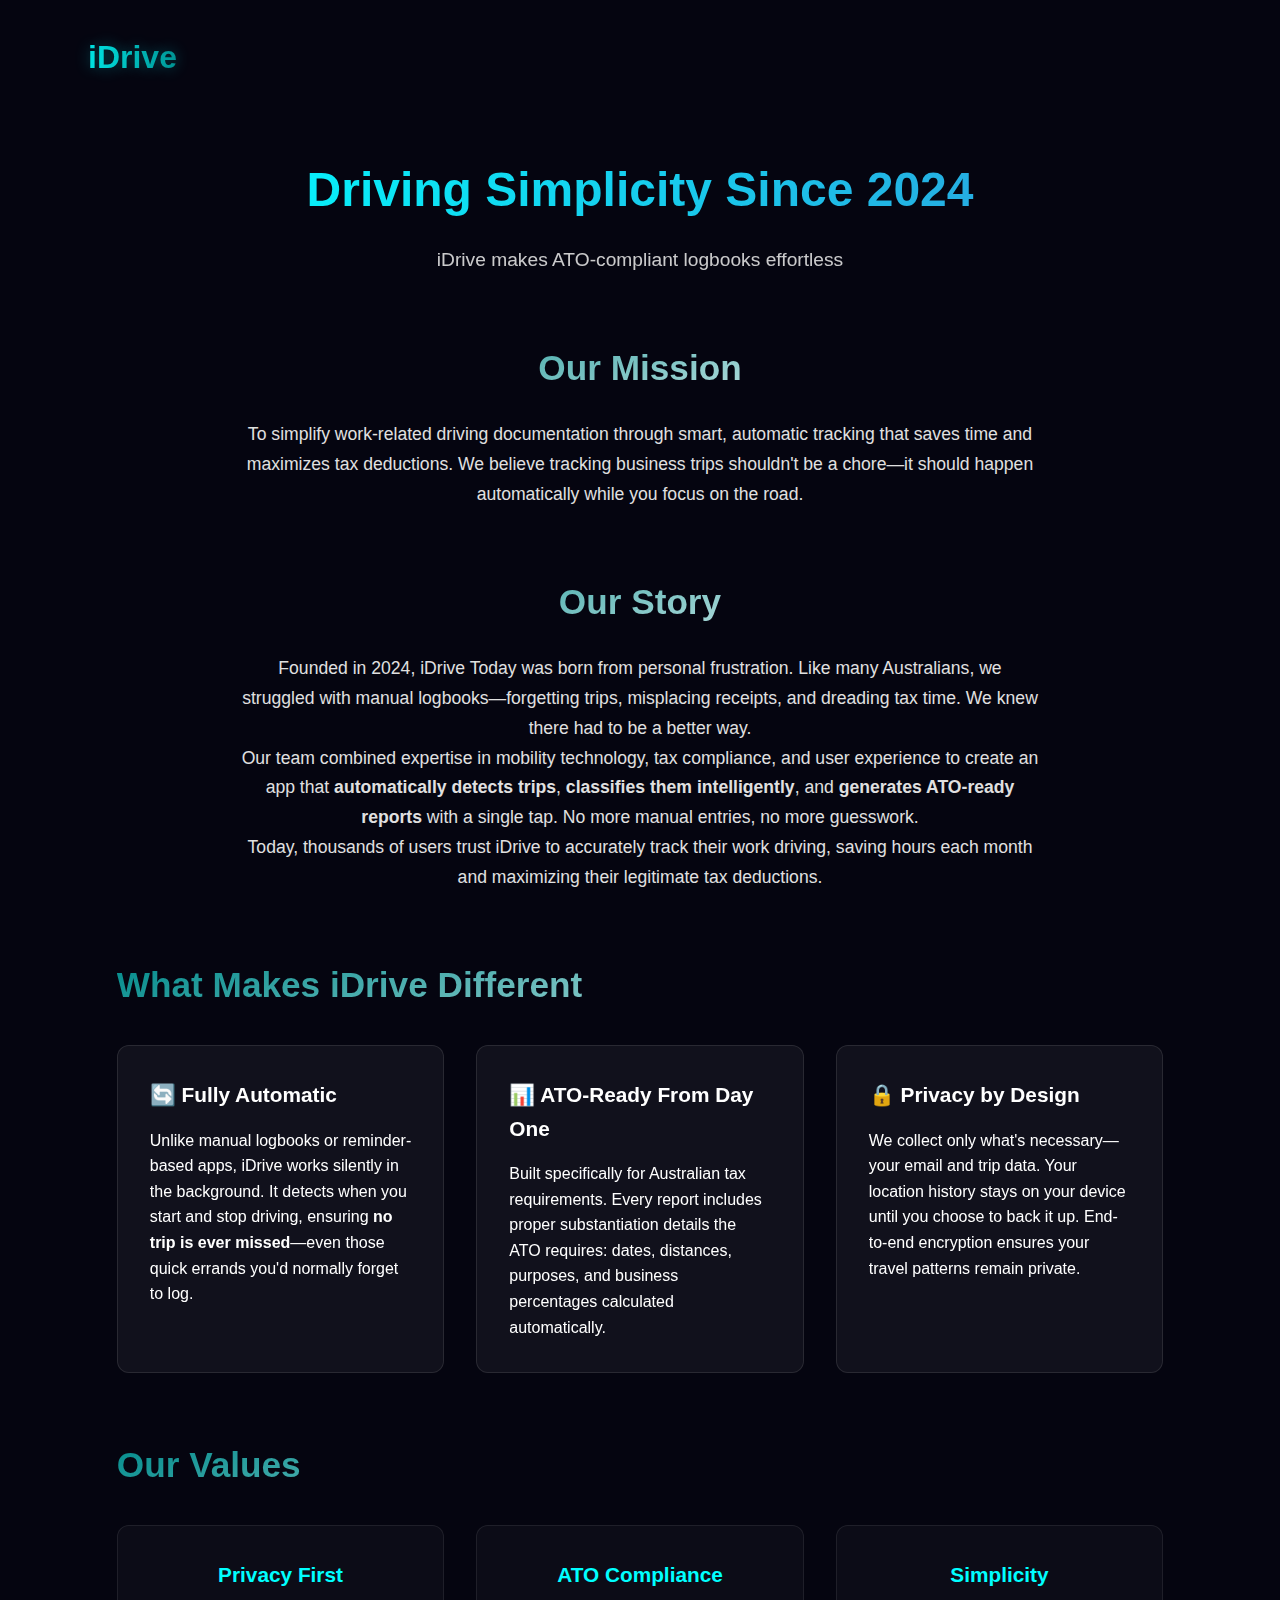
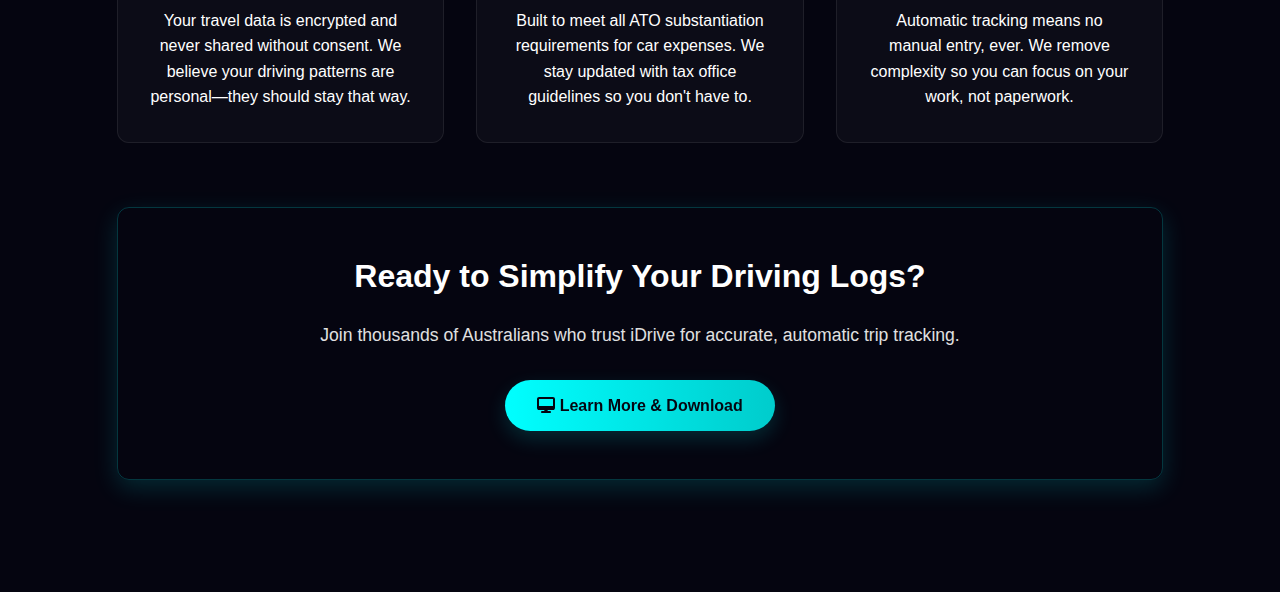
<file: about.html>
<!DOCTYPE html>
<html lang="en">
<head>
    <meta charset="UTF-8" />
    <meta name="viewport" content="width=device-width, initial-scale=1.0" />
    <title>iDrive— Your Automatic ATO Logbook</title>
    <meta name="description" content="Automatic trip tracking for work. Create ATO-compliant logbooks effortlessly. Just drive.">
    
    <!-- Icons -->
    <link rel="stylesheet" href="https://cdnjs.cloudflare.com/ajax/libs/font-awesome/6.4.0/css/all.min.css">
    
    <!-- CSS -->
    <link rel="stylesheet" href="css/style.css">
    
    <!-- Performance optimization -->
    <style>
        /* Critical CSS for initial render */
        .site-header {
            position: fixed;
            top: 0;
            left: 0;
            width: 100%;
            z-index: 1000;
            padding: 2rem 0;
            background: transparent;
        }
        .brand-title {
            font-size: 2rem;
            font-weight: 800;
            color: #FFFFFF;
            text-shadow: 0 0 15px rgba(0, 255, 255, 0.3);
            padding-left: 2rem;
        }
        .hero-section {
            padding-top: 8rem;
        }
    </style>
</head>
<body>
    <!-- ================================================= -->
    <!-- BACK BUTTON - MUST BE AT ROOT LEVEL -->
    <!-- ================================================= -->
    <a href="/" class="nav-back" id="backHome">
        <span class="back-icon"><i class="fas fa-arrow-left"></i></span>
        <span class="back-text">Back to Home</span>
    </a>
    
    <!-- ================================================= -->
    <!-- HEADER -->
    <!-- ================================================= -->
    <header class="site-header" id="main-header">
        <div class="container">
            <h1 class="brand-title" id="idrive-logo">iDrive</h1>
        </div>
    </header>   
    
    <!-- ================================================= -->
    <!-- MAIN CONTENT -->
    <!-- ================================================= -->
    <main class="about-page">
        <div class="container">
            <!-- Hero Section -->
            <section class="about-hero">
                <h1>Driving Simplicity Since 2024</h1>
                    <p class="subtitle">iDrive makes ATO-compliant logbooks effortless</p>
                </section>

                <!-- Mission Section -->
                <section class="about-mission">
                    <h2>Our Mission</h2>
                    <p>To simplify work-related driving documentation through smart, automatic tracking that saves time and maximizes tax deductions. We believe tracking business trips shouldn't be a chore—it should happen automatically while you focus on the road.</p>
                </section>

                <!-- Story Section -->
                <section class="about-story">
                    <h2>Our Story</h2>
                    <p>Founded in 2024, iDrive Today was born from personal frustration. Like many Australians, we struggled with manual logbooks—forgetting trips, misplacing receipts, and dreading tax time. We knew there had to be a better way.</p>
                    <p>Our team combined expertise in mobility technology, tax compliance, and user experience to create an app that <strong>automatically detects trips</strong>, <strong>classifies them intelligently</strong>, and <strong>generates ATO-ready reports</strong> with a single tap. No more manual entries, no more guesswork.</p>
                    <p>Today, thousands of users trust iDrive to accurately track their work driving, saving hours each month and maximizing their legitimate tax deductions.</p>
                </section>

                <!-- What Makes iDrive Different -->
                <section class="about-different">
                    <h2>What Makes iDrive Different</h2>
                    <div class="different-grid">
                        <div class="different-card">
                            <h3>🔄 Fully Automatic</h3>
                            <p>Unlike manual logbooks or reminder-based apps, iDrive works silently in the background. It detects when you start and stop driving, ensuring <strong>no trip is ever missed</strong>—even those quick errands you'd normally forget to log.</p>
                        </div>
                        <div class="different-card">
                            <h3>📊 ATO-Ready From Day One</h3>
                            <p>Built specifically for Australian tax requirements. Every report includes proper substantiation details the ATO requires: dates, distances, purposes, and business percentages calculated automatically.</p>
                        </div>
                        <div class="different-card">
                            <h3>🔒 Privacy by Design</h3>
                            <p>We collect only what's necessary—your email and trip data. Your location history stays on your device until you choose to back it up. End-to-end encryption ensures your travel patterns remain private.</p>
                        </div>
                    </div>
                </section>

                <!-- Team/Values Section -->
                <section class="about-values">
                    <h2>Our Values</h2>
                    <div class="values-grid">
                        <div class="value-card">
                            <h3>Privacy First</h3>
                            <p>Your travel data is encrypted and never shared without consent. We believe your driving patterns are personal—they should stay that way.</p>
                        </div>
                        <div class="value-card">
                            <h3>ATO Compliance</h3>
                            <p>Built to meet all ATO substantiation requirements for car expenses. We stay updated with tax office guidelines so you don't have to.</p>
                        </div>
                        <div class="value-card">
                            <h3>Simplicity</h3>
                            <p>Automatic tracking means no manual entry, ever. We remove complexity so you can focus on your work, not paperwork.</p>
                        </div>
                    </div>
                </section>

                <!-- Global Download CTA -->
                <section class="download-cta">
                    <h2>Ready to Simplify Your Driving Logs?</h2>
                    <p>Join thousands of Australians who trust iDrive for accurate, automatic trip tracking.</p>
                    <a href="../index.html#download" class="btn btn-primary" id="downloadBtn">
                        <i class="fas fa-car"></i> Download iDrive Today
                    </a>
                </section>
            </div>
        </main>

            <!-- JavaScript -->
    <script src="js/script.js"></script>
</body>
</html>
</file>
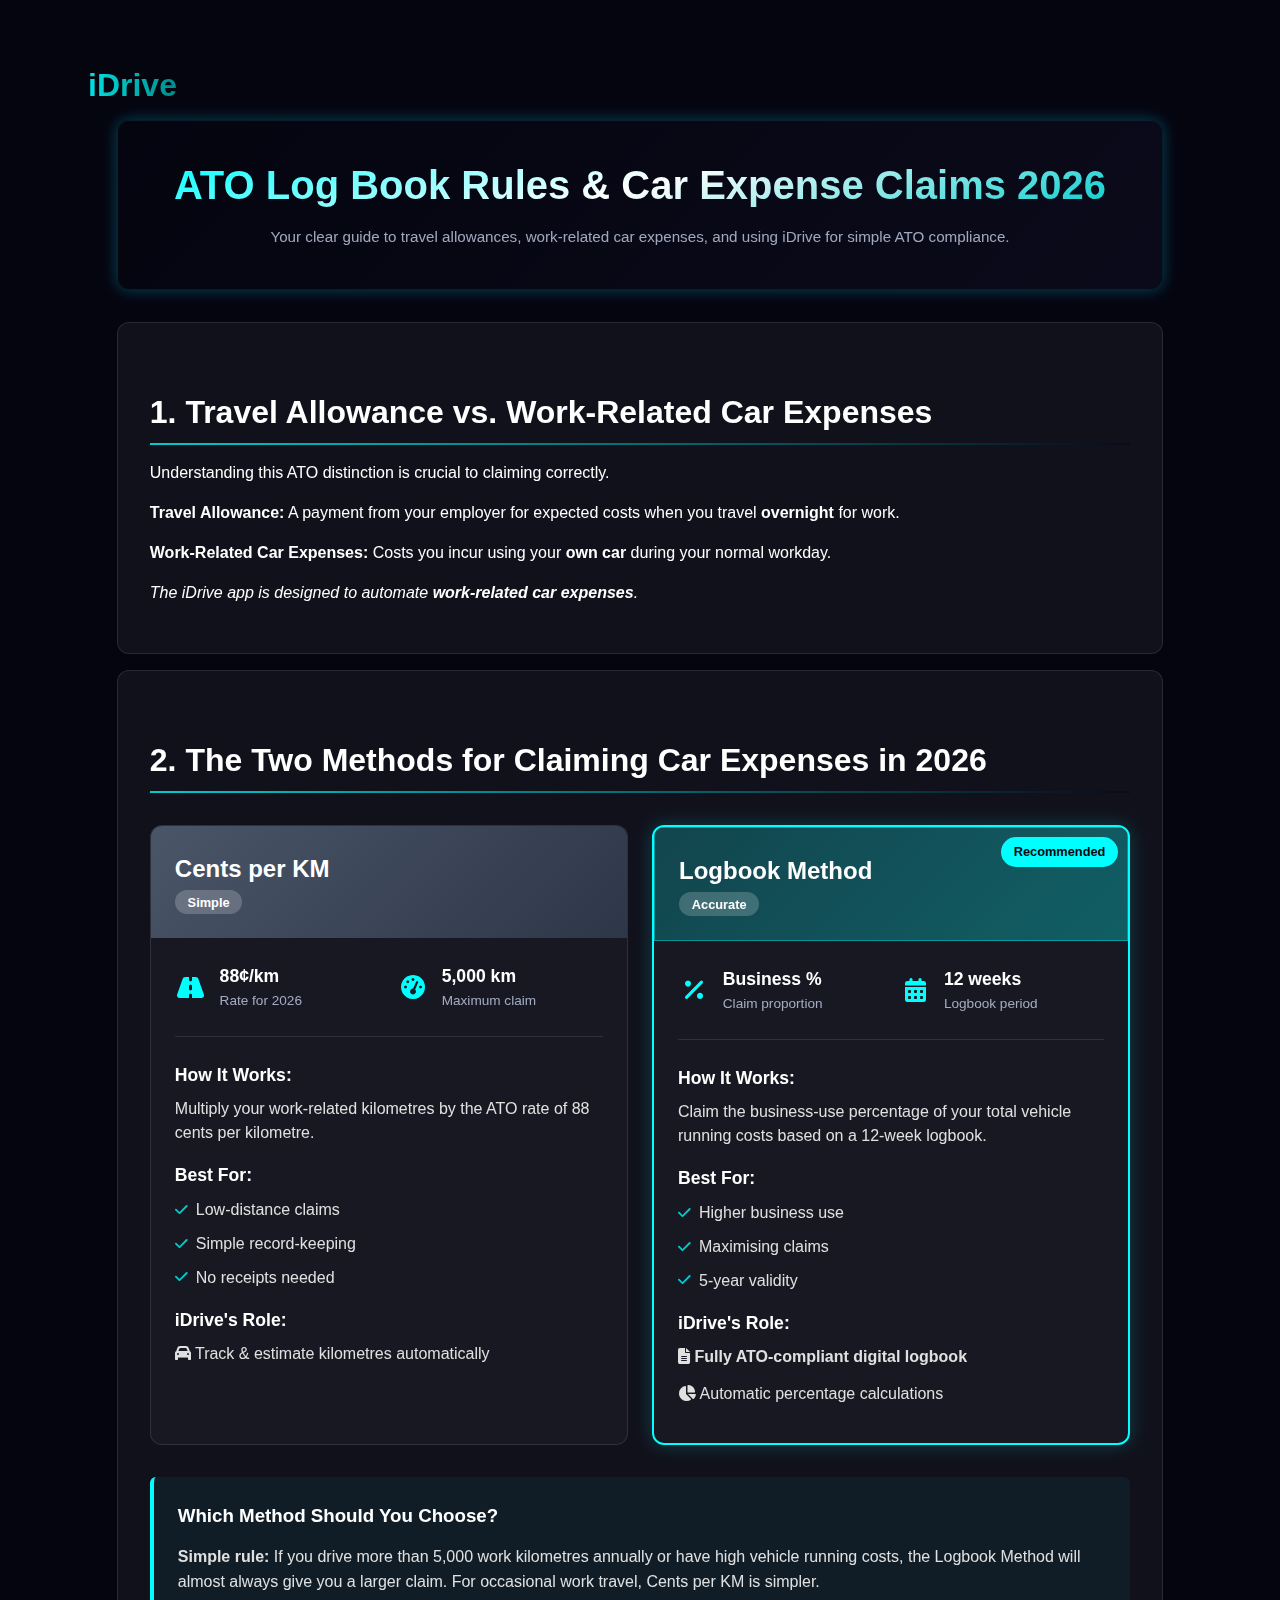
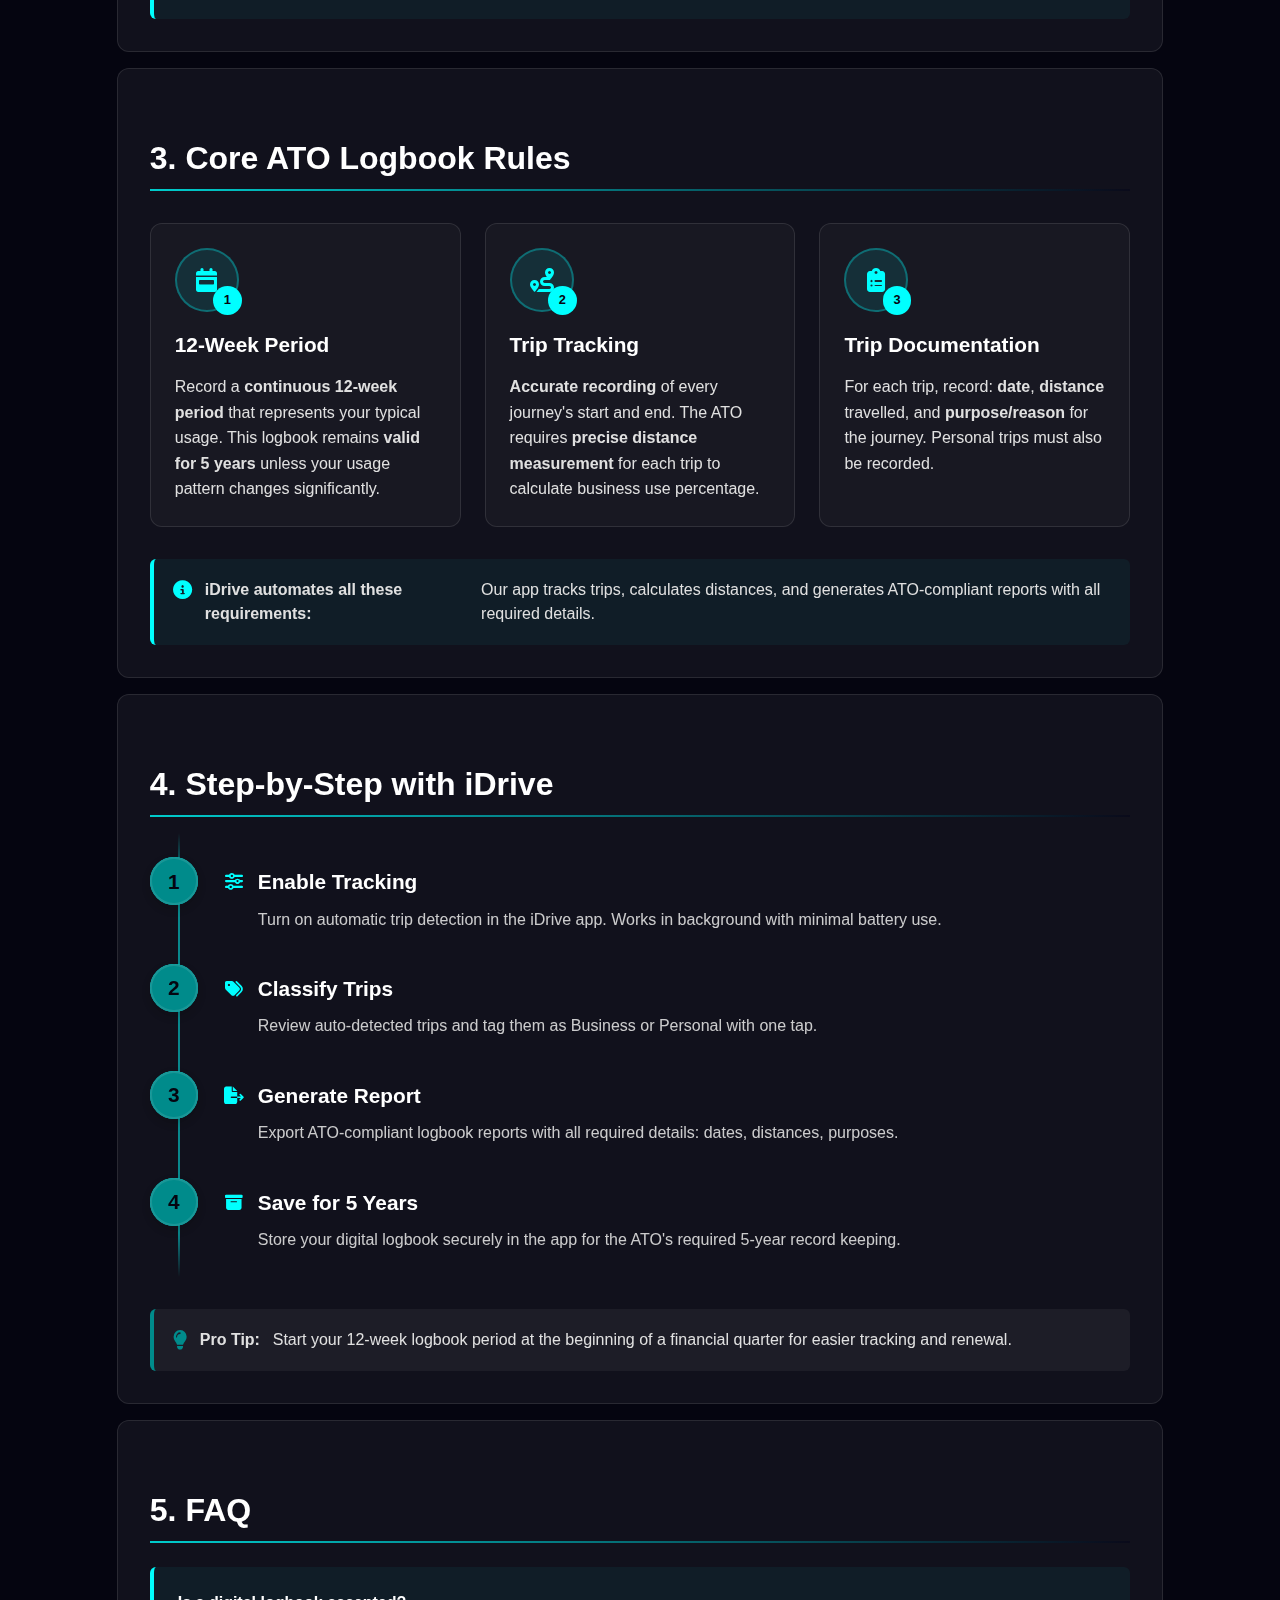
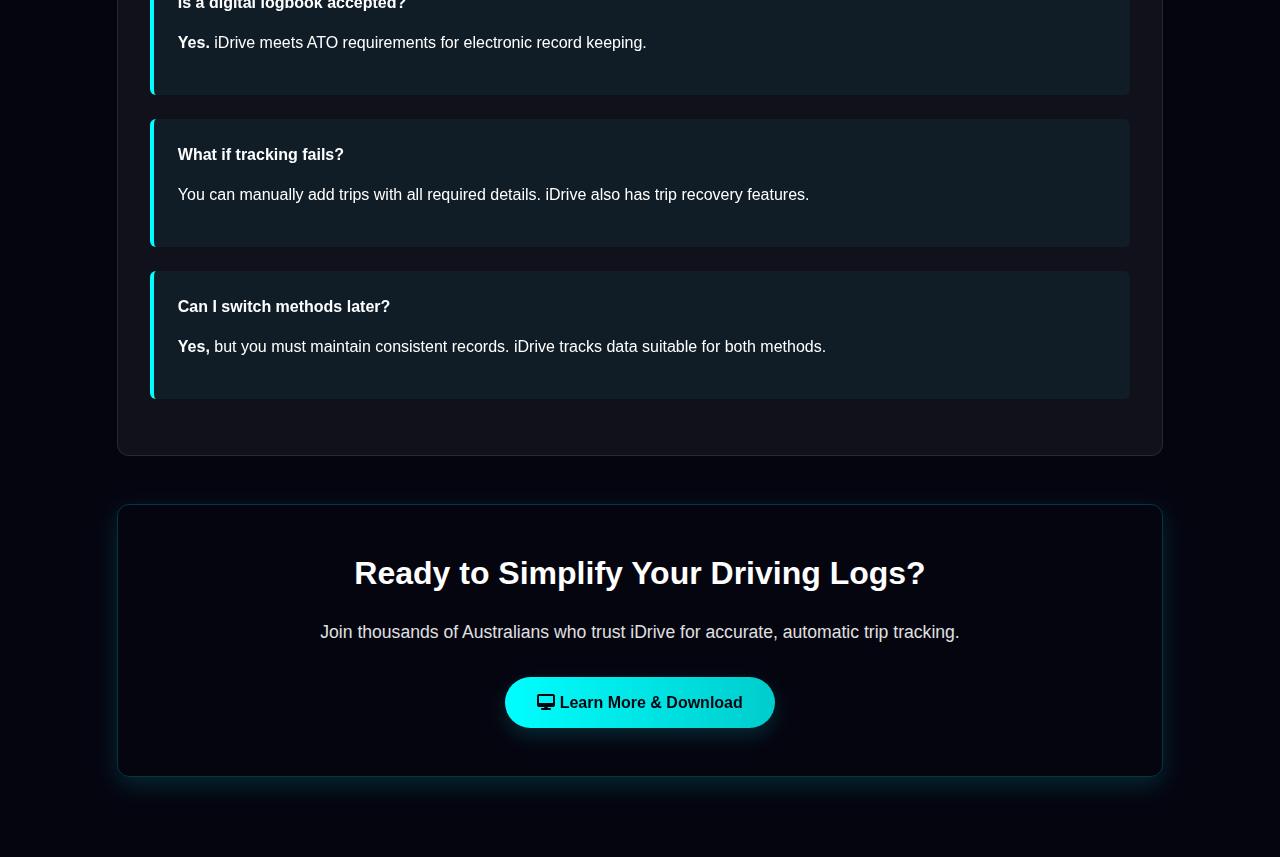
<file: ato.html>
<!DOCTYPE html>
<html lang="en">
<head>
    <meta charset="UTF-8" />
    <meta name="viewport" content="width=device-width, initial-scale=1.0" />
    <title>ATO Log Book Rules & Car Expense Claims 2026 | iDrive</title>
    <meta name="description" content="A clear guide to ATO logbook rules, travel allowances, and using the iDrive app to easily claim 2025-2026 work-related car expenses.">

    <!-- Icons -->
    <link rel="stylesheet" href="https://cdnjs.cloudflare.com/ajax/libs/font-awesome/6.4.0/css/all.min.css">

    <!-- CSS -->
    <link rel="stylesheet" href="../css/style.css">
</head>
<body>

    <!-- ================================================= -->
    <!-- BACK BUTTON -->
    <!-- ================================================= -->
    <a href="/" class="nav-back" id="backHome">
        <span class="back-icon"><i class="fas fa-arrow-left"></i></span>
        <span class="back-text">Back to Home</span>
    </a>

    <!-- ================================================= -->
    <!-- HEADER -->
    <!-- ================================================= -->
    <header class="site-header" id="main-header">
        <div class="container">
            <h1 class="brand-title" id="idrive-logo">iDrive</h1>
        </div>
    </header>

    <!-- ================================================= -->
    <!-- MAIN CONTENT -->
    <!-- ================================================= -->
    <main class="ato-page">
        <div class="container">
                <header class="ato-hero">
                    <h1>ATO Log Book Rules & Car Expense Claims 2026</h1>
                    <p class="article-meta">
                        Your clear guide to travel allowances, work-related car expenses, and using iDrive for simple ATO compliance.
                    </p>
                </header>

                <div class="ato-content-card">
                    <h2>1. Travel Allowance vs. Work-Related Car Expenses</h2>
                    <p>Understanding this ATO distinction is crucial to claiming correctly.</p>
                    <p><strong>Travel Allowance:</strong> A payment from your employer for expected costs when you travel <strong>overnight</strong> for work.</p>
                    <p><strong>Work-Related Car Expenses:</strong> Costs you incur using your <strong>own car</strong> during your normal workday.</p>
                    <p><em>The iDrive app is designed to automate <strong>work-related car expenses</strong>.</em></p>
                </div>

                <div class="ato-content-card">
                    <h2>2. The Two Methods for Claiming Car Expenses in 2026</h2>
                    
                    <div class="claim-methods-grid">
                        <!-- Cents per KM Card -->
                        <div class="method-card">
                            <div class="method-card-header cents-per-km">
                                <h3>Cents per KM</h3>
                                <span class="method-badge">Simple</span>
                            </div>
                            <div class="method-card-body">
                                <div class="method-stats">
                                    <div class="stat-item">
                                        <i class="fas fa-road"></i>
                                        <div class="stat-content">
                                            <span class="stat-value">88¢/km</span>
                                            <span class="stat-label">Rate for 2026</span>
                                        </div>
                                    </div>
                                    <div class="stat-item">
                                        <i class="fas fa-tachometer-alt"></i>
                                        <div class="stat-content">
                                            <span class="stat-value">5,000 km</span>
                                            <span class="stat-label">Maximum claim</span>
                                        </div>
                                    </div>
                                </div>
                                
                                <div class="method-details">
                                    <h4>How It Works:</h4>
                                    <p>Multiply your work-related kilometres by the ATO rate of 88 cents per kilometre.</p>
                                    
                                    <h4>Best For:</h4>
                                    <ul class="method-benefits">
                                        <li><i class="fas fa-check"></i> Low-distance claims</li>
                                        <li><i class="fas fa-check"></i> Simple record-keeping</li>
                                        <li><i class="fas fa-check"></i> No receipts needed</li>
                                    </ul>
                                    
                                    <h4>iDrive's Role:</h4>
                                    <p><i class="fas fa-car"></i> Track & estimate kilometres automatically</p>
                                </div>
                            </div>
                        </div>

                        <!-- Logbook Method Card -->
                        <div class="method-card method-card-featured">
                            <div class="featured-badge">Recommended</div>
                            <div class="method-card-header logbook-method">
                                <h3>Logbook Method</h3>
                                <span class="method-badge">Accurate</span>
                            </div>
                            <div class="method-card-body">
                                <div class="method-stats">
                                    <div class="stat-item">
                                        <i class="fas fa-percentage"></i>
                                        <div class="stat-content">
                                            <span class="stat-value">Business %</span>
                                            <span class="stat-label">Claim proportion</span>
                                        </div>
                                    </div>
                                    <div class="stat-item">
                                        <i class="fas fa-calendar-alt"></i>
                                        <div class="stat-content">
                                            <span class="stat-value">12 weeks</span>
                                            <span class="stat-label">Logbook period</span>
                                        </div>
                                    </div>
                                </div>
                                
                                <div class="method-details">
                                    <h4>How It Works:</h4>
                                    <p>Claim the business-use percentage of your total vehicle running costs based on a 12-week logbook.</p>
                                    
                                    <h4>Best For:</h4>
                                    <ul class="method-benefits">
                                        <li><i class="fas fa-check"></i> Higher business use</li>
                                        <li><i class="fas fa-check"></i> Maximising claims</li>
                                        <li><i class="fas fa-check"></i> 5-year validity</li>
                                    </ul>
                                    
                                    <h4>iDrive's Role:</h4>
                                    <p><i class="fas fa-file-alt"></i> <strong>Fully ATO-compliant digital logbook</strong></p>
                                    <p><i class="fas fa-chart-pie"></i> Automatic percentage calculations</p>
                                </div>
                            </div>
                        </div>
                    </div>
                    
                    <div class="method-chooser">
                        <h3>Which Method Should You Choose?</h3>
                        <p><strong>Simple rule:</strong> If you drive more than 5,000 work kilometres annually or have high vehicle running costs, the Logbook Method will almost always give you a larger claim. For occasional work travel, Cents per KM is simpler.</p>
                    </div>
                </div>

                <div class="ato-content-card">
                    <h2>3. Core ATO Logbook Rules</h2>
                    
                    <div class="rules-grid">
                        <div class="rule-card">
                            <div class="rule-icon">
                                <i class="fas fa-calendar-week"></i>
                                <span class="rule-number">1</span>
                            </div>
                            <div class="rule-content">
                                <h3>12-Week Period</h3>
                                <p>Record a <strong>continuous 12-week period</strong> that represents your typical usage. This logbook remains <strong>valid for 5 years</strong> unless your usage pattern changes significantly.</p>
                            </div>
                        </div>
                        
                        <div class="rule-card">
                            <div class="rule-icon">
                                <i class="fas fa-route"></i>
                                <span class="rule-number">2</span>
                            </div>
                            <div class="rule-content">
                                <h3>Trip Tracking</h3>
                                <p><strong>Accurate recording</strong> of every journey's start and end. The ATO requires <strong>precise distance measurement</strong> for each trip to calculate business use percentage.</p>
                            </div>
                        </div>
                        
                        <div class="rule-card">
                            <div class="rule-icon">
                                <i class="fas fa-clipboard-list"></i>
                                <span class="rule-number">3</span>
                            </div>
                            <div class="rule-content">
                                <h3>Trip Documentation</h3>
                                <p>For each trip, record: <strong>date</strong>, <strong>distance</strong> travelled, and <strong>purpose/reason</strong> for the journey. Personal trips must also be recorded.</p>
                            </div>
                        </div>
                    </div>
                    
                    <div class="rules-note">
                        <p><i class="fas fa-info-circle"></i> <strong>iDrive automates all these requirements:</strong> Our app tracks trips, calculates distances, and generates ATO-compliant reports with all required details.</p>
                    </div>
                </div>
                <div class="ato-content-card">
                    <h2>4. Step-by-Step with iDrive</h2>
                    
                    <div class="process-timeline">
                        <div class="process-step">
                            <div class="step-number">
                                <span>1</span>
                            </div>
                            <div class="step-content">
                                <h3><i class="fas fa-sliders-h"></i> Enable Tracking</h3>
                                <p>Turn on automatic trip detection in the iDrive app. Works in background with minimal battery use.</p>
                            </div>
                        </div>
                        
                        <div class="process-step">
                            <div class="step-number">
                                <span>2</span>
                            </div>
                            <div class="step-content">
                                <h3><i class="fas fa-tags"></i> Classify Trips</h3>
                                <p>Review auto-detected trips and tag them as Business or Personal with one tap.</p>
                            </div>
                        </div>
                        
                        <div class="process-step">
                            <div class="step-number">
                                <span>3</span>
                            </div>
                            <div class="step-content">
                                <h3><i class="fas fa-file-export"></i> Generate Report</h3>
                                <p>Export ATO-compliant logbook reports with all required details: dates, distances, purposes.</p>
                            </div>
                        </div>
                        
                        <div class="process-step">
                            <div class="step-number">
                                <span>4</span>
                            </div>
                            <div class="step-content">
                                <h3><i class="fas fa-archive"></i> Save for 5 Years</h3>
                                <p>Store your digital logbook securely in the app for the ATO's required 5-year record keeping.</p>
                            </div>
                        </div>
                    </div>
                    
                    <div class="process-note">
                        <p><i class="fas fa-lightbulb"></i> <strong>Pro Tip:</strong> Start your 12-week logbook period at the beginning of a financial quarter for easier tracking and renewal.</p>
                    </div>
                </div>

                <div class="ato-content-card">
                    <h2>5. FAQ</h2>
                    <div class="ato-faq-item">
                        <p class="ato-faq-q">Is a digital logbook accepted?</p>
                        <p><strong>Yes.</strong> iDrive meets ATO requirements for electronic record keeping.</p>
                    </div>
                    <div class="ato-faq-item">
                        <p class="ato-faq-q">What if tracking fails?</p>
                        <p>You can manually add trips with all required details. iDrive also has trip recovery features.</p>
                    </div>
                    <div class="ato-faq-item">
                        <p class="ato-faq-q">Can I switch methods later?</p>
                        <p><strong>Yes,</strong> but you must maintain consistent records. iDrive tracks data suitable for both methods.</p>
                    </div>
                </div>


            <!-- Global Download CTA -->
            <section class="download-cta">
                <div class="download-cta-inner">
                    <h2>Ready to Simplify Your Driving Logs?</h2>
                    <p>Join thousands of Australians who trust iDrive for accurate, automatic trip tracking.</p>
                    <a href="../index.html#download" class="btn btn-primary" id="downloadBtn">
                        <i class="fas fa-car"></i> Download iDrive Today
                    </a>
                </div>
            </section>

        </div> <!-- /.container -->
    </main>

    <!-- JS -->
    <script src="../js/script.js"></script>
</body>
</html>
</file>
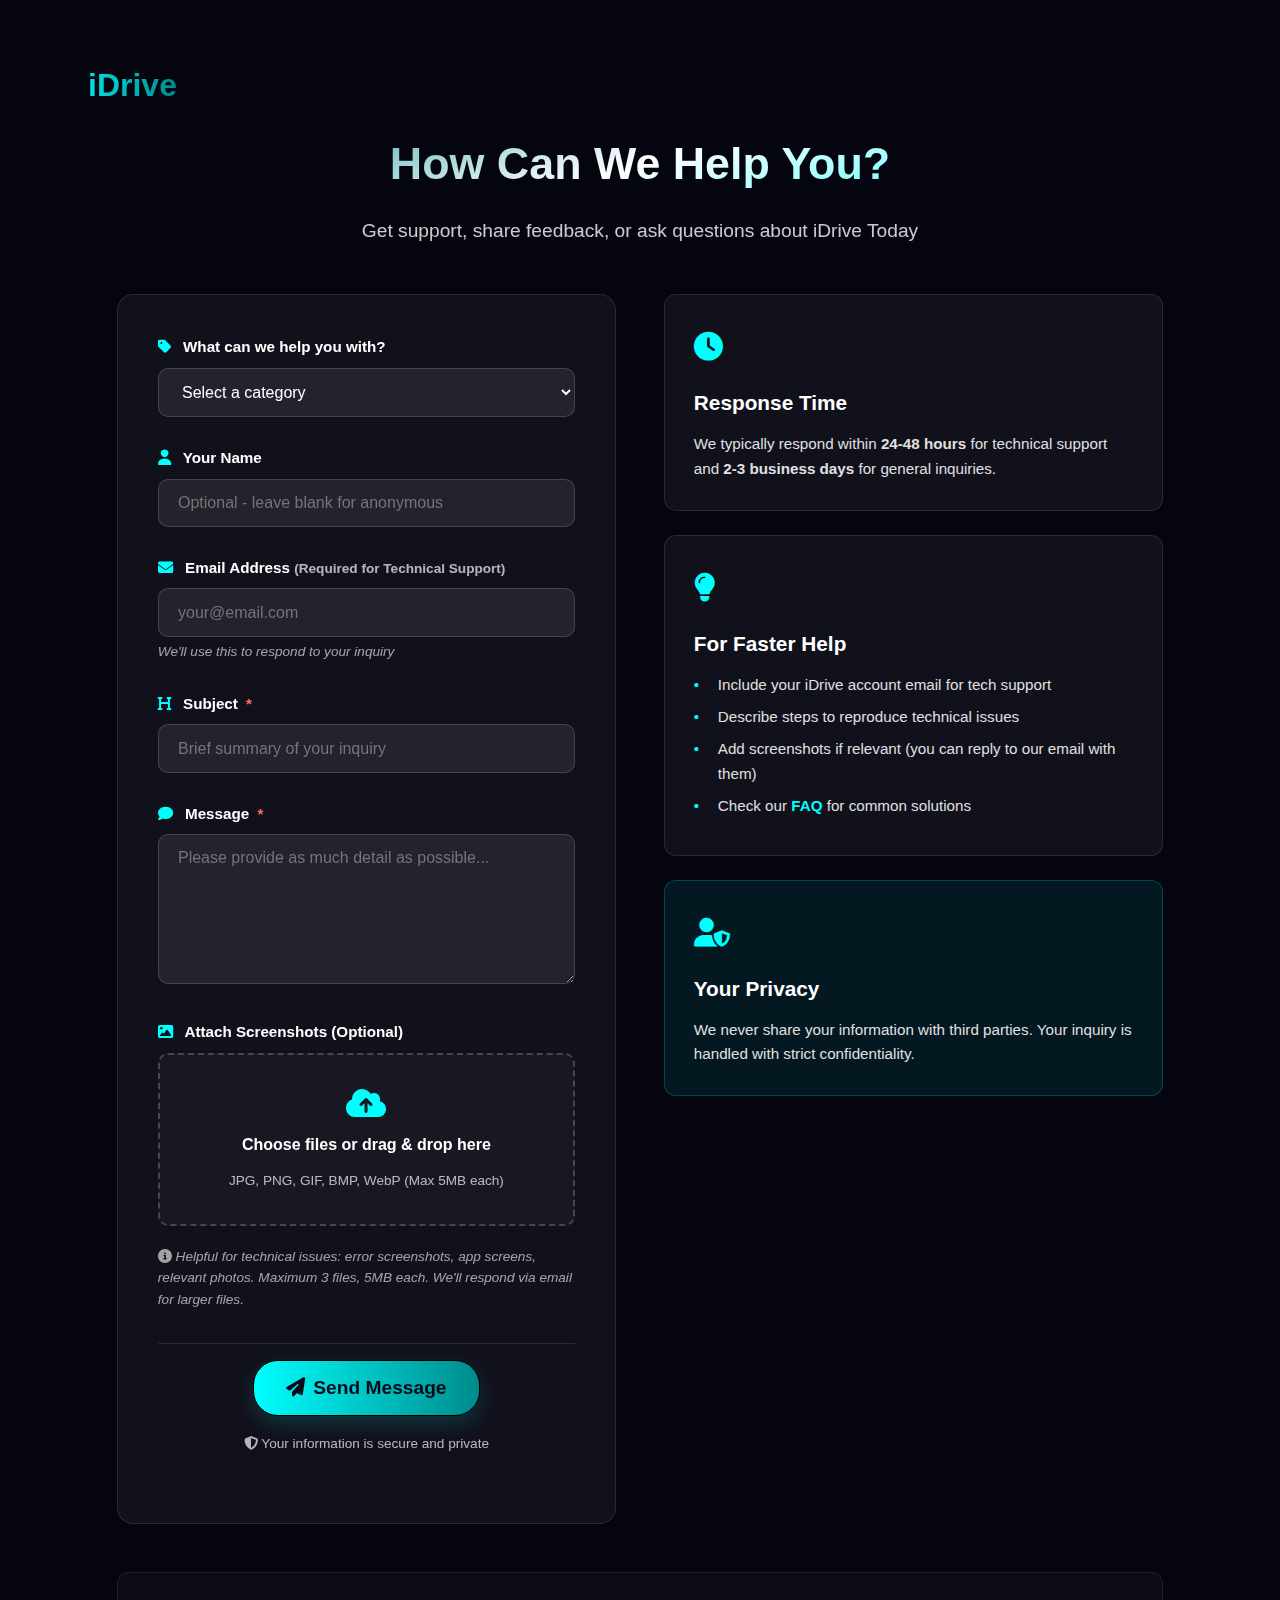
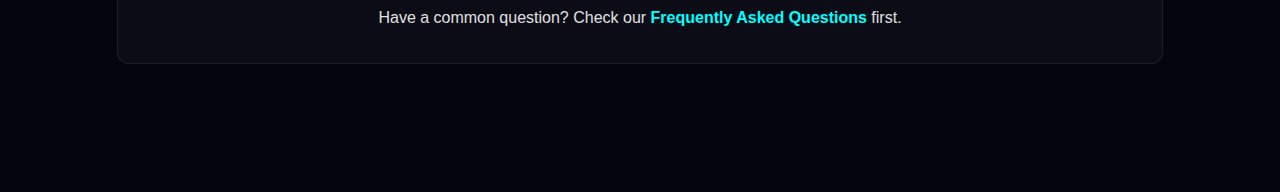
<file: contact.html>
<!DOCTYPE html>
<html lang="en">
<head>
    <meta charset="UTF-8" />
    <meta name="viewport" content="width=device-width, initial-scale=1.0" />
    <title>Contact iDrive Today | Support & Feedback</title>
    <meta name="description" content="Get help with iDrive Today. Contact our support team for technical issues, feedback, or business inquiries.">
    
    <!-- Icons -->
    <link rel="stylesheet" href="https://cdnjs.cloudflare.com/ajax/libs/font-awesome/6.4.0/css/all.min.css">
    
    <!-- CSS -->
    <link rel="stylesheet" href="css/style.css">
    
    <!-- Contact page specific styles -->
    <style>
        /* Will be moved to main CSS later */
        .contact-page {
            padding: 4rem 0;
            background: var(--color-darker);
        }
    </style>
</head>
<body class="contact-page">
    <!-- Back Button -->
    <a href="/" class="nav-back" id="backHome">
        <span class="back-icon"><i class="fas fa-arrow-left"></i></span>
        <span class="back-text">Back to Home</span>
    </a>
    
    <!-- Header -->
    <header class="site-header" id="main-header">
        <div class="container">
            <h1 class="brand-title" id="idrive-logo">iDrive</h1>
        </div>
    </header>
    
    <!-- Main Content -->
    <main class="contact-page-content">
        <div class="container">
            <!-- Hero Section -->
            <section class="contact-hero">
                <h1>How Can We Help You?</h1>
                <p class="subtitle">Get support, share feedback, or ask questions about iDrive Today</p>
            </section>
            
            <!-- Contact Grid -->
            <div class="contact-grid">
                <!-- Left: Contact Form -->
                <div class="contact-form-container">
                    <form id="contactForm" class="contact-form">
                        <!-- Category Selection -->
                        <div class="form-group">
                            <label for="category" class="form-label">
                                <i class="fas fa-tag"></i> What can we help you with?
                            </label>
                            <select id="category" name="category" class="form-select" required>
                                <option value="" disabled selected>Select a category</option>
                                <option value="feedback">Feedback & Suggestions</option>
                                <option value="tech">Technical Support</option>
                                <option value="other">Other Inquiry</option>
                            </select>
                        </div>
                        
                        <!-- User Info (Always visible) -->
                        <div class="form-group">
                            <label for="name" class="form-label">
                                <i class="fas fa-user"></i> Your Name
                            </label>
                            <input type="text" id="name" name="name" class="form-input" 
                                   placeholder="Optional - leave blank for anonymous">
                        </div>
                        
                        <!-- Email (Conditional based on category) -->
                        <div class="form-group" id="emailGroup">
                            <label for="email" class="form-label">
                                <i class="fas fa-envelope"></i> Email Address
                                <span class="form-note">(Required for Technical Support)</span>
                            </label>
                            <input type="email" id="email" name="email" class="form-input" 
                                   placeholder="your@email.com">
                            <div class="form-hint" id="emailHint">
                                We'll use this to respond to your inquiry
                            </div>
                        </div>
                        
                        <!-- Tech Support Specific (Hidden by default) -->
                        <div class="form-group tech-specific" id="techFields" style="display: none;">
                            <label for="userEmail" class="form-label">
                                <i class="fas fa-key"></i> iDrive Account Email
                                <span class="form-required">*</span>
                            </label>
                            <input type="email" id="userEmail" name="userEmail" class="form-input" 
                                   placeholder="The email you use to log into iDrive">
                            <div class="form-hint">
                                Required for technical support to access your account details
                            </div>
                        </div>
                        
                        <!-- Subject -->
                        <div class="form-group">
                            <label for="subject" class="form-label">
                                <i class="fas fa-heading"></i> Subject
                                <span class="form-required">*</span>
                            </label>
                            <input type="text" id="subject" name="subject" class="form-input" 
                                   placeholder="Brief summary of your inquiry" required>
                        </div>
                        
                        <!-- Message -->
                        <div class="form-group">
                            <label for="message" class="form-label">
                                <i class="fas fa-comment"></i> Message
                                <span class="form-required">*</span>
                            </label>
                            <textarea id="message" name="message" class="form-textarea" 
                                      rows="6" placeholder="Please provide as much detail as possible..." 
                                      required></textarea>
                        </div>

                        <!-- Optional File Upload -->
                        <div class="form-group">
                            <label class="form-label">
                                <i class="fas fa-image"></i> Attach Screenshots (Optional)
                            </label>
                            
                            <div class="file-upload-container">
                                <div class="file-input-wrapper">
                                    <input type="file" 
                                        id="attachments" 
                                        name="attachments" 
                                        class="file-input"
                                        accept=".jpg,.jpeg,.png,.gif,.bmp,.webp"
                                        multiple
                                        onchange="updateFileList()">
                                    
                                    <label for="attachments" class="file-upload-label">
                                        <i class="fas fa-cloud-upload-alt"></i>
                                        <span class="upload-text">Choose files or drag & drop here</span>
                                        <span class="upload-hint">JPG, PNG, GIF, BMP, WebP (Max 5MB each)</span>
                                    </label>
                                </div>
                                
                                <!-- Selected files list -->
                                <div id="fileList" class="file-list"></div>
                                
                                <!-- Upload hint -->
                                <div class="form-hint">
                                    <i class="fas fa-info-circle"></i> 
                                    Helpful for technical issues: error screenshots, app screens, relevant photos.
                                    Maximum 3 files, 5MB each. We'll respond via email for larger files.
                                </div>
                            </div>
                        </div>
                        <!-- Form Status Messages -->
                        <div id="formStatus" class="form-status" style="display: none;"></div>
                                                
                        <!-- Anti-spam Honeypot -->
                        <div class="form-group honeypot" style="display: none;">
                            <label for="website">Do not fill this out</label>
                            <input type="text" id="website" name="website">
                        </div>
                        
                        <!-- Timestamp (for rate limiting) -->
                        <input type="hidden" id="formTimestamp" name="timestamp">
                        
                        <!-- Submit Button -->
                        <div class="form-group submit-container">
                            <div class="button-wrapper">
                                <button type="submit" class="btn btn-primary btn-large">
                                    <i class="fas fa-paper-plane"></i> Send Message
                                </button>
                                <div class="form-note">
                                    <i class="fas fa-shield-alt"></i> Your information is secure and private
                                </div>
                            </div>
                        </div>
                    </form>
                </div>
                
                <!-- Right: Contact Info & Help -->
                <div class="contact-info">
                    <!-- Response Time -->
                    <div class="info-card">
                        <div class="info-icon">
                            <i class="fas fa-clock"></i>
                        </div>
                        <h3>Response Time</h3>
                        <p>We typically respond within <strong>24-48 hours</strong> for technical support and <strong>2-3 business days</strong> for general inquiries.</p>
                    </div>
                    
                    <!-- What to Include -->
                    <div class="info-card">
                        <div class="info-icon">
                            <i class="fas fa-lightbulb"></i>
                        </div>
                        <h3>For Faster Help</h3>
                        <ul class="info-list">
                            <li>Include your iDrive account email for tech support</li>
                            <li>Describe steps to reproduce technical issues</li>
                            <li>Add screenshots if relevant (you can reply to our email with them)</li>
                            <li>Check our <a href="/index.html#faq">FAQ</a> for common solutions</li>
                        </ul>
                    </div>
                    
                    <!-- Privacy Note -->
                    <div class="info-card privacy-note">
                        <div class="info-icon">
                            <i class="fas fa-user-shield"></i>
                        </div>
                        <h3>Your Privacy</h3>
                        <p>We never share your information with third parties. Your inquiry is handled with strict confidentiality.</p>
                    </div>
                </div>
            </div>
            
            <!-- FAQ Link -->
            <div class="faq-link">
                <p>Have a common question? Check our <a href="/index.html#faq">Frequently Asked Questions</a> first.</p>
            </div>
        </div>
    </main>
        <!-- JavaScript -->
    <script src="js/script.js"></script>
</body>
</html>
</file>
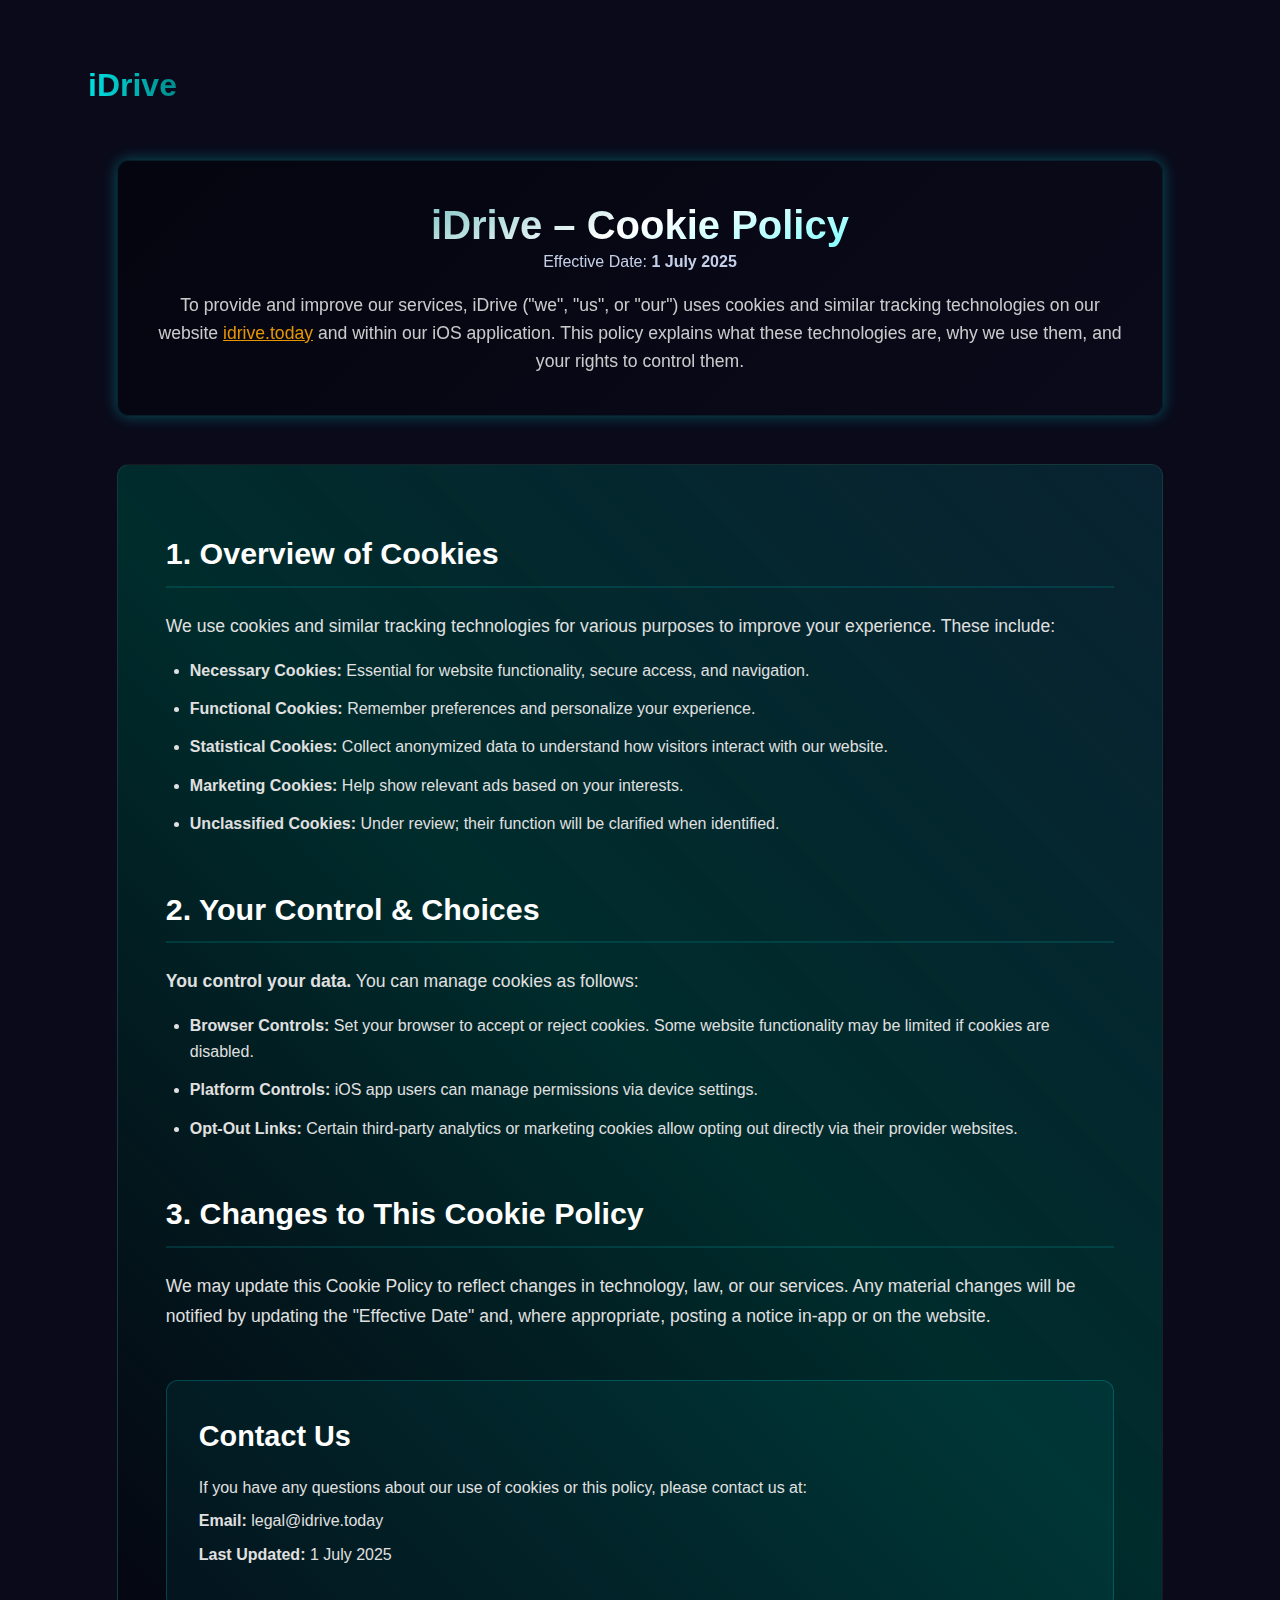
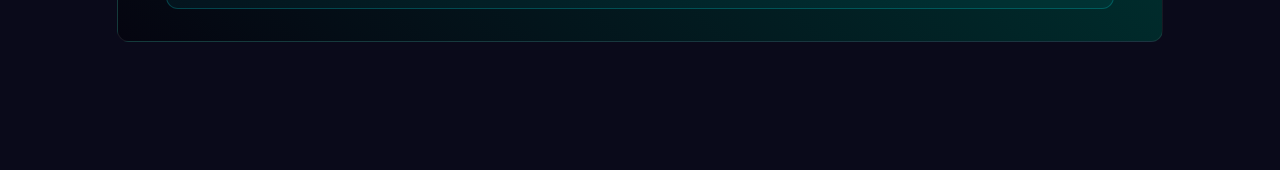
<file: cookie.html>
<!DOCTYPE html>
<html lang="en">
<head>
    <meta charset="UTF-8">
    <meta name="viewport" content="width=device-width, initial-scale=1.0">
    <title>Cookie Policy | iDrive</title>
    <meta name="description" content="iDrive Cookie Policy. Learn about how we use cookies and similar technologies on our website and app.">
    <link rel="stylesheet" href="https://cdnjs.cloudflare.com/ajax/libs/font-awesome/6.4.0/css/all.min.css">
    <link rel="stylesheet" href="../css/style.css">
</head>
<body>
    <!-- Back Button -->
    <a href="/" class="nav-back" id="backHome">
        <span class="back-icon"><i class="fas fa-arrow-left"></i></span>
        <span class="back-text">Back to Home</span>
    </a>

    <!-- Header -->
    <header class="site-header" id="main-header">
        <div class="container">
            <h1 class="brand-title" id="idrive-logo">iDrive</h1>
        </div>
    </header>

    <!-- Main Content -->
    <main class="legal-page">
        <div class="container">
            <article class="legal-document">
                <header class="legal-header">
                    <h1>iDrive – Cookie Policy</h1>
                    <p class="effective-date">Effective Date: <strong>1 July 2025</strong></p>
                    <p class="legal-intro">
                        To provide and improve our services, iDrive ("we", "us", or "our") uses cookies and similar tracking technologies on our website <a href="https://idrive.today">idrive.today</a> and within our iOS application. This policy explains what these technologies are, why we use them, and your rights to control them.
                    </p>
                </header>

                <div class="legal-section-card">
                    <div class="legal-content">
                        <!-- Section 1: Overview -->
                        <section class="legal-section">
                            <h2>1. Overview of Cookies</h2>
                            <p>We use cookies and similar tracking technologies for various purposes to improve your experience. These include:</p>
                            <ul class="legal-list">
                                <li><strong>Necessary Cookies:</strong> Essential for website functionality, secure access, and navigation.</li>
                                <li><strong>Functional Cookies:</strong> Remember preferences and personalize your experience.</li>
                                <li><strong>Statistical Cookies:</strong> Collect anonymized data to understand how visitors interact with our website.</li>
                                <li><strong>Marketing Cookies:</strong> Help show relevant ads based on your interests.</li>
                                <li><strong>Unclassified Cookies:</strong> Under review; their function will be clarified when identified.</li>
                            </ul>
                        </section>

                        <!-- Section 2: Your Control & Choices -->
                        <section class="legal-section">
                            <h2>2. Your Control & Choices</h2>
                            <p><strong>You control your data.</strong> You can manage cookies as follows:</p>
                            <ul class="legal-list">
                                <li><strong>Browser Controls:</strong> Set your browser to accept or reject cookies. Some website functionality may be limited if cookies are disabled.</li>
                                <li><strong>Platform Controls:</strong> iOS app users can manage permissions via device settings.</li>
                                <li><strong>Opt-Out Links:</strong> Certain third-party analytics or marketing cookies allow opting out directly via their provider websites.</li>
                            </ul>
                        </section>

                        <!-- Section 3: Changes -->
                        <section class="legal-section">
                            <h2>3. Changes to This Cookie Policy</h2>
                            <p>We may update this Cookie Policy to reflect changes in technology, law, or our services. Any material changes will be notified by updating the "Effective Date" and, where appropriate, posting a notice in-app or on the website.</p>
                        </section>

                        <!-- Contact Section -->
                        <section class="legal-contact">
                            <h3>Contact Us</h3>
                            <p>If you have any questions about our use of cookies or this policy, please contact us at:</p>
                            <p><strong>Email:</strong> legal@idrive.today</p>
                            <p><strong>Last Updated:</strong> 1 July 2025</p>
                        </section>
                    </div>
                </div>

            </article>
        </div>
    </main>

    <script src="../js/script.js"></script>
</body>
</html>
</file>
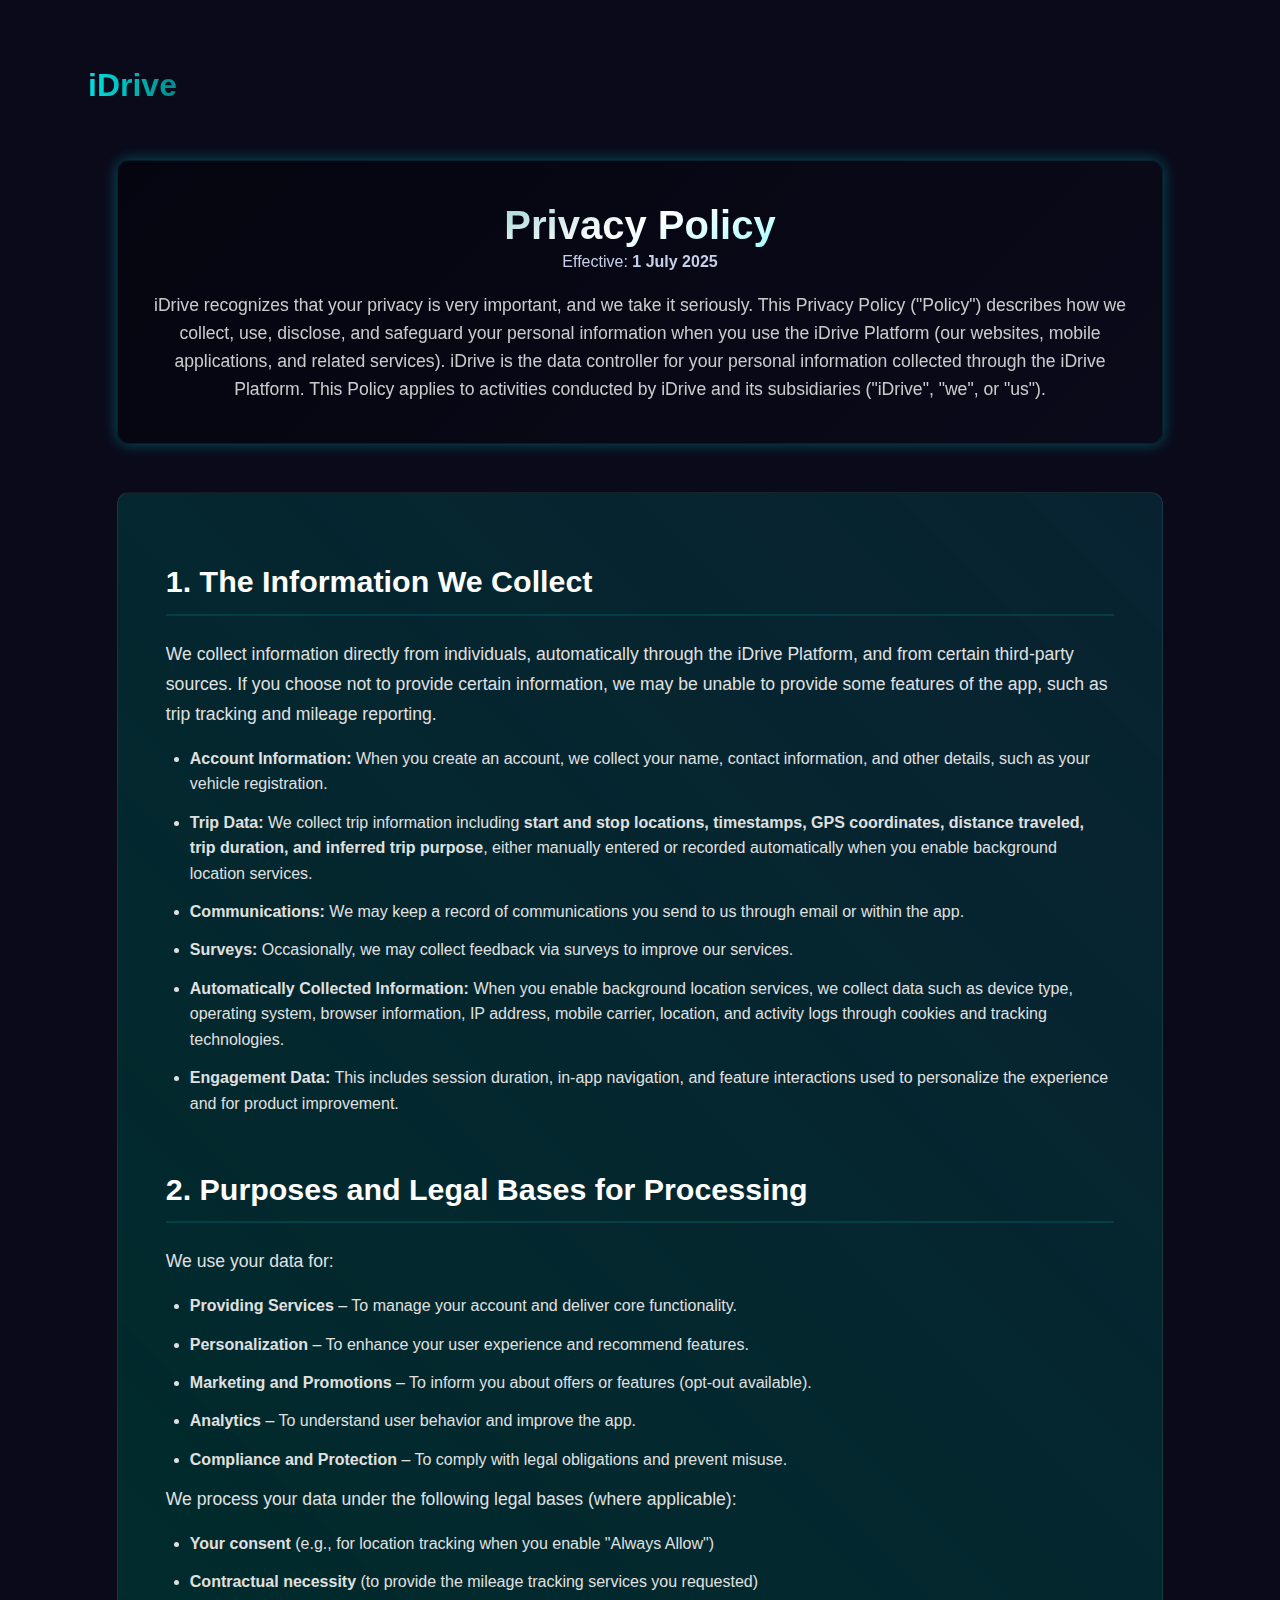
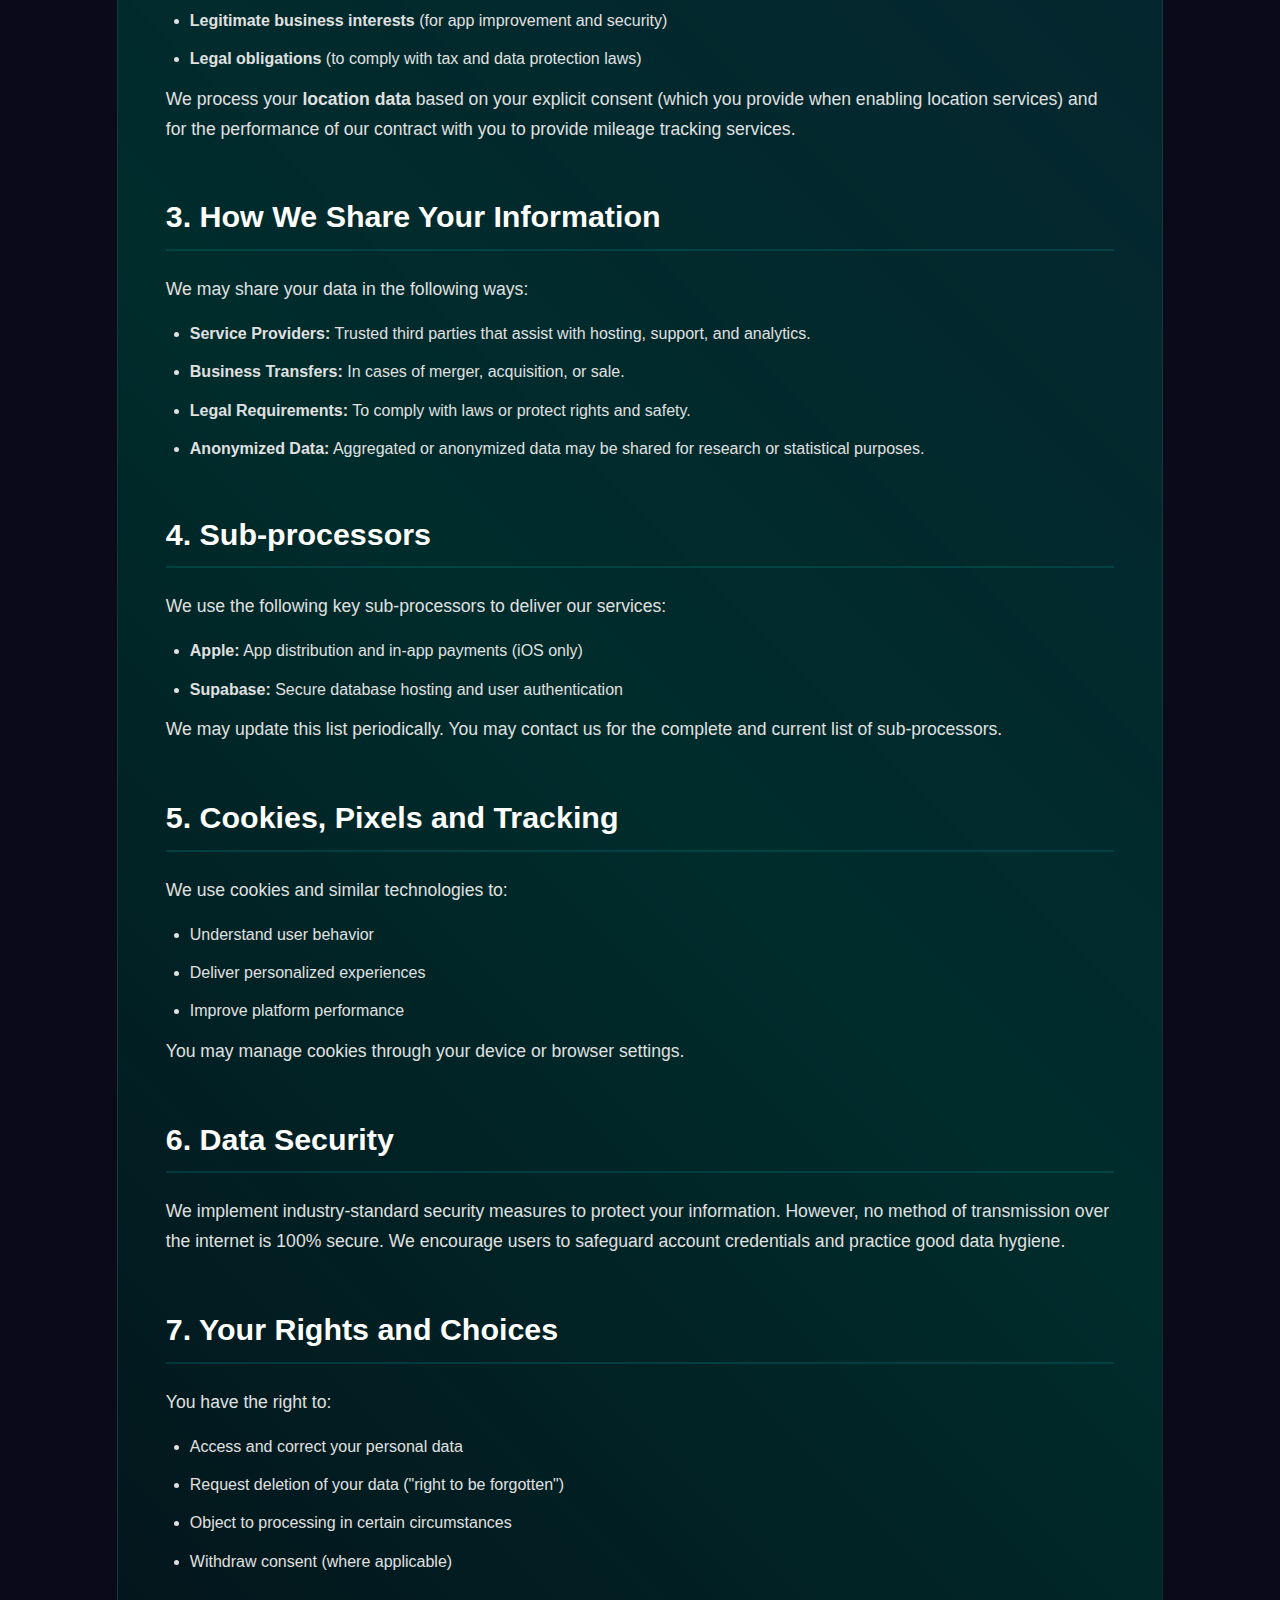
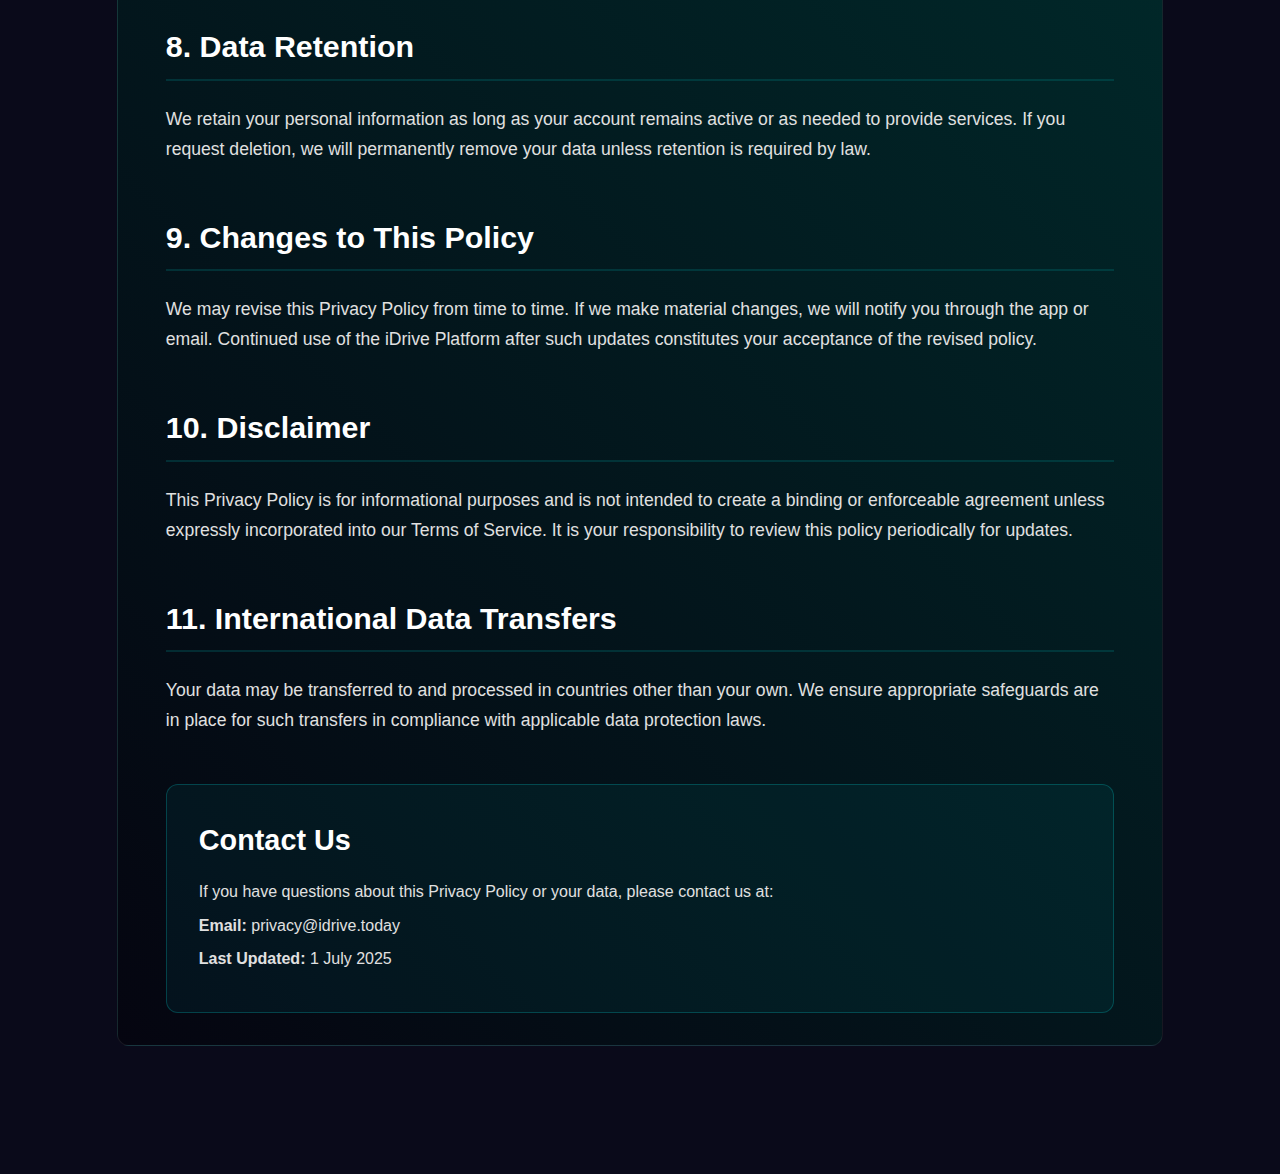
<file: privacy.html>
<!DOCTYPE html>
<html lang="en">
<head>
    <meta charset="UTF-8">
    <meta name="viewport" content="width=device-width, initial-scale=1.0">
    <title>Privacy Policy | iDrive</title>
    <meta name="description" content="iDrive Privacy Policy. Learn how we collect, use, and protect your data in our automatic mileage tracking app.">
    <link rel="stylesheet" href="https://cdnjs.cloudflare.com/ajax/libs/font-awesome/6.4.0/css/all.min.css">
    <link rel="stylesheet" href="../css/style.css">
</head>
<body>
    <!-- ================================================= -->
    <!-- BACK BUTTON - ROOT LEVEL -->
    <!-- ================================================= -->
    <a href="/" class="nav-back" id="backHome">
        <span class="back-icon"><i class="fas fa-arrow-left"></i></span>
        <span class="back-text">Back to Home</span>
    </a>

    <!-- ================================================= -->
    <!-- HEADER -->
    <!-- ================================================= -->
    <header class="site-header" id="main-header">
        <div class="container">
            <h1 class="brand-title" id="idrive-logo">iDrive</h1>
        </div>
    </header>

    <!-- ================================================= -->
    <!-- MAIN CONTENT -->
    <!-- ================================================= -->
    <main class="legal-page">
        <div class="container">
            <article class="legal-document">
                <header class="legal-header">
                    <h1>Privacy Policy</h1>
                    <p class="effective-date">Effective: <strong>1 July 2025</strong></p>
                    <p class="legal-intro">
                        iDrive recognizes that your privacy is very important, and we take it seriously. This Privacy Policy ("Policy") describes how we collect, use, disclose, and safeguard your personal information when you use the iDrive Platform (our websites, mobile applications, and related services). iDrive is the data controller for your personal information collected through the iDrive Platform. This Policy applies to activities conducted by iDrive and its subsidiaries ("iDrive", "we", or "us").
                    </p>
                </header>
                <div class="legal-section-card">
                    <div class="legal-content">
                        <!-- Section 1: Information (UPDATED) -->
                        <section class="legal-section">
                            <h2>1. The Information We Collect</h2>
                            <p>We collect information directly from individuals, automatically through the iDrive Platform, and from certain third-party sources. If you choose not to provide certain information, we may be unable to provide some features of the app, such as trip tracking and mileage reporting.</p>
                            
                            <ul class="legal-list">
                                <li><strong>Account Information:</strong> When you create an account, we collect your name, contact information, and other details, such as your vehicle registration.</li>
                                <li><strong>Trip Data:</strong> We collect trip information including <strong>start and stop locations, timestamps, GPS coordinates, distance traveled, trip duration, and inferred trip purpose</strong>, either manually entered or recorded automatically when you enable background location services.</li>
                                <li><strong>Communications:</strong> We may keep a record of communications you send to us through email or within the app.</li>
                                <li><strong>Surveys:</strong> Occasionally, we may collect feedback via surveys to improve our services.</li>
                                <li><strong>Automatically Collected Information:</strong> When you enable background location services, we collect data such as device type, operating system, browser information, IP address, mobile carrier, location, and activity logs through cookies and tracking technologies.</li>
                                <li><strong>Engagement Data:</strong> This includes session duration, in-app navigation, and feature interactions used to personalize the experience and for product improvement.</li>
                            </ul>
                        </section>

                        <!-- Section 2: Purposes (UPDATED) -->
                        <section class="legal-section">
                            <h2>2. Purposes and Legal Bases for Processing</h2>
                            <p>We use your data for:</p>
                            <ul class="legal-list">
                                <li><strong>Providing Services</strong> – To manage your account and deliver core functionality.</li>
                                <li><strong>Personalization</strong> – To enhance your user experience and recommend features.</li>
                                <li><strong>Marketing and Promotions</strong> – To inform you about offers or features (opt-out available).</li>
                                <li><strong>Analytics</strong> – To understand user behavior and improve the app.</li>
                                <li><strong>Compliance and Protection</strong> – To comply with legal obligations and prevent misuse.</li>
                            </ul>
                            
                            <p>We process your data under the following legal bases (where applicable):</p>
                            <ul class="legal-list">
                                <li><strong>Your consent</strong> (e.g., for location tracking when you enable "Always Allow")</li>
                                <li><strong>Contractual necessity</strong> (to provide the mileage tracking services you requested)</li>
                                <li><strong>Legitimate business interests</strong> (for app improvement and security)</li>
                                <li><strong>Legal obligations</strong> (to comply with tax and data protection laws)</li>
                            </ul>
                            
                            <p>We process your <strong>location data</strong> based on your explicit consent (which you provide when enabling location services) and for the performance of our contract with you to provide mileage tracking services.</p>
                        </section>

                        <!-- Section 3: Sharing -->
                        <section class="legal-section">
                            <h2>3. How We Share Your Information</h2>
                            <p>We may share your data in the following ways:</p>
                            <ul class="legal-list">
                                <li><strong>Service Providers:</strong> Trusted third parties that assist with hosting, support, and analytics.</li>
                                <li><strong>Business Transfers:</strong> In cases of merger, acquisition, or sale.</li>
                                <li><strong>Legal Requirements:</strong> To comply with laws or protect rights and safety.</li>
                                <li><strong>Anonymized Data:</strong> Aggregated or anonymized data may be shared for research or statistical purposes.</li>
                            </ul>
                        </section>

                        <!-- Section 4: Sub-processors (UPDATED) -->
                        <section class="legal-section">
                            <h2>4. Sub-processors</h2>
                            <p>We use the following key sub-processors to deliver our services:</p>
                            <ul class="legal-list">
                                <li><strong>Apple:</strong> App distribution and in-app payments (iOS only)</li>
                                <li><strong>Supabase:</strong> Secure database hosting and user authentication</li>
                            </ul>
                            <p>We may update this list periodically. You may contact us for the complete and current list of sub-processors.</p>
                        </section>

                        <!-- Section 5: Cookies -->
                        <section class="legal-section">
                            <h2>5. Cookies, Pixels and Tracking</h2>
                            <p>We use cookies and similar technologies to:</p>
                            <ul class="legal-list">
                                <li>Understand user behavior</li>
                                <li>Deliver personalized experiences</li>
                                <li>Improve platform performance</li>
                            </ul>
                            <p>You may manage cookies through your device or browser settings.</p>
                        </section>

                        <!-- Section 6: Security -->
                        <section class="legal-section">
                            <h2>6. Data Security</h2>
                            <p>We implement industry-standard security measures to protect your information. However, no method of transmission over the internet is 100% secure. We encourage users to safeguard account credentials and practice good data hygiene.</p>
                        </section>

                        <!-- Section 7: Rights -->
                        <section class="legal-section">
                            <h2>7. Your Rights and Choices</h2>
                            <p>You have the right to:</p>
                            <ul class="legal-list">
                                <li>Access and correct your personal data</li>
                                <li>Request deletion of your data ("right to be forgotten")</li>
                                <li>Object to processing in certain circumstances</li>
                                <li>Withdraw consent (where applicable)</li>
                            </ul>
                        </section>

                        <!-- Section 8: Retention -->
                        <section class="legal-section">
                            <h2>8. Data Retention</h2>
                            <p>We retain your personal information as long as your account remains active or as needed to provide services. If you request deletion, we will permanently remove your data unless retention is required by law.</p>
                        </section>

                        <!-- Section 9: Changes -->
                        <section class="legal-section">
                            <h2>9. Changes to This Policy</h2>
                            <p>We may revise this Privacy Policy from time to time. If we make material changes, we will notify you through the app or email. Continued use of the iDrive Platform after such updates constitutes your acceptance of the revised policy.</p>
                        </section>

                        <!-- Section 10: Disclaimer -->
                        <section class="legal-section">
                            <h2>10. Disclaimer</h2>
                            <p>This Privacy Policy is for informational purposes and is not intended to create a binding or enforceable agreement unless expressly incorporated into our Terms of Service. It is your responsibility to review this policy periodically for updates.</p>
                        </section>

                        <!-- Section 11: International Transfers (ADDED) -->
                        <section class="legal-section">
                            <h2>11. International Data Transfers</h2>
                            <p>Your data may be transferred to and processed in countries other than your own. We ensure appropriate safeguards are in place for such transfers in compliance with applicable data protection laws.</p>
                        </section>
                    <div>

                    <!-- Contact Section -->
                    <section class="legal-contact">
                        <h3>Contact Us</h3>
                        <p>If you have questions about this Privacy Policy or your data, please contact us at:</p>
                        <p><strong>Email:</strong> privacy@idrive.today</p>
                        <p><strong>Last Updated:</strong> 1 July 2025</p>
                    </section>
                </div>
            </article>
        </div>
    </main>

    <script src="../js/script.js"></script>
</body>
</html>
</file>
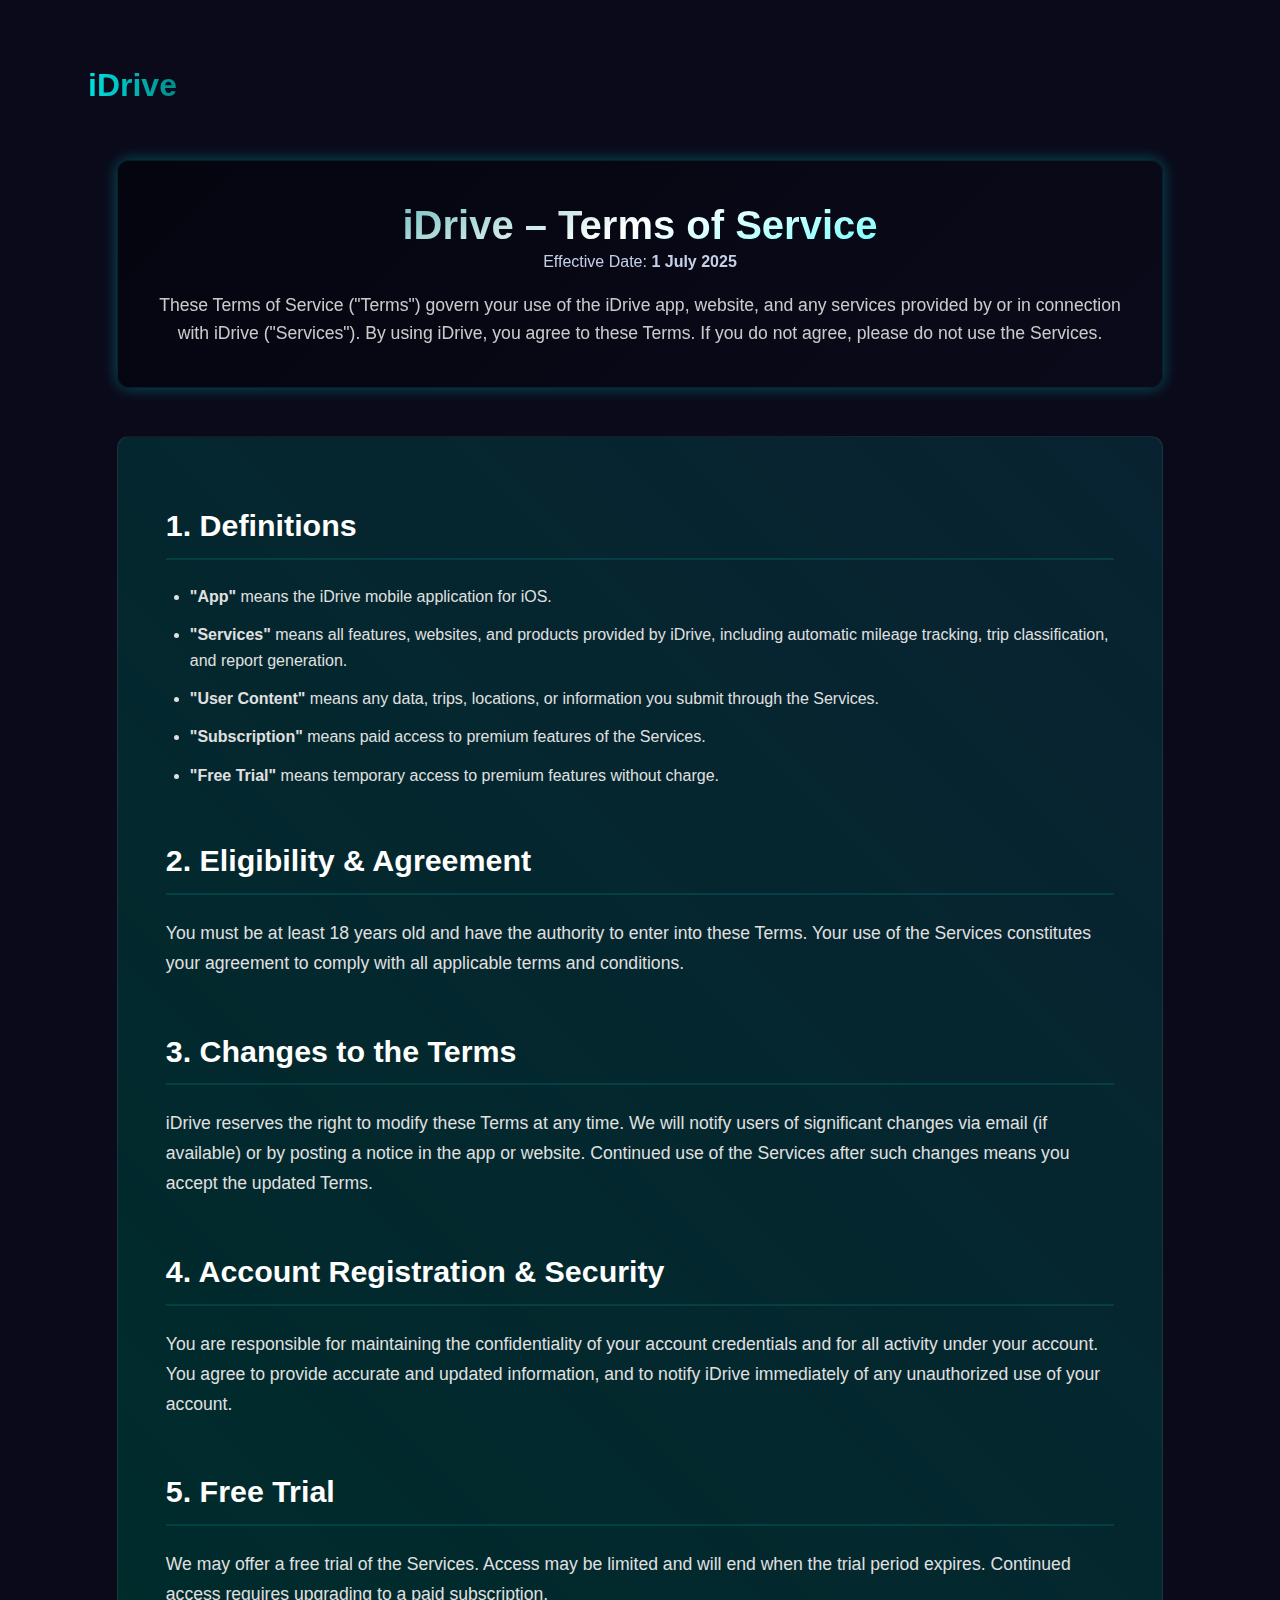
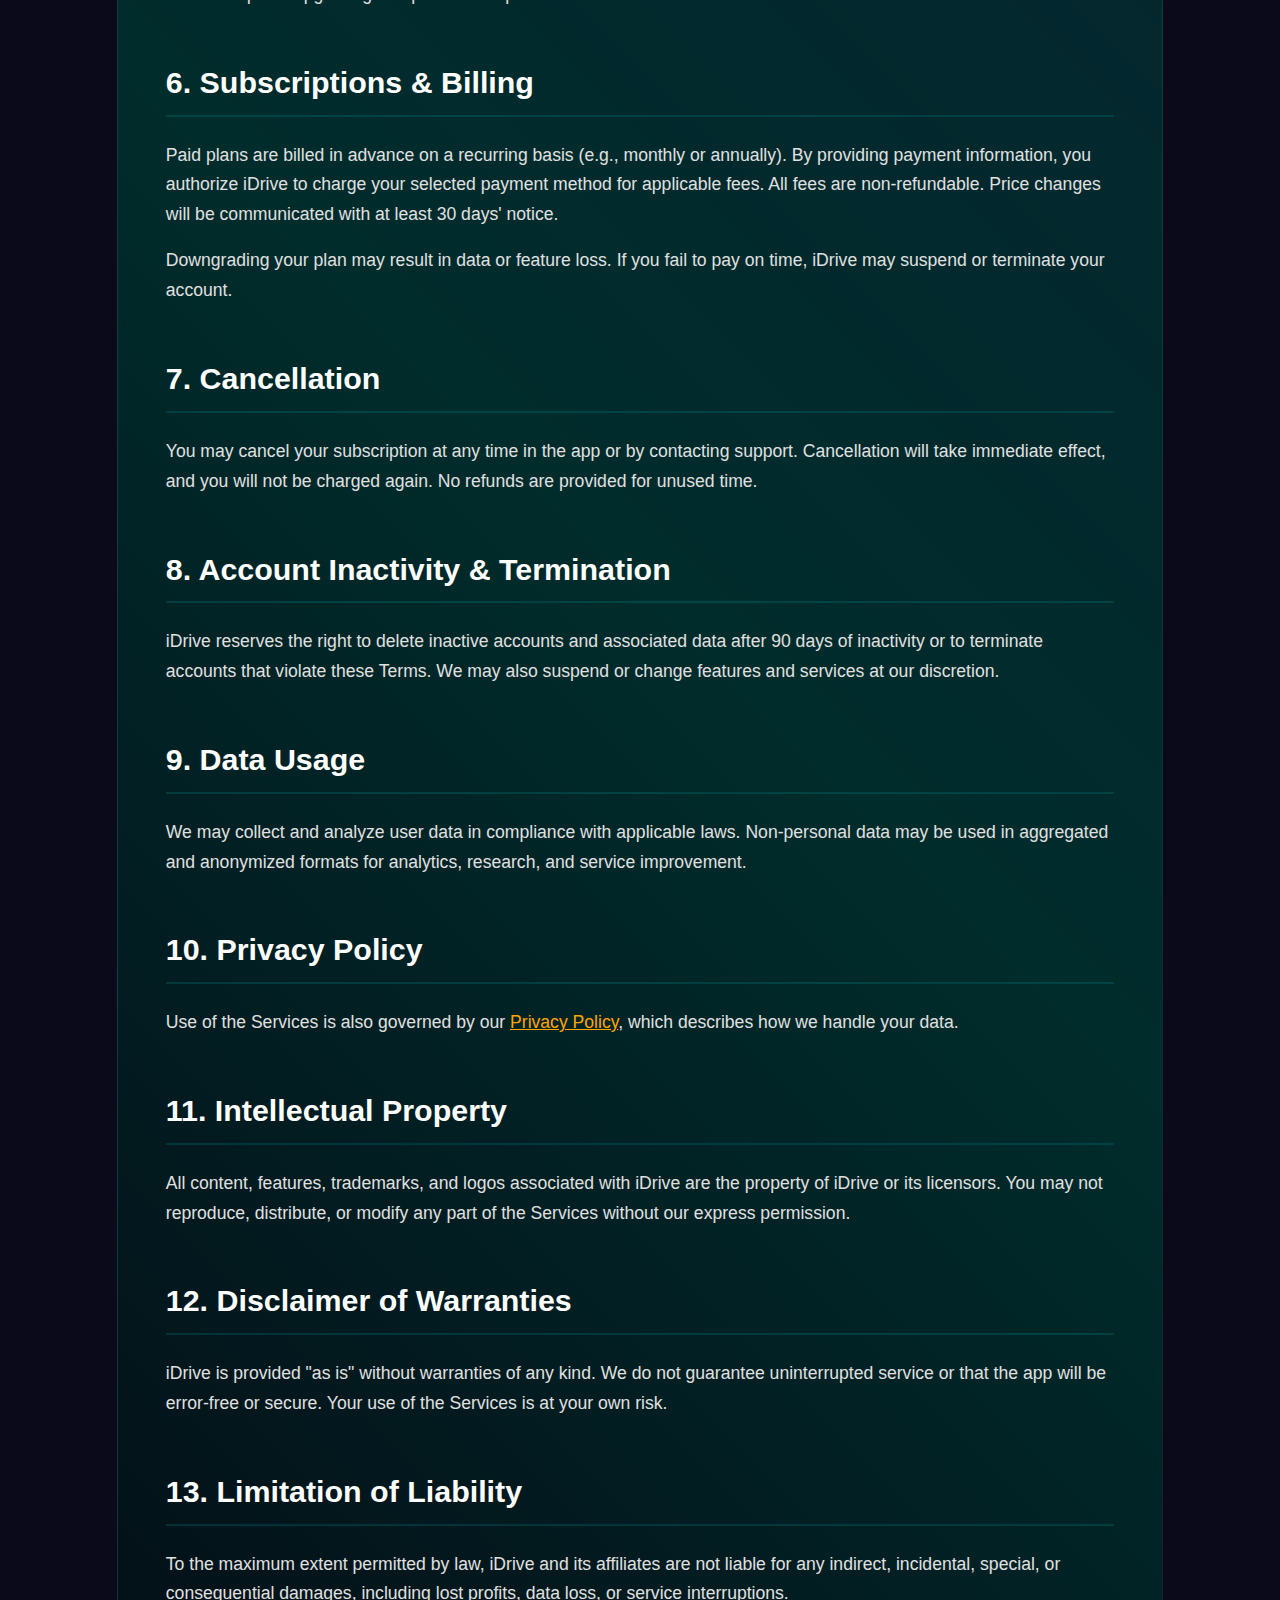
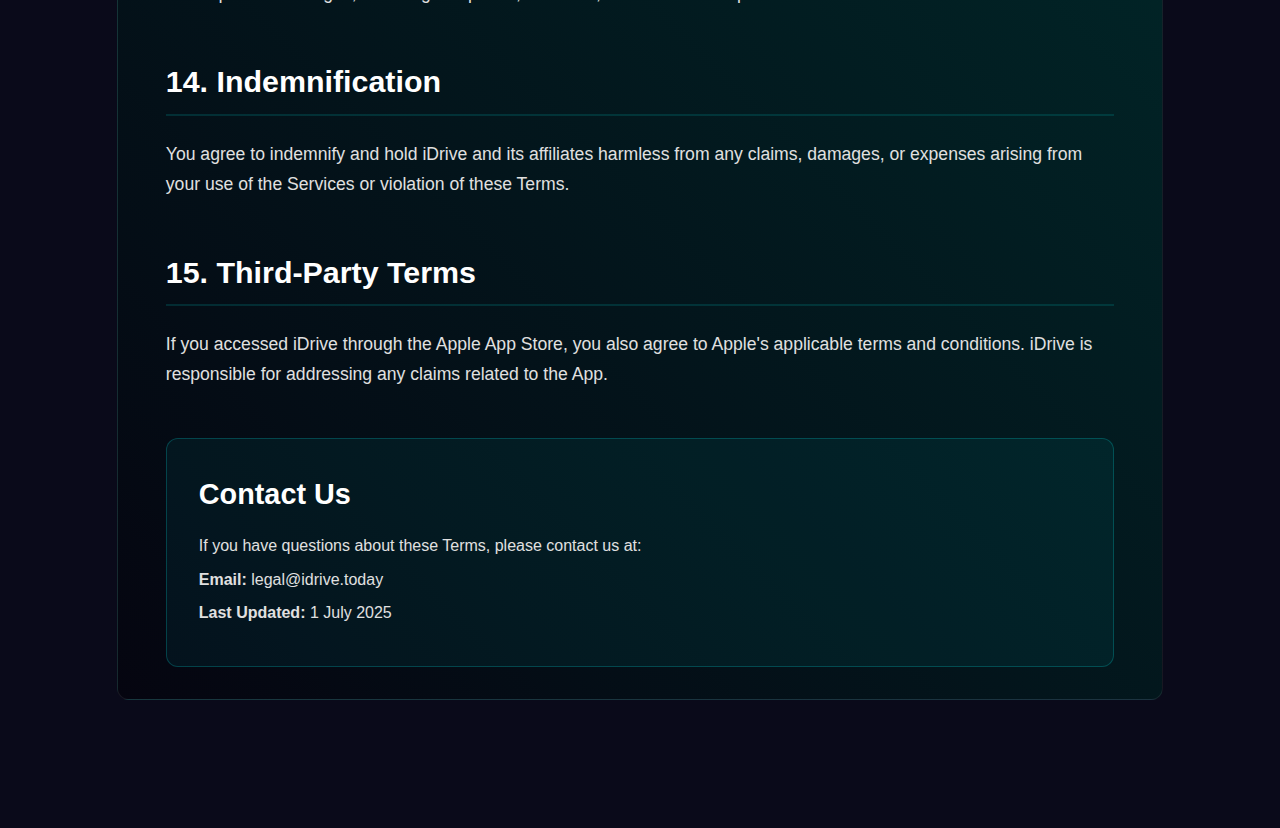
<file: terms.html>
<!DOCTYPE html>
<html lang="en">
<head>
    <meta charset="UTF-8">
    <meta name="viewport" content="width=device-width, initial-scale=1.0">
    <title>Terms of Service | iDrive</title>
    <meta name="description" content="iDrive Terms of Service. Governs your use of our automatic mileage tracking app and services.">
    <link rel="stylesheet" href="https://cdnjs.cloudflare.com/ajax/libs/font-awesome/6.4.0/css/all.min.css">
    <link rel="stylesheet" href="../css/style.css">
   
</head>
<body>
    <!-- ================================================= -->
    <!-- BACK BUTTON - ROOT LEVEL -->
    <!-- ================================================= -->
    <a href="/" class="nav-back" id="backHome">
        <span class="back-icon"><i class="fas fa-arrow-left"></i></span>
        <span class="back-text">Back to Home</span>
    </a>

    <!-- ================================================= -->
    <!-- HEADER -->
    <!-- ================================================= -->
    <header class="site-header" id="main-header">
        <div class="container">
            <h1 class="brand-title" id="idrive-logo">iDrive</h1>
        </div>
    </header>

    <!-- ================================================= -->
    <!-- MAIN CONTENT -->
    <!-- ================================================= -->
    <main class="legal-page">
        <div class="container">
            <article class="legal-document">
                <header class="legal-header">
                    <h1>iDrive – Terms of Service</h1>
                    <p class="effective-date">Effective Date: <strong>1 July 2025</strong></p>
                    <p class="legal-intro">
                        These Terms of Service ("Terms") govern your use of the iDrive app, website, and any services provided by or in connection with iDrive ("Services"). By using iDrive, you agree to these Terms. If you do not agree, please do not use the Services.
                    </p>
                </header>
                <div class="legal-section-card">
                <div class="legal-content">
                    <!-- Section 2: Definitions (ADDED) -->
                    <section class="legal-section">
                        <h2>1. Definitions</h2>
                        <ul class="legal-list">
                            <li><strong>"App"</strong> means the iDrive mobile application for iOS.</li>
                            <li><strong>"Services"</strong> means all features, websites, and products provided by iDrive, including automatic mileage tracking, trip classification, and report generation.</li>
                            <li><strong>"User Content"</strong> means any data, trips, locations, or information you submit through the Services.</li>
                            <li><strong>"Subscription"</strong> means paid access to premium features of the Services.</li>
                            <li><strong>"Free Trial"</strong> means temporary access to premium features without charge.</li>
                        </ul>
                    </section>

                    <!-- Section 2: Eligibility -->
                    <section class="legal-section">
                        <h2>2. Eligibility & Agreement</h2>
                        <p>You must be at least 18 years old and have the authority to enter into these Terms. Your use of the Services constitutes your agreement to comply with all applicable terms and conditions.</p>
                    </section>

                    <!-- Section 3: Changes -->
                    <section class="legal-section">
                        <h2>3. Changes to the Terms</h2>
                        <p>iDrive reserves the right to modify these Terms at any time. We will notify users of significant changes via email (if available) or by posting a notice in the app or website. Continued use of the Services after such changes means you accept the updated Terms.</p>
                    </section>

                    <!-- Section 4: Account -->
                    <section class="legal-section">
                        <h2>4. Account Registration & Security</h2>
                        <p>You are responsible for maintaining the confidentiality of your account credentials and for all activity under your account. You agree to provide accurate and updated information, and to notify iDrive immediately of any unauthorized use of your account.</p>
                    </section>

                    <!-- Section 5: Free Trial -->
                    <section class="legal-section">
                        <h2>5. Free Trial</h2>
                        <p>We may offer a free trial of the Services. Access may be limited and will end when the trial period expires. Continued access requires upgrading to a paid subscription.</p>
                    </section>

                    <!-- Section 6: Subscriptions -->
                    <section class="legal-section">
                        <h2>6. Subscriptions & Billing</h2>
                        <p>Paid plans are billed in advance on a recurring basis (e.g., monthly or annually). By providing payment information, you authorize iDrive to charge your selected payment method for applicable fees. All fees are non-refundable. Price changes will be communicated with at least 30 days' notice.</p>
                        <p>Downgrading your plan may result in data or feature loss. If you fail to pay on time, iDrive may suspend or terminate your account.</p>
                    </section>

                    <!-- Section 7: Cancellation -->
                    <section class="legal-section">
                        <h2>7. Cancellation</h2>
                        <p>You may cancel your subscription at any time in the app or by contacting support. Cancellation will take immediate effect, and you will not be charged again. No refunds are provided for unused time.</p>
                    </section>

                    <!-- Section 8: Termination (UPDATED) -->
                    <section class="legal-section">
                        <h2>8. Account Inactivity & Termination</h2>
                        <p>iDrive reserves the right to delete inactive accounts and associated data after 90 days of inactivity or to terminate accounts that violate these Terms. We may also suspend or change features and services at our discretion.</p>
                    </section>

                    <!-- Section 9: Data Usage -->
                    <section class="legal-section">
                        <h2>9. Data Usage</h2>
                        <p>We may collect and analyze user data in compliance with applicable laws. Non-personal data may be used in aggregated and anonymized formats for analytics, research, and service improvement.</p>
                    </section>

                    <!-- Section 10: Privacy (UPDATED) -->
                    <section class="legal-section">
                        <h2>10. Privacy Policy</h2>
                        <p>Use of the Services is also governed by our <a href="/legal/privacy.html">Privacy Policy</a>, which describes how we handle your data.</p>
                    </section>

                    <!-- Section 11: Intellectual Property -->
                    <section class="legal-section">
                        <h2>11. Intellectual Property</h2>
                        <p>All content, features, trademarks, and logos associated with iDrive are the property of iDrive or its licensors. You may not reproduce, distribute, or modify any part of the Services without our express permission.</p>
                    </section>

                    <!-- Section 12: Disclaimer -->
                    <section class="legal-section">
                        <h2>12. Disclaimer of Warranties</h2>
                        <p>iDrive is provided "as is" without warranties of any kind. We do not guarantee uninterrupted service or that the app will be error-free or secure. Your use of the Services is at your own risk.</p>
                    </section>

                    <!-- Section 13: Liability -->
                    <section class="legal-section">
                        <h2>13. Limitation of Liability</h2>
                        <p>To the maximum extent permitted by law, iDrive and its affiliates are not liable for any indirect, incidental, special, or consequential damages, including lost profits, data loss, or service interruptions.</p>
                    </section>

                    <!-- Section 14: Indemnification -->
                    <section class="legal-section">
                        <h2>14. Indemnification</h2>
                        <p>You agree to indemnify and hold iDrive and its affiliates harmless from any claims, damages, or expenses arising from your use of the Services or violation of these Terms.</p>
                    </section>

                    <!-- Section 15: Third-Party Terms (ADDED) -->
                    <section class="legal-section">
                        <h2>15. Third-Party Terms</h2>
                        <p>If you accessed iDrive through the Apple App Store, you also agree to Apple's applicable terms and conditions. iDrive is responsible for addressing any claims related to the App.</p>
                    </section>

                    <!-- Contact Section -->
                    <section class="legal-contact">
                        <h3>Contact Us</h3>
                        <p>If you have questions about these Terms, please contact us at:</p>
                        <p><strong>Email:</strong> legal@idrive.today</p>
                        <p><strong>Last Updated:</strong> 1 July 2025</p>
                    </section>
                    <div>
                </div>
            </article>
        </div>
    </main>

    <script src="../js/script.js"></script>
</body>
</html>
</file>
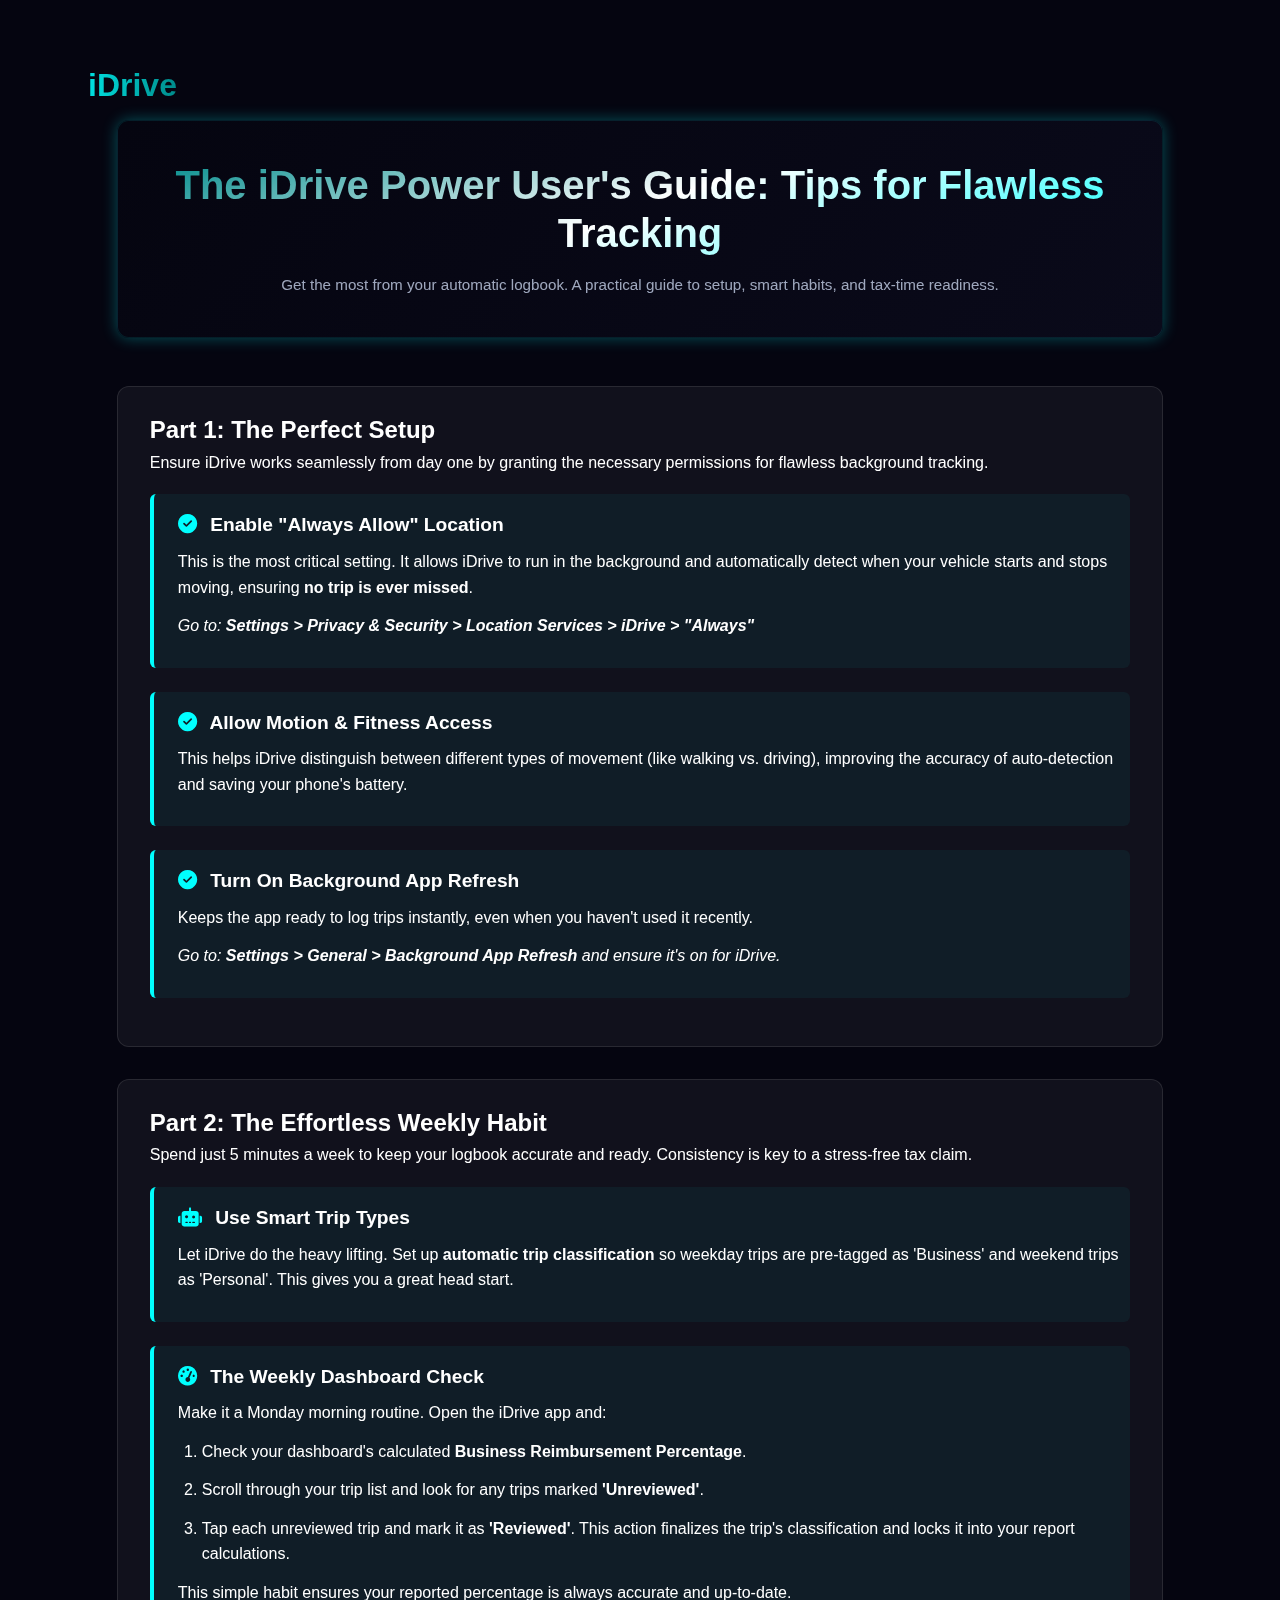
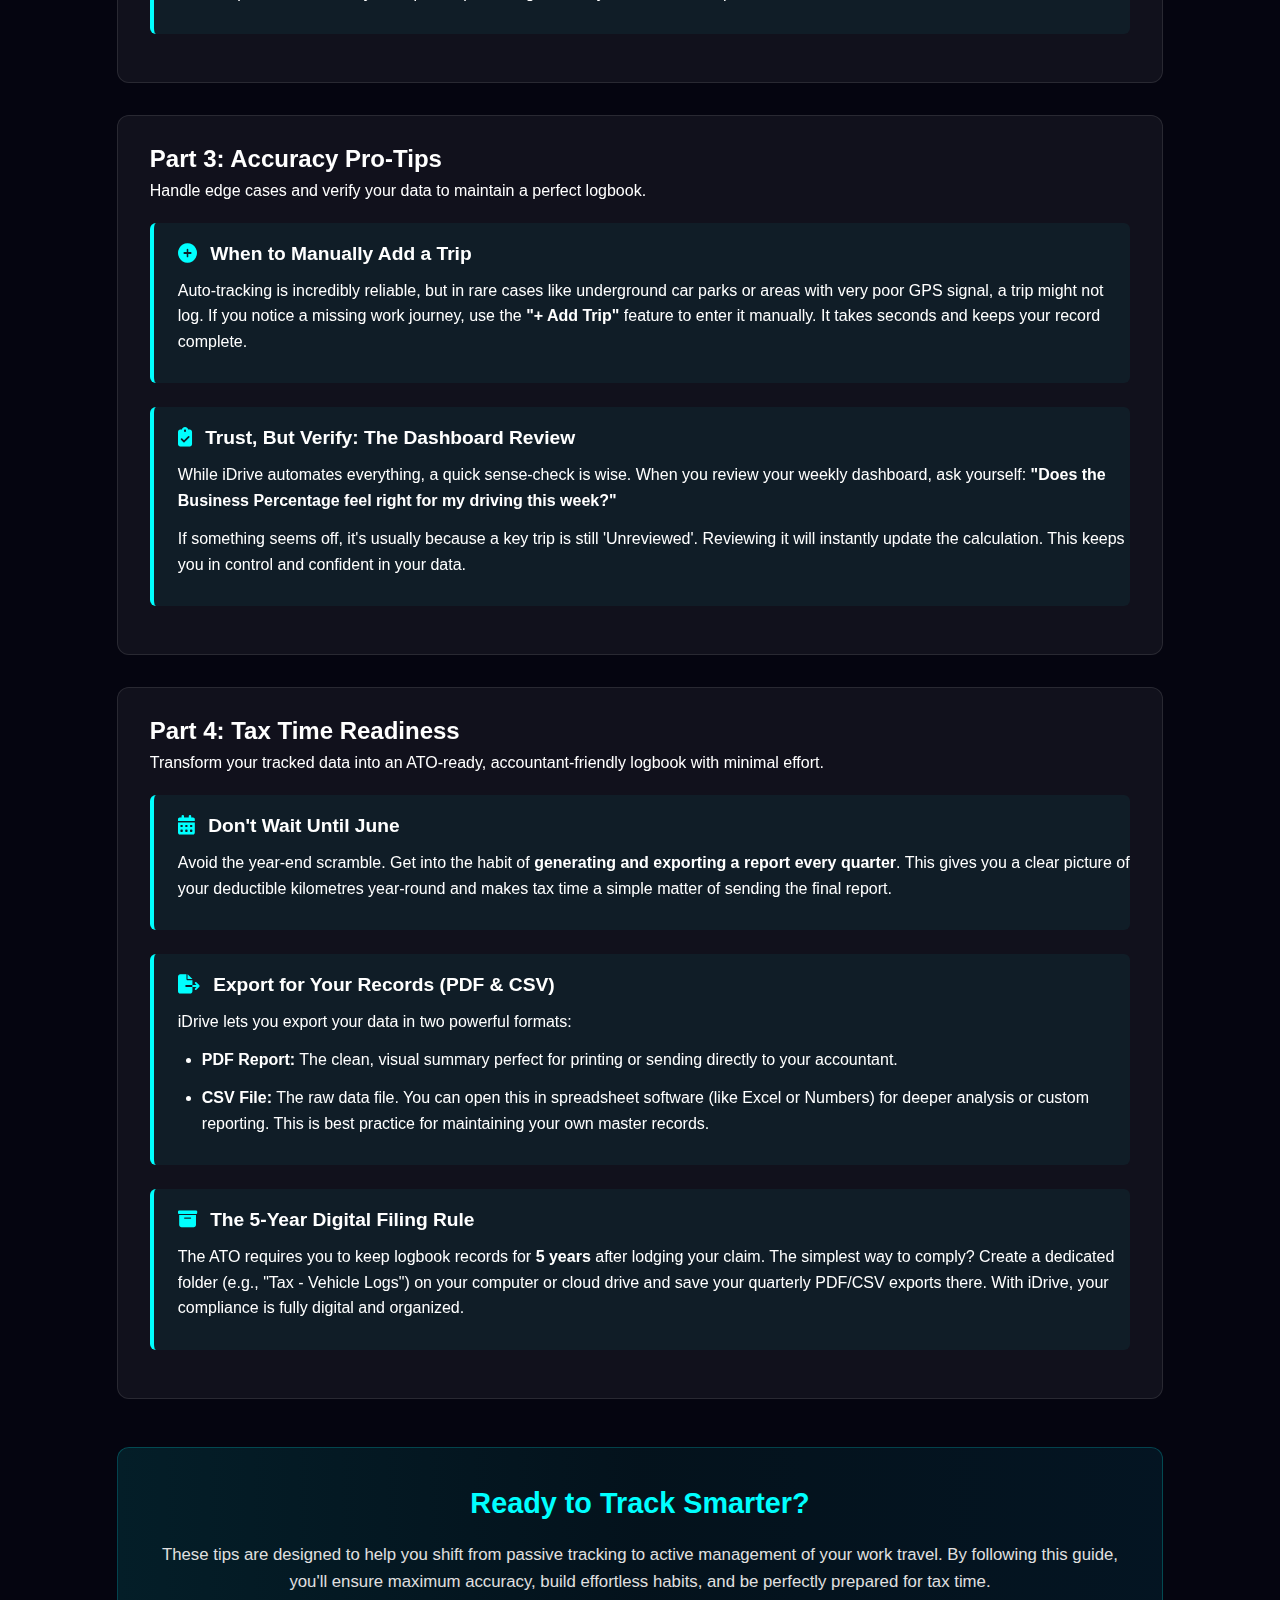
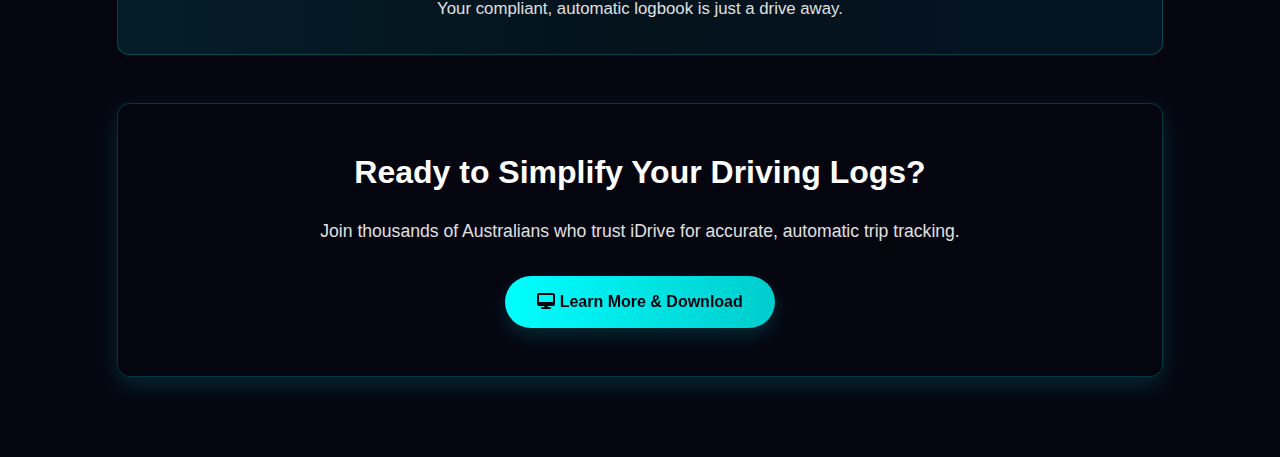
<file: tips.html>
<!DOCTYPE html>
<html lang="en">
<head>
    <meta charset="UTF-8" />
    <meta name="viewport" content="width=device-width, initial-scale=1.0" />
    <title>iDrive Tips & Best Practices for Flawless Mileage Tracking</title>
    <meta name="description" content="Learn how to set up, use, and get the most from iDrive. Essential tips for perfect auto-tracking, accurate reports, and ATO-ready logbooks.">

    <!-- Icons -->
    <link rel="stylesheet" href="https://cdnjs.cloudflare.com/ajax/libs/font-awesome/6.4.0/css/all.min.css">

    <!-- CSS -->
    <link rel="stylesheet" href="../css/style.css">

</head>
<body>

    <!-- ================================================= -->
    <!-- BACK BUTTON - ROOT LEVEL -->
    <!-- ================================================= -->
    <a href="/" class="nav-back" id="backHome">
        <span class="back-icon"><i class="fas fa-arrow-left"></i></span>
        <span class="back-text">Back to Home</span>
    </a>

    <!-- ================================================= -->
    <!-- HEADER -->
    <!-- ================================================= -->
    <header class="site-header" id="main-header">
        <div class="container">
            <h1 class="brand-title" id="idrive-logo">iDrive</h1>
        </div>
    </header>

    <!-- ================================================= -->
    <!-- MAIN CONTENT -->
    <!-- ================================================= -->
   <main class="tips-page">
        <div class="container">
         
                <header class="tips-hero">
                    <h1>The iDrive Power User's Guide: Tips for Flawless Tracking</h1>
                    <p class="article-meta">
                        Get the most from your automatic logbook. A practical guide to setup, smart habits, and tax-time readiness.
                    </p>
                </header>

                <!-- Part 1: The Perfect Setup -->
                <div class="tips-content-card">
                    <h2>Part 1: The Perfect Setup</h2>
                    <p>Ensure iDrive works seamlessly from day one by granting the necessary permissions for flawless background tracking.</p>

                    <div class="tip-item">
                        <h3><i class="fas fa-check-circle"></i> Enable "Always Allow" Location</h3>
                        <p>This is the most critical setting. It allows iDrive to run in the background and automatically detect when your vehicle starts and stops moving, ensuring <strong>no trip is ever missed</strong>.</p>
                        <p><em>Go to: <strong>Settings > Privacy & Security > Location Services > iDrive > "Always"</strong></em></p>
                    </div>

                    <div class="tip-item">
                        <h3><i class="fas fa-check-circle"></i> Allow Motion & Fitness Access</h3>
                        <p>This helps iDrive distinguish between different types of movement (like walking vs. driving), improving the accuracy of auto-detection and saving your phone's battery.</p>
                    </div>

                    <div class="tip-item">
                        <h3><i class="fas fa-check-circle"></i> Turn On Background App Refresh</h3>
                        <p>Keeps the app ready to log trips instantly, even when you haven't used it recently.</p>
                        <p><em>Go to: <strong>Settings > General > Background App Refresh</strong> and ensure it's on for iDrive.</em></p>
                    </div>
                </div>

                <!-- Part 2: The Effortless Habit -->
                <div class="tips-content-card">
                    <h2>Part 2: The Effortless Weekly Habit</h2>
                    <p>Spend just 5 minutes a week to keep your logbook accurate and ready. Consistency is key to a stress-free tax claim.</p>

                    <div class="tip-item">
                        <h3><i class="fas fa-robot"></i> Use Smart Trip Types</h3>
                        <p>Let iDrive do the heavy lifting. Set up <strong>automatic trip classification</strong> so weekday trips are pre-tagged as 'Business' and weekend trips as 'Personal'. This gives you a great head start.</p>
                    </div>

                    <div class="tip-item">
                        <h3><i class="fas fa-tachometer-alt"></i> The Weekly Dashboard Check</h3>
                        <p>Make it a Monday morning routine. Open the iDrive app and:</p>
                        <ol>
                            <li>Check your dashboard's calculated <strong>Business Reimbursement Percentage</strong>.</li>
                            <li>Scroll through your trip list and look for any trips marked <strong>'Unreviewed'</strong>.</li>
                            <li>Tap each unreviewed trip and mark it as <strong>'Reviewed'</strong>. This action finalizes the trip's classification and locks it into your report calculations.</li>
                        </ol>
                        <p>This simple habit ensures your reported percentage is always accurate and up-to-date.</p>
                    </div>
                </div>

                <!-- Part 3: Accuracy Pro-Tips -->
                <div class="tips-content-card">
                    <h2>Part 3: Accuracy Pro-Tips</h2>
                    <p>Handle edge cases and verify your data to maintain a perfect logbook.</p>

                    <div class="tip-item">
                        <h3><i class="fas fa-plus-circle"></i> When to Manually Add a Trip</h3>
                        <p>Auto-tracking is incredibly reliable, but in rare cases like underground car parks or areas with very poor GPS signal, a trip might not log. If you notice a missing work journey, use the <strong>"+ Add Trip"</strong> feature to enter it manually. It takes seconds and keeps your record complete.</p>
                    </div>

                    <div class="tip-item">
                        <h3><i class="fas fa-clipboard-check"></i> Trust, But Verify: The Dashboard Review</h3>
                        <p>While iDrive automates everything, a quick sense-check is wise. When you review your weekly dashboard, ask yourself: <strong>"Does the Business Percentage feel right for my driving this week?"</strong></p>
                        <p>If something seems off, it's usually because a key trip is still 'Unreviewed'. Reviewing it will instantly update the calculation. This keeps you in control and confident in your data.</p>
                    </div>
                </div>

                <!-- Part 4: Tax Time Readiness -->
                <div class="tips-content-card">
                    <h2>Part 4: Tax Time Readiness</h2>
                    <p>Transform your tracked data into an ATO-ready, accountant-friendly logbook with minimal effort.</p>

                    <div class="tip-item">
                        <h3><i class="fas fa-calendar-alt"></i> Don't Wait Until June</h3>
                        <p>Avoid the year-end scramble. Get into the habit of <strong>generating and exporting a report every quarter</strong>. This gives you a clear picture of your deductible kilometres year-round and makes tax time a simple matter of sending the final report.</p>
                    </div>

                    <div class="tip-item">
                        <h3><i class="fas fa-file-export"></i> Export for Your Records (PDF & CSV)</h3>
                        <p>iDrive lets you export your data in two powerful formats:</p>
                        <ul>
                            <li><strong>PDF Report:</strong> The clean, visual summary perfect for printing or sending directly to your accountant.</li>
                            <li><strong>CSV File:</strong> The raw data file. You can open this in spreadsheet software (like Excel or Numbers) for deeper analysis or custom reporting. This is best practice for maintaining your own master records.</li>
                        </ul>
                    </div>

                    <div class="tip-item">
                        <h3><i class="fas fa-archive"></i> The 5-Year Digital Filing Rule</h3>
                        <p>The ATO requires you to keep logbook records for <strong>5 years</strong> after lodging your claim. The simplest way to comply? Create a dedicated folder (e.g., "Tax - Vehicle Logs") on your computer or cloud drive and save your quarterly PDF/CSV exports there. With iDrive, your compliance is fully digital and organized.</p>
                    </div>
                </div>

                <!-- Final Summary CTA -->
                <div class="tips-cta-box">
                    <h3>Ready to Track Smarter?</h3>
                    <p>These tips are designed to help you shift from passive tracking to active management of your work travel. By following this guide, you'll ensure maximum accuracy, build effortless habits, and be perfectly prepared for tax time.</p>
                    <p>Your compliant, automatic logbook is just a drive away.</p>
                </div>

        

            <!-- Global Download CTA -->
            <section class="download-cta">
                <h2>Ready to Simplify Your Driving Logs?</h2>
                <p>Join thousands of Australians who trust iDrive for accurate, automatic trip tracking.</p>
                <a href="../index.html#download" class="btn btn-primary" id="downloadBtn">
                    <i class="fas fa-car"></i> Download iDrive Today
                </a>
            </section>

        </div>
    </main>

    <!-- JS -->
    <script src="../js/script.js"></script>
</body>
</html>
</file>
<file: css/style.css>
/* ================================================= */
/* CSS RESET & PERFORMANCE OPTIMIZED */
/* ================================================= */
:root {
   /* Your Primary Color Palette */
    --color-primary: #008B8B;
    --color-accent: #00FFFF;
    --color-dark: #0A0A1A;
    --color-darker: #050510;
    --color-text: #FFFFFF;
    --color-text-light: #E0E0E0;
    --color-accent-dark: #00cccc;
    --color-primary-dark: #006b6b;

    /* Extended Colors (for consistency with your about page) */
    --color-medium: #1c2638;
    --color-light: #2a3549;
    --color-text-lighter: #c5d0e8;
    
    /* Status Colors */
    --color-success: #008b8b;
    --color-warning: orange;
    --color-error: #e74c3c;
    --color-info: #008b8b;
    
    /* RGB versions for opacity control */
    --color-accent-rgb: 0, 255, 255;
    --color-primary-rgb: 0, 139, 139;
    
    /* Typography */
    --font-family: -apple-system, BlinkMacSystemFont, 'Segoe UI', Roboto, Oxygen, Ubuntu, Cantarell, sans-serif;
    
    /* Spacing */
    --space-xs: 0.5rem;
    --space-sm: 1rem;
    --space-md: 2rem;
    --space-lg: 3rem;
    --space-xl: 4rem;
    
    /* Border Radius */
    --radius-sm: 6px;
    --radius-md: 12px;
    --radius-lg: 16px;
    
    /* Shadows */
    --shadow-sm: 0 2px 8px rgba(0, 0, 0, 0.2);
    --shadow-md: 0 4px 16px rgba(0, 0, 0, 0.3);
    --shadow-lg: 0 8px 32px rgba(0, 0, 0, 0.4);
    --shadow-glow: 0 0 15px rgba(0, 212, 255, 0.3);
}
* {
    margin: 0;
    padding: 0;
    box-sizing: border-box;
}

body {
    font-family: var(--font-family);
    color: var(--color-text);
    line-height: 1.6;
    overflow-x: hidden;
    background-color: var(--color-dark);
}
/* Prevent text selection */
body {
    -webkit-user-select: none; /* Safari */
    -moz-user-select: none;    /* Firefox */
    -ms-user-select: none;     /* Internet Explorer/Edge */
    user-select: none;         /* Non-prefixed version */
}

/* Prevent image dragging */
img {
    -webkit-user-drag: none;
    -khtml-user-drag: none;
    -moz-user-drag: none;
    -o-user-drag: none;
    user-drag: none;
    pointer-events: none; /* Makes images non-interactive */
}

/* Add overlay on images */
.image-protection {
    position: relative;
    display: inline-block;
}

.image-protection::after {
    content: '';
    position: absolute;
    top: 0;
    left: 0;
    width: 100%;
    height: 100%;
    background: transparent;
    z-index: 1;
}

.container {
    width: 100%;
    max-width: 1200px;
    margin: 0 auto;
    padding: 0 6%;
}

/* ================================================= */
/* PREMIUM DARK SAAS SCROLLBAR */
/* ================================================= */

/* Chrome / Edge / Safari */
::-webkit-scrollbar {
    width: 8px; /* thinner */
}

::-webkit-scrollbar-track {
    background: #050510;
}

::-webkit-scrollbar-thumb {
    background: linear-gradient(
        180deg,
        rgba(0, 255, 255, 0.85),
        rgba(0, 139, 139, 0.85)
    );
    border-radius: 8px;
    border: 1px solid rgba(5, 5, 16, 0.9); /* thinner, softer */
}

::-webkit-scrollbar-thumb:hover {
    background: linear-gradient(
        180deg,
        #00ffff,
        #00cccc
    );
}

/* Firefox */
html {
    scrollbar-width: thin;
    scrollbar-color: rgba(0, 139, 139, 0.5) #050510;
}

/* ================================================= */
/* HEADER - FLUENTLY STYLE (TRANSPARENT, DISAPPEARS) */
/* ================================================= */
.site-header {
    position: fixed;
    top: 0;
    left: 0;
    width: 100%;
    z-index: 1001;
    padding: 2rem 0;
    background: transparent;
    transform: translateZ(0);
    transition: transform 0.25s ease;
    -webkit-transform: translateZ(0);
    padding-top: 60px;
}

/* Header container for left alignment */
.site-header .container {
    display: flex;
    padding-left: 1rem;
    justify-content: flex-start;
}

/* White logo with subtle cyan glow */
.brand-title {
    font-size: 2rem;
    font-weight: 800;
    padding-left: 2rem;
    cursor: default;
    background: linear-gradient(90deg, #00FFFF, #008B8B, #00FFFF);
    -webkit-background-clip: text;
    -webkit-text-fill-color: transparent;
    background-size: 200% auto;
    animation: gradient-shimmer 3s linear infinite;
}

@keyframes gradient-shimmer {
    0% { background-position: 0% 0%; }
    100% { background-position: -200% 0%; }
}
.site-header.hidden {
    transform: translateY(-120%);
    pointer-events: none;
}

/* ================================================= */
/* HERO SECTION - PERFORMANCE OPTIMIZED */
/* ================================================= */
.hero-section {
    min-height: 100vh;
    display: flex;
    align-items: center;
    padding: 10rem 0 4rem;
    position: relative;
    overflow: hidden;
    transform: translateZ(0);
    -webkit-transform: translateZ(0);
    
    /* Simplified gradient for better performance */
    background: linear-gradient(
        145deg,
        var(--color-darker) 0%,
        var(--color-dark) 100%
    );
}

.hero-grid {
    display: grid;
    grid-template-columns: 1fr 1fr;
    gap: 4rem;
    align-items: center;
}

.hero-content {
    padding-right: 2rem;
    contain: content;
}

.hero-headline {
    font-size: 3.5rem;
    font-weight: 800;
    line-height: 1.1;
    letter-spacing: -1px;
    margin-bottom: 2rem;
}

.gradient-text {
    background: linear-gradient(90deg, var(--color-accent), var(--color-primary));
    -webkit-background-clip: text;
    background-clip: text;
    color: transparent;
    display: inline-block;
}

.hero-subhead {
    font-size: 1.25rem;
    line-height: 1.6;
    color: var(--color-text-light);
    margin-bottom: 3rem;
    max-width: 90%;
}

.hero-cta {
    display: flex;
    flex-direction: column;
    gap: 1.5rem;
}

.btn {
    display: inline-flex;
    align-items: center;
    justify-content: center;
    gap: 0.75rem;
    padding: 1rem 2rem;
    border-radius: 50px;
    font-weight: 600;
    font-size: 1.1rem;
    border: none;
    cursor: pointer;
    transition: transform 0.2s ease, box-shadow 0.2s ease;
    width: fit-content;
    transform: translateZ(0);
    -webkit-transform: translateZ(0);
}

.btn-large {
    padding: 1.25rem 2.5rem;
    font-size: 1.2rem;
}

.btn-primary {
    background: linear-gradient(90deg, var(--color-accent), var(--color-primary));
    color: var(--color-dark);
    box-shadow: 0 8px 20px rgba(0, 255, 255, 0.15);
    border: 1px solid #000000;       /* default white liner */
    border-radius: 25px;             /* reduce corner roundness */
}

.btn-primary:hover {
    transform: translateY(-2px);
    box-shadow: 0 10px 20px rgba(0, 255, 255, 0.25);
    border: 1px solid rgba(255, 255, 255, 0.9); /* more visible liner */
}

.hero-note {
    font-size: 0.9rem;
    color: var(--color-text-light);
    display: flex;
    align-items: center;
    gap: 0.5rem;
    opacity: 0.8;
}

/* App Mockup - Performance Optimized */
.hero-preview {
    position: relative;
    contain: content;
}

.app-mockup {
    background: rgba(255, 255, 255, 0.05);
    border-radius: 24px;
    padding: 2rem;
    border: 1px solid rgba(255, 255, 255, 0.1);
    box-shadow: 0 12px 28px rgba(0, 0, 0, 0.2);
    transform: translateZ(0);
    -webkit-transform: translateZ(0);
}

.map-visual {
    position: relative;
    height: 200px;
    background: rgba(0, 139, 139, 0.1);
    border-radius: 12px;
    margin-bottom: 1.5rem;
    overflow: hidden;
}

.route-line {
    position: absolute;
    top: 50%;
    left: 10%;
    width: 80%;
    height: 2px;
    background: linear-gradient(90deg, var(--color-accent), var(--color-primary));
    transform: translateY(-50%);
}

.car-icon {
    position: absolute;
    top: 50%;
    left: 10%;
    transform: translateY(-50%);
    color: var(--color-accent);
    font-size: 1.5rem;
}

.start-point, .end-point {
    position: absolute;
    top: 50%;
    transform: translateY(-50%);
    color: var(--color-primary);
}

.start-point {
    left: 8%;
}

.end-point {
    right: 8%;
}

.trip-notification {
    background: rgba(255, 255, 255, 0.05);
    border-radius: 12px;
    padding: 1.25rem;
    border-left: 3px solid var(--color-accent);
}

.notification-header {
    display: flex;
    align-items: center;
    gap: 0.5rem;
    margin-bottom: 0.5rem;
}

.notification-header i {
    color: var(--color-accent);
}

.notification-header h5 {
    font-size: 1rem;
    font-weight: 600;
}

.trip-notification p {
    font-size: 0.9rem;
    color: var(--color-text-light);
    margin-bottom: 1rem;
}

.notification-actions {
    display: flex;
    gap: 0.75rem;
}

.btn-small {
    padding: 0.5rem 1rem;
    font-size: 0.85rem;
    border-radius: 6px;
    border: 1px solid transparent;
    cursor: pointer;
    transition: background-color 0.2s ease;
}

.btn-teal {
    background: var(--color-primary);
    color: white;
}

.btn-teal:hover {
    background: #006B6B;
}

.btn-outline {
    background: transparent;
    border-color: rgba(255, 255, 255, 0.2);
    color: var(--color-text-light);
}

.btn-outline:hover {
    background: rgba(255, 255, 255, 0.05);
}

/* Scroll Hint - independent, centered on screen */
.scroll-hint {
    position: fixed;             /* fixed relative to viewport */
    bottom: 2rem;                /* distance from bottom of the screen */
    left: 50%;                   /* center horizontally */
    transform: translateX(-50%); /* adjust for exact centering */
    
    display: flex;
    flex-direction: column;
    align-items: center;
    gap: 0.5rem;

    color: var(--color-accent);
    cursor: pointer;
    opacity: 0.7;
    transition: opacity 0.3s ease;
    z-index: 999;                /* stay above content */
}

.scroll-hint:hover {
    opacity: 1;
}

.scroll-hint span {
    font-size: 1rem;
    font-weight: 500;
    letter-spacing: 1px;
    text-align: center;
}

.scroll-hint i {
    font-size: 1.2rem;           /* optional: adjust arrow size */
}
/* Hide scroll hint when hero stacks vertically */
@media (max-width: 992px) { 
    .scroll-hint {
        display: none;
    }
}


/* ================================================= */
/* HERO FRAME – CLEAN WHITE BORDER (NO JAGGED) */
/* ================================================= */
.hero-frame {
    width: 100%;
    margin: 0 auto;
    display: block;
    border-radius: 24px;
    overflow: hidden;
    /* REMOVE inset shadow - it causes white dots */
    box-shadow: 0 20px 40px rgba(0, 0, 0, 0.25); /* Only outer shadow */
    transform: translateZ(0);
    will-change: transform;
    opacity: 0;
    animation: fadeInUp 0.9s ease-out forwards;
    animation-delay: 0.25s;
}

.hero-frame img {
    display: block;
    width: 100%;
    height: auto;
    /* No border-radius here */
    transform: translateZ(0);
}

/* Fade-in animation */
@keyframes fadeInUp {
    from { opacity: 0; transform: translateY(40px); }
    to { opacity: 1; transform: translateY(0); }
}

/* ================================================= */
/* HERO GRID – DESKTOP DEFAULT */
/* ================================================= */
.hero-grid {
    display: grid;
    grid-template-columns: minmax(0, 520px) minmax(0, 420px);
    justify-content: center;
    align-items: center;
    gap: 4rem;
}

.hero-content {
    max-width: 520px;
    width: 100%;
    text-align: left;
}

.hero-headline,
.hero-subhead {
    max-width: 100%;
}

.hero-cta {
    align-items: flex-start;
}

.hero-cta .btn {
    width: auto;
    max-width: none;
}

/* ================================================= */
/* RESPONSIVE – STACKED / TABLETS / PHONES */
/* ================================================= */

/* Tablet: 992px and below */
@media (max-width: 992px) {
    .hero-grid {
        grid-template-columns: 1fr;
        gap: 2rem;
        justify-items: center;
    }

    .hero-content {
        padding: 0;
        text-align: center;
        width: 100%;
        max-width: 100%; /* ← CHANGE FROM 600px TO 100% */
        box-sizing: border-box;
    }

    .hero-frame {
        width: 90%; /* fill width of container */
    }

    .hero-cta {
        display: flex;
        flex-direction: column;
        align-items: center;
        gap: 1.5rem;
        width: 100%;
    }

    .hero-cta .btn {
        width: auto;
        max-width: 90%;
        margin: 0 auto;
        display: inline-flex;
        justify-content: center;
    }
}

/* Phones: 768px and below */
@media (max-width: 768px) {
    .hero-content {
        padding: 0 1rem; /* ← ADD PADDING FOR SMALL PHONES */
        max-width: 100%;
        box-sizing: border-box;
    }
    .hero-headline {
        font-size: 2.2rem;
        text-align: center;
        padding: 0 1rem;
    }

    .hero-subhead {
        font-size: 1.1rem;
        text-align: center;
        padding: 0 1rem;
    }

    .hero-cta {
        display: flex;
        flex-direction: column;
        align-items: center;
        gap: 1.5rem;
    }

    .hero-cta .btn {
        width: auto;
        max-width: 95%;
    }

    .hero-frame {
        width: 90%;
    }
}

/* Small phones / iPhone: 480px and below */
@media (max-width: 480px) {

    .hero-grid {
        gap: 0.5rem !important; /* ← CHANGE THIS (was likely 2-4rem) */
        row-gap: 0.5rem !important; /* Specifically vertical gap */
    }
    .hero-content {
        max-width: 100% !important;
        padding: 0 1rem !important; /* Keep some padding */
        width: 100%;
        text-align: left; /* ← Left align everything */
    }

    .hero-headline {
        font-size: 2rem; /* Slightly larger */
        margin: 0;
        line-height: 1.2;
        text-align: left; /* ← Left aligned */
    }

    .hero-subhead {
        font-size: 1.05rem;
        margin: 1rem 0 1.5rem 0; /* ↑ Space below, less space above */
        line-height: 1.5;
        text-align: left; /* ← Left aligned */
        max-width: 100%; /* Full width */
        margin-left: 0; /* Remove auto margins */
        margin-right: 0;
    }

    .hero-cta {
        margin-top: 1.5rem; /* ↑ Space above button */
        margin-bottom: 2rem; /* ↑ Space below button before image */
        text-align: left; /* ← Left aligned button */
    }

    .hero-cta .btn {
        padding: 0.9rem 1.8rem;
        font-size: 1.05rem;
        margin: 0; /* Remove auto margin */
        width: auto; /* Natural button width */
        max-width: none;
        display: inline-block; /* Natural width button */
    }

    .hero-note {
        margin-top: 0.75rem; /* ↑ Space between button and note */
        font-size: 0.85rem;
        text-align: left; /* ← Left aligned */
        opacity: 0.8;
    }

    .hero-frame {
        width: 100%;
        margin-top: 1rem; /* ↓ Less space above image */
        margin-bottom: 0.5rem; /* ↓ Less space below image */
    }
    
    .container {
        padding-left: 1.25rem; /* Slightly more padding */
        padding-right: 1.25rem;
    }
}
/* ================================================= */
/* SECTION 2: FEATURES - FINAL VERSION              */
/* ================================================= */

.section-features {
    padding: 5rem 0 6rem; /* Reduced top padding */
    background: linear-gradient(45deg, var(--color-dark) 0%, var(--color-primary) 100%);
    position: relative;
    overflow: hidden;
    color: white;
    border-top: 1px solid rgba(255, 255, 255, 0.1);
}

/* Section divider line */
.section-features::before {
    content: '';
    position: absolute;
    top: 0;
    left: 0;
    right: 0;
    height: 1px;
    background: linear-gradient(90deg, 
        transparent, 
        var(--color-accent), 
        transparent);
}
.section-features::after {
    content: '';
    position: absolute;
    inset: 0;
    background: rgba(0,0,0,0.2); /* adds subtle darkness on top */
    pointer-events: none;
    z-index: 0;
}
.section-header {
    text-align: center;
    margin-bottom: 3.5rem; /* Reduced from 4rem */
    position: relative;
    z-index: 1;
}

.section-features .section-title {
    font-size: 2.8rem;
    font-weight: 700;
    margin-bottom: 0.8rem;
    text-align: center;
    
       /* Gradient text with three colors */
    background: linear-gradient(160deg, #008B8B, #ffffff, #00ffff);
    -webkit-background-clip: text;
    background-clip: text;
    color: transparent;
}
.section-features .section-subtitle {
    font-size: 1.1rem;
    text-align: center;
    margin-bottom: 0;
    color: var(--color-text-light); /* SOFTER COLOR, NOT WHITE */
    max-width: 700px;
    margin-left: auto;
    margin-right: auto;
    line-height: 1.6;
    font-weight: 300;
}

/* ================================================= */
/* 2-3-2 GRID LAYOUT - WITH INCREASED SPACING       */
/* ================================================= */

.features-grid {
    display: grid;
    grid-template-columns: repeat(6, 1fr);
    gap: 2.5rem; /* INCREASED CARD SPACING */
    max-width: 1200px;
    margin: 0 auto;
    padding: 0 2rem;
    position: relative;
    z-index: 1;
}

/* Card sizing */
.feature-card {
    position: relative;
    min-height: 360px; /* 2:3 ratio */
    grid-column: span 2;
}

/* First row: 2 cards centered */
.feature-card:nth-child(1) {
    grid-column: 2 / span 2;
}
.feature-card:nth-child(2) {
    grid-column: 4 / span 2;
}

/* Second row: 3 cards centered */
.feature-card:nth-child(3) {
    grid-column: 1 / span 2;
}
.feature-card:nth-child(4) {
    grid-column: 3 / span 2;
}
.feature-card:nth-child(5) {
    grid-column: 5 / span 2;
}

/* Third row: 2 cards centered */
.feature-card:nth-child(6) {
    grid-column: 2 / span 2;
}
.feature-card:nth-child(7) {
    grid-column: 4 / span 2;
}

/* ================================================= */
/* CARD STYLING - WITH IMPROVED COLORS              */
/* ================================================= */

.feature-card-border {
    position: absolute;
    top: 0;
    left: 0;
    right: 0;
    bottom: 0;
    background: rgba(255, 255, 255, 0.05); /* Subtler background */
    border-radius: 16px; /* Slightly more rounded */
    padding: 1px;
    transition: all 0.3s ease;
}

.feature-card-glass {
    position: relative;
    height: 100%;
    background: rgba(10, 10, 26, 0.4); /* Darker glass using --color-dark */
    backdrop-filter: blur(12px);
    -webkit-backdrop-filter: blur(12px);
    border-radius: 15px;
    padding: 2.2rem 1.8rem;
    display: flex;
    flex-direction: column;
    align-items: center;
    text-align: center;
    border: 1px solid rgba(255, 255, 255, 0.08);
    transition: all 0.3s ease;
}

/* Feature Number */
.feature-card::before {
    content: attr(data-number);
    position: absolute;
    top: 1.5rem;
    right: 1.5rem;
    width: 32px;
    height: 32px;
    background: rgba(0, 255, 255, 0.15);
    color: var(--color-accent);
    border-radius: 50%;
    display: flex;
    align-items: center;
    justify-content: center;
    font-size: 0.85rem;
    font-weight: 700;
    z-index: 2;
    border: 1px solid rgba(0, 255, 255, 0.3);
}

/* Icon - EYE-CATCHING COLOR */
.feature-icon {
    margin-bottom: 1.5rem;
    width: 70px;
    height: 70px;
    display: flex;
    align-items: center;
    justify-content: center;
    background: rgba(0, 255, 255, 0.1);
    border-radius: 50%;
    border: 1px solid rgba(0, 255, 255, 0.2);
}

.feature-icon i {
    font-size: 2.4rem;
    color: var(--color-accent); /* BRIGHT ACCENT COLOR FOR ICONS */
    filter: drop-shadow(0 0 6px rgba(0, 255, 255, 0.4));
}

/* Title */
.feature-title {
    font-size: 1.3rem;
    font-weight: 600;
    margin-bottom: 1rem;
    color: white; /* White for good contrast */
    line-height: 1.4;
}

/* Description */
.feature-desc {
    font-size: 0.95rem;
    line-height: 1.6;
    color: var(--color-text-light); /* Lighter gray for description */
    font-weight: 300;
}

/* ================================================= */
/* HOVER: WHITE BORDER ONLY (Correct Implementation) */
/* ================================================= */

.feature-card:hover .feature-card-border {
    background: transparent; /* Remove the subtle background on hover */
    border: 1px solid white; /* ADD WHITE BORDER */
}

.feature-card:hover .feature-card-glass {
    /* Keep the glass effect, just change border to transparent */
    border-color: transparent;
}

/* Optional: Slight icon enhancement on hover */
.feature-card:hover .feature-icon {
    background: rgba(0, 255, 255, 0.15);
    transform: scale(1.05);
    transition: transform 0.3s ease;
}

/* ================================================= */
/* RESPONSIVE DESIGN                                */
/* ================================================= */

/* Tablet: Switch to 2 columns */
@media (max-width: 1100px) {
    .features-grid {
        grid-template-columns: repeat(2, 1fr);
        gap: 2rem;
        max-width: 700px;
    }
    
    .feature-card {
        grid-column: span 1 !important;
        min-height: 340px;
    }
    
    .feature-card:nth-child(n) {
        grid-column: span 1;
    }
}

/* Large Mobile: Single column */
@media (max-width: 768px) {
    .features-grid {
        grid-template-columns: 1fr;
        max-width: 420px;
        gap: 1.8rem;
        padding: 0 1.5rem;
    }
    
    .feature-card {
        min-height: 320px;
    }
    
    .section-features {
        padding: 4rem 0 4rem;
    }
    
    .section-features .section-title {
        font-size: 2.4rem;
    }
    
    .section-features .section-subtitle {
        font-size: 1.05rem;
        padding: 0 1rem;
    }
}

/* Small Mobile */
@media (max-width: 480px) {
    .section-features {
        padding: 3.5rem 0 3.5rem;
    }
    
    .section-features .section-title {
        font-size: 2rem;
    }
    
    .section-features .section-subtitle {
        font-size: 0.95rem;
    }
    
    .features-grid {
        padding: 0 1rem;
        gap: 1.5rem;
    }
    
    .feature-card {
        min-height: 300px;
    }
    
    .feature-card-glass {
        padding: 1.8rem 1.5rem;
    }
    
    .feature-icon {
        width: 60px;
        height: 60px;
    }
    
    .feature-icon i {
        font-size: 2rem;
    }
    
    .feature-title {
        font-size: 1.15rem;
    }
    
    .feature-desc {
        font-size: 0.9rem;
    }
}

/* Large Desktop */
@media (min-width: 1400px) {
    .features-grid {
        max-width: 1300px;
        gap: 3rem; /* Even more spacing on large screens */
    }
    
    .feature-card {
        min-height: 380px;
    }
}

/* ================================================= */
/* FAQ SECTION - MODERN CLEAN STYLE                  */
/* ================================================= */

.section-faq {
    background: linear-gradient(180deg, 
        var(--color-darker) 0%, 
        #0a1a2a 100%);
    padding: 6rem 0;
    color: var(--color-text);
}

/* Main container - two column layout */
.faq-container {
    display: grid;
    grid-template-columns: 1fr 1.2fr;
    gap: 4rem;
    align-items: start;
    max-width: 1200px;
    margin: 0 auto;
    padding: 0 2rem;
}

/* Left column - FAQ header */
.faq-header {
    position: sticky;
    top: 2rem;
}

/* FAQ Title - Clean typography like getfluently.app */
.faq-title {
    font-size: 3rem;
    font-weight: 700;
    margin-bottom: 1.5rem;
    line-height: 1.1;
}

.faq-title-line {
    display: block;
    color: var(--color-text);
    margin-bottom: 0.3rem;
}

.faq-title-accent {
    display: block;
    color: var(--color-accent);
    font-weight: 800;
}

/* FAQ description */
.faq-description {
    font-size: 1.15rem;
    color: var(--color-text-light);
    line-height: 1.6;
    margin-bottom: 2rem;
    opacity: 0.9;
    max-width: 90%;
}

/* FAQ List - Right column */
.faq-list {
    display: flex;
    flex-direction: column;
    gap: 1rem;
}

/* Individual FAQ Item - Clean card style */
.faq-item {
    border: 1px solid rgba(255, 255, 255, 0.08);
    border-radius: 12px;
    background: rgba(255, 255, 255, 0.02);
    padding: 1.5rem;
    transition: all 0.2s ease;
}

.faq-item:hover {
    border-width: 2px;
    border-color: rgba(0, 255, 255, 0.15);
    background: rgba(255, 255, 255, 0.03);
}

/* Question button */
.faq-question {
    width: 100%;
    background: none;
    border: none;
    padding: 0;
    cursor: pointer;
    display: flex;
    align-items: flex-start;
    justify-content: space-between;
    gap: 1.5rem;
    font-size: 1.1rem;
    font-weight: 500;
    color: var(--color-text);
    text-align: left;
}

.faq-question span {
    flex: 1;
    line-height: 1.5;
}

/* Chevron icon - Simple and clean */
.faq-question i {
    font-size: 0.9rem;
    color: var(--color-accent);
    transition: transform 0.3s ease;
    margin-top: 0.2rem;
    flex-shrink: 0;
}

/* Answer - Smooth expand/collapse */
.faq-answer {
    max-height: 0;
    overflow: hidden;
    transition: max-height 0.4s ease;
}

.faq-answer p {
    padding-top: 1rem;
    margin: 0;
    font-size: 1rem;
    color: var(--color-text-light);
    line-height: 1.6;
    opacity: 0.9;
}

/* Active state - When FAQ is open */
.faq-item.active {
    border-color: rgba(0, 255, 255, 0.25);
    background: rgba(0, 255, 255, 0.03);
}

.faq-item.active .faq-question {
    color: var(--color-accent);
}

.faq-item.active .faq-question i {
    transform: rotate(180deg);
}

.faq-item.active .faq-answer {
    max-height: 1000px;
}

/* Responsive Design */
@media (max-width: 992px) {
    .faq-container {
        grid-template-columns: 1fr;
        gap: 3rem;
    }
    
    .faq-header {
        position: static;
        text-align: center;
    }
    
    .faq-description {
        max-width: 100%;
        margin: 0 auto 2rem;
    }
    
    .faq-title {
        font-size: 2.5rem;
    }
}

@media (max-width: 768px) {
    .section-faq {
        padding: 4rem 0;
    }
    
    .faq-container {
        padding: 0 1.5rem;
        gap: 2.5rem;
    }
    
    .faq-title {
        font-size: 2.2rem;
    }
    
    .faq-item {
        padding: 1.25rem;
    }
    
    .faq-question {
        font-size: 1.05rem;
        gap: 1rem;
    }
}

@media (max-width: 480px) {
    .section-faq {
        padding: 3rem 0;
    }
    
    .faq-container {
        padding: 0 1rem;
    }
    
    .faq-title {
        font-size: 2rem;
    }
    
    .faq-description {
        font-size: 1rem;
    }
    
    .faq-item {
        padding: 1rem;
        border-radius: 10px;
    }
    
    .faq-question {
        font-size: 1rem;
    }
    
    .faq-answer p {
        font-size: 0.95rem;
    }
}

/* ================================================= */
/* PRICING SECTION - CLEAN MODERN STYLE             */
/* ================================================= */

.section-pricing {
    background: linear-gradient(180deg, 
        var(--color-darker) 0%, 
        #0a1929 100%);
    padding: 6rem 0;
    color: var(--color-text);
    position: relative;
    overflow: hidden;
}

/* Background accent for center card */
.section-pricing::before {
    content: '';
    position: absolute;
    top: 50%;
    left: 50%;
    transform: translate(-50%, -50%);
    width: 60%;
    height: 70%;
    background: radial-gradient(circle, 
        rgba(0, 255, 255, 0.05) 0%, 
        transparent 70%);
    z-index: 0;
}

.pricing-header {
    text-align: center;
    margin-bottom: 4rem;
    position: relative;
    z-index: 1;
}

.pricing-header .section-title {
    font-size: 2.8rem;
    font-weight: 700;
    margin-bottom: 1rem;
       /* Gradient text with three colors */
    background: linear-gradient(160deg, #008B8B, #ffffff, #00ffff);
    -webkit-background-clip: text;
    background-clip: text;
    color: transparent;
}

.pricing-header .section-subtitle {
    font-size: 1.1rem;
    color: var(--color-text-light);
    max-width: 600px;
    margin: 0 auto;
    line-height: 1.6;
    opacity: 0.9;
}

/* ================================================= */
/* THREE COLUMN PRICING GRID                        */
/* ================================================= */

.pricing-grid {
    display: grid;
    grid-template-columns: 1fr 1.2fr 1fr;
    gap: 2rem;
    max-width: 1200px;
    margin: 0 auto 3rem;
    padding: 0 2rem;
    position: relative;
    z-index: 2;
}

/* Base Card Style */
.pricing-card {
    background: rgba(255, 255, 255, 0.03);
    border: 1px solid rgba(255, 255, 255, 0.08);
    border-radius: 16px;
    padding: 2.5rem 2rem;
    display: flex;
    flex-direction: column;
    transition: all 0.2s ease;
    backdrop-filter: blur(10px);
}

/* Lite Plan - Left Column */
.lite-plan {
    border-color: rgba(255, 255, 255, 0.1);
}

/* Pro Yearly - Center Featured Column */
.pricing-card.featured {
    transform: scale(1.05);
    border: 2px solid var(--color-accent);
    background: rgba(10, 10, 26, 0.6);
    box-shadow: 
        0 20px 40px rgba(0, 0, 0, 0.3),
        0 0 0 1px rgba(0, 255, 255, 0.1) inset;
    position: relative;
}

/* Best Value Badge */
.value-badge {
    position: absolute;
    top: -12px;
    left: 50%;
    transform: translateX(-50%);
    background: var(--color-accent);
    color: var(--color-dark);
    font-size: 0.85rem;
    font-weight: 700;
    padding: 0.4rem 1.5rem;
    border-radius: 20px;
    text-transform: uppercase;
    letter-spacing: 0.5px;
    white-space: nowrap;
}

/* Pro Monthly - Right Column */
.pricing-card.monthly {
    border-color: rgba(0, 255, 255, 0.15);
}

/* ================================================= */
/* PLAN HEADER (Title, Price, Tagline)              */
/* ================================================= */

.plan-header {
    margin-bottom: 2rem;
    text-align: center;
}

.plan-name {
    font-size: 1.8rem;
    font-weight: 600;
    margin-bottom: 1rem;
    color: var(--color-text);
}

.lite-plan .plan-name {
    color: var(--color-text-light);
}

.featured .plan-name {
    color: var(--color-accent);
}

.plan-price {
    margin-bottom: 0.5rem;
}

.price {
    font-size: 3.5rem;
    font-weight: 800;
    line-height: 1;
}

.lite-plan .price {
    color: var(--color-text);
}

.featured .price {
    color: var(--color-accent);
}

.monthly .price {
    color: var(--color-text);
}

.period {
    display: block;
    font-size: 1rem;
    color: var(--color-text-light);
    margin-top: 0.3rem;
    font-weight: 400;
}

.plan-tagline {
    font-size: 1rem;
    color: var(--color-text-light);
    margin-top: 0.5rem;
    opacity: 0.9;
}

/* Savings Highlight (Yearly Plan Only) */
.savings-highlight {
    margin-top: 1rem;
    padding: 0.6rem 1rem;
    background: rgba(0, 255, 255, 0.1);
    border-radius: 8px;
    display: inline-flex;
    align-items: center;
    gap: 0.5rem;
    font-size: 0.95rem;
    color: var(--color-accent);
}

.savings-highlight i {
    font-size: 0.9rem;
}

/* ================================================= */
/* FEATURE LISTS                                    */
/* ================================================= */

.plan-features {
    flex: 1;
    margin-bottom: 2rem;
}

.plan-features ul {
    list-style: none;
    padding: 0;
    margin: 0;
}

.plan-features li {
    display: flex;
    align-items: flex-start;
    gap: 0.8rem;
    margin-bottom: 1rem;
    font-size: 1rem;
    line-height: 1.5;
    color: var(--color-text);
}

.plan-features li:last-child {
    margin-bottom: 0;
}

/* Check/X Icons */
.plan-features i.fa-check {
    color: var(--color-accent);
    font-size: 1rem;
    margin-top: 0.2rem;
    flex-shrink: 0;
}

.plan-features i.fa-times {
    color: rgba(255, 255, 255, 0.3);
    font-size: 1rem;
    margin-top: 0.2rem;
    flex-shrink: 0;
}

/* Disabled Feature Text */
.feature-disabled {
    color: rgba(255, 255, 255, 0.4);
}

/* "Everything in Lite" header */
.plan-features li strong {
    color: var(--color-accent);
    font-weight: 600;
}

/* Flexibility Note for Monthly */
.flexibility-note {
    margin-top: 1rem;
    padding-top: 1rem;
    border-top: 1px solid rgba(255, 255, 255, 0.1);
    color: var(--color-text-light);
    font-size: 0.95rem;
    display: flex;
    align-items: center;
    gap: 0.5rem;
}

.flexibility-note i {
    color: var(--color-accent);
}

/* ================================================= */
/* HOVER EFFECTS (Minimal)                          */
/* ================================================= */

.lite-plan:hover,
.pricing-card.monthly:hover {
    border-color: rgba(0, 255, 255, 0.2);
    background: rgba(255, 255, 255, 0.05);
    transform: translateY(-4px);
}

/* Center card doesn't hover - it's already emphasized */
.pricing-card.featured:hover {
    transform: scale(1.05); /* Keep same scale */
}

/* ================================================= */
/* FOOTER NOTE                                      */
/* ================================================= */

.pricing-footer {
    text-align: center;
    max-width: 800px;
    margin: 0 auto;
    padding: 0 2rem;
    position: relative;
    z-index: 1;
}

.footer-note {
    font-size: 0.95rem;
    color: var(--color-text-light);
    opacity: 0.8;
    display: flex;
    align-items: center;
    justify-content: center;
    gap: 0.5rem;
    line-height: 1.6;
}

.footer-note i {
    color: var(--color-accent);
    font-size: 0.9rem;
}

/* ================================================= */
/* RESPONSIVE DESIGN                                */
/* ================================================= */

@media (max-width: 1100px) {
    .pricing-grid {
        grid-template-columns: 1fr;
        max-width: 500px;
        gap: 2.5rem;
    }
    
    .pricing-card.featured {
        transform: none;
        order: -1; /* Show featured card first on mobile */
    }
    
    .value-badge {
        left: 2rem;
        transform: none;
    }
}

@media (max-width: 768px) {
    .section-pricing {
        padding: 4rem 0;
    }
    
    .pricing-header .section-title {
        font-size: 2.4rem;
    }
    
    .pricing-grid {
        padding: 0 1.5rem;
        gap: 2rem;
    }
    
    .pricing-card {
        padding: 2rem 1.5rem;
    }
    
    .price {
        font-size: 3rem;
    }
}

@media (max-width: 480px) {
    .section-pricing {
        padding: 3rem 0;
    }
    
    .pricing-header .section-title {
        font-size: 2rem;
    }
    
    .pricing-header .section-subtitle {
        font-size: 1rem;
    }
    
    .pricing-grid {
        padding: 0 1rem;
        gap: 1.8rem;
    }
    
    .pricing-card {
        padding: 1.8rem 1.2rem;
        border-radius: 12px;
    }
    
    .price {
        font-size: 2.5rem;
    }
    
    .plan-features li {
        font-size: 0.95rem;
    }
    
    .footer-note {
        font-size: 0.9rem;
        flex-direction: column;
        gap: 0.3rem;
    }
}

/* ================================================= */
/* iOS DOWNLOAD SECTION - SMART DETECTION           */
/* ================================================= */

.ios-download-section {
    background: linear-gradient(135deg, 
        var(--color-dark) 0%, 
        var(--color-darker) 100%);
    padding: 6rem 0;
    color: var(--color-text);
    position: relative;
    overflow: hidden;
}

/* Subtle accent glow */
.ios-download-section::before {
    content: '';
    position: absolute;
    top: 0;
    right: 0;
    width: 300px;
    height: 300px;
    background: radial-gradient(circle, 
        rgba(0, 255, 255, 0.05) 0%, 
        transparent 70%);
    z-index: 0;
}

.container {
    position: relative;
    z-index: 1;
}

/* Section Header */
.ios-content {
    max-width: 1000px;
    margin: 0 auto;
    text-align: center;
}

.ios-title {
    font-size: 2.8rem;
    font-weight: 700;
    margin-bottom: 1rem;
    line-height: 1.2;

    /* Gradient text with three colors */
    background: linear-gradient(160deg, #008B8B, #ffffff, #00ffff); /* dark cyan → teal → black */
    -webkit-background-clip: text;
    background-clip: text;
    color: transparent;
}
.ios-subtitle {
    font-size: 1.15rem;
    color: var(--color-text-light);
    margin-bottom: 3rem;
    opacity: 0.9;
    line-height: 1.6;
    max-width: 600px;
    margin-left: auto;
    margin-right: auto;
}

/* ================================================= */
/* DOWNLOAD SCENARIOS CONTAINER                     */
/* ================================================= */

.download-scenarios {
    max-width: 800px;
    margin: 0 auto 3rem;
}

/* Base Scenario Styling */
.download-scenario {
    display: none; /* Hidden by default, shown via JS */
    background: rgba(255, 255, 255, 0.03);
    border: 1px solid rgba(255, 255, 255, 0.08);
    border-radius: 20px;
    padding: 2.5rem;
    backdrop-filter: blur(10px);
    transition: all 0.3s ease;
}

/* Scenario Header */
.scenario-content {
    text-align: center;
}

.scenario-title {
    font-size: 1.8rem;
    font-weight: 600;
    margin-bottom: 1rem;
    color: var(--color-primary);
}

.scenario-description {
    font-size: 1.05rem;
    color: var(--color-text-light);
    margin-bottom: 2rem;
    line-height: 1.6;
    opacity: 0.9;
}

/* ================================================= */
/* SCENARIO 1: iOS DEVICE                           */
/* ================================================= */

.ios-device .scenario-title {
    color: var(--color-accent);
}

/* Primary CTA - App Store Button */
.primary-cta {
    margin-bottom: 2.5rem;
}

.app-store-btn {
    display: inline-block;
    transition: transform 0.2s ease;
}

.app-store-btn:hover {
    transform: scale(1.05);
}

.app-store-badge {
    max-width: 200px;
    height: auto;
     display: block;
}

/* Scenario Features */
.scenario-features {
    display: flex;
    justify-content: center;
    gap: 2rem;
    flex-wrap: wrap;
    margin-top: 2rem;
}

.feature-item {
    display: flex;
    align-items: center;
    gap: 0.5rem;
    font-size: 0.95rem;
    color: var(--color-text-light);
}

.feature-item i {
    color: var(--color-accent);
    font-size: 1rem;
}

/* ================================================= */
/* SCENARIO 2: macOS DEVICE                         */
/* ================================================= */

.macos-device .scenario-title {
    color: var(--color-accent-dark); /* Slightly different blue for variety */
}

/* Instructions */
.scenario-instructions {
    text-align: left;
    margin-bottom: 2.5rem;
}

.instruction-step {
    display: flex;
    align-items: flex-start;
    gap: 1.5rem;
    margin-bottom: 1.5rem;
    padding: 1.2rem;
    background: rgba(255, 255, 255, 0.02);
    border-radius: 12px;
    border-left: 3px solid var(--color-accent);
}

.step-number {
    width: 32px;
    height: 32px;
    background: var(--color-accent);
    color: var(--color-dark);
    border-radius: 50%;
    display: flex;
    align-items: center;
    justify-content: center;
    font-weight: 700;
    font-size: 0.9rem;
    flex-shrink: 0;
}

.step-content h4 {
    font-size: 1.1rem;
    font-weight: 600;
    margin-bottom: 0.3rem;
    color: var(--color-text);
}

.step-content p {
    font-size: 0.95rem;
    color: var(--color-text-light);
    line-height: 1.5;
    margin: 0;
    opacity: 0.9;
}

/* QR Section for macOS */
.macos-device .qr-section {
    margin: 2rem 0;
    display: flex;
    justify-content: center;
}

/* Secondary CTA for macOS */
.macos-device .secondary-cta {
    margin-top: 2rem;
}

.app-store-link {
    display: inline-flex;
    align-items: center;
    gap: 0.8rem;
    background: rgba(0, 255, 255, 0.1);
    color: var(--color-accent);
    padding: 1rem 2rem;
    border-radius: 12px;
    text-decoration: none;
    font-weight: 600;
    font-size: 1rem;
    border: 1px solid rgba(0, 255, 255, 0.2);
    transition: all 0.2s ease;
}

.app-store-link:hover {
    background: rgba(0, 255, 255, 0.15);
    border-color: var(--color-accent);
    transform: translateY(-2px);
}

.app-store-link i {
    font-size: 1.2rem;
}

.link-note {
    font-size: 0.85rem;
    color: var(--color-text-light);
    margin-top: 0.5rem;
    opacity: 0.7;
}

/* ================================================= */
/* SCENARIO 3: DESKTOP/OTHER DEVICE                 */
/* ================================================= */

/* QR Container for Desktop */
.desktop-device .qr-container {
    max-width: 220px;
    margin: 0 auto 1.5rem;
}
.qr-container {
    background: linear-gradient(135deg, #008B8B, #000000);
    padding: 1.5rem;
    border-radius: 20px;
    box-shadow: 0 12px 28px rgba(0, 0, 0, 0.2);
    transform: translateZ(0);
    -webkit-transform: translateZ(0);
}
.qr-container img {
    border-radius: 12px; /* QR image corners */
    display: block;
    width: 200px;
    height: 200px;
}

.scan-hint {
    display: flex;
    align-items: center;
    justify-content: center;
    gap: 0.5rem;
    margin-top: 1rem;
    font-size: 0.95rem;
    color: white;
}

.scan-hint i {
    color: white;
}

/* Desktop CTA */
.desktop-device .secondary-cta {
    margin: 2rem 0;
}

/* ================================================= */
/* DEVICE DETECTION NOTE                            */
/* ================================================= */

.detection-note {
    display: flex;
    align-items: center;
    justify-content: center;
    gap: 0.5rem;
    font-size: 0.95rem;
    color: var(--color-text-light);
    opacity: 0.8;
    margin-top: 2rem;
    padding: 1rem;
    background: rgba(255, 255, 255, 0.02);
    border-radius: 10px;
    border: 1px solid rgba(255, 255, 255, 0.05);
}

.detection-note i {
    color: var(--color-accent);
    font-size: 0.9rem;
}

/* ================================================= */
/* RESPONSIVE DESIGN                                */
/* ================================================= */

@media (max-width: 992px) {
    .ios-download-section {
        padding: 5rem 0;
    }
    
    .ios-title {
        font-size: 2.4rem;
    }
    
    .download-scenario {
        padding: 2rem;
    }
    
    .scenario-title {
        font-size: 1.6rem;
    }
}

@media (max-width: 768px) {
    .ios-download-section {
        padding: 4rem 0;
    }
    
    .ios-title {
        font-size: 2rem;
    }
    
    .ios-subtitle {
        font-size: 1.05rem;
        padding: 0 1rem;
    }
    
    .download-scenario {
        padding: 1.8rem 1.5rem;
        border-radius: 16px;
    }
    
    .instruction-step {
        flex-direction: column;
        gap: 1rem;
        padding: 1.2rem;
    }
    
    .scenario-features {
        gap: 1.5rem;
    }
    
    .feature-item {
        font-size: 0.9rem;
    }
    
}

@media (max-width: 480px) {
    .ios-download-section {
        padding: 3rem 0;
    }
    
    .ios-title {
        font-size: 1.8rem;
    }
    
    .ios-subtitle {
        font-size: 1rem;
    }
    
    .download-scenario {
        padding: 1.5rem 1.2rem;
        border-radius: 14px;
    }
    
    .scenario-title {
        font-size: 1.4rem;
    }
    
    .scenario-description {
        font-size: 1rem;
    }
    
    .app-store-badge {
        max-width: 180px;
    }
    
    .app-store-link {
        padding: 0.9rem 1.5rem;
        font-size: 0.95rem;
    }
    
    
    .feature-item {
        font-size: 0.85rem;
    }
    
    .detection-note {
        font-size: 0.9rem;
        padding: 0.8rem;
        flex-direction: column;
        text-align: center;
        gap: 0.3rem;
    }
}

/* ================================================= */
/* FOOTER */
/* ================================================= */
.site-footer {
    background: var(--color-darker);
    padding: 4rem 0 2rem;
    border-top: 1px solid rgba(255, 255, 255, 0.05);
    transform: translateZ(0);
    -webkit-transform: translateZ(0);
}

.platform-note {
    text-align: center;
    margin-bottom: 3rem;
    padding-bottom: 2rem;
    border-bottom: 1px solid rgba(255, 255, 255, 0.1);
}

.platform-note p {
    font-size: 1rem;
    color: var(--color-text-light);
}

.android-coming {
    color: rgba(255, 255, 255, 0.5);
    font-style: italic;
}

.footer-grid {
    display: grid;
    grid-template-columns: 1fr 2fr;
    gap: 4rem;
    margin-bottom: 3rem;
}

.footer-brand {
    display: flex;
    flex-direction: column;
    gap: 1rem;
}

.footer-logo {
    font-size: 1.8rem;
    font-weight: 700;
    color: var(--color-text);
}

.footer-tagline {
    color: var(--color-text-light);
    font-size: 0.95rem;
}

.footer-description {
    color: var(--color-text-light);
    font-size: 0.9rem;
    opacity: 0.8;
}

.footer-links {
    display: grid;
    grid-template-columns: repeat(4, 1fr);
    gap: 2rem;
}

.footer-column {
    display: flex;
    flex-direction: column;
    gap: 0.75rem;
}

.footer-column h4 {
    font-size: 1rem;
    font-weight: 600;
    margin-bottom: 0.5rem;
    color: var(--color-text);
}

.footer-column a {
    color: var(--color-text-light);
    text-decoration: none;
    font-size: 0.9rem;
    transition: color 0.3s ease;
}

.footer-column a:hover {
    color: var(--color-accent);
}

.footer-bottom {
    display: flex;
    justify-content: space-between;
    align-items: center;
    padding-top: 2rem;
    border-top: 1px solid rgba(255, 255, 255, 0.05);
}

.footer-bottom p {
    color: var(--color-text-light);
    font-size: 0.85rem;
    opacity: 0.7;
}

.footer-social {
    display: flex;
    gap: 1rem;
}

.footer-social a {
    color: var(--color-text-light);
    font-size: 1.1rem;
    transition: color 0.3s ease;
}

.footer-social a:hover {
    color: var(--color-accent);
}

/* ================================================= */
/* FOOTER COPYRIGHT */
/* ================================================= */
.footer-copyright {
    margin-top: 2rem;
    padding-top: 1.5rem;
    border-top: 1px solid rgba(255, 255, 255, 0.1);
    text-align: center;
    color: var(--color-text-lighter);
    font-size: 0.9rem;
}

.footer-copyright p {
    margin: 0.5rem 0;
    line-height: 1.5;
}

.copyright-notice {
    font-size: 0.8rem;
    opacity: 0.7;
    max-width: 100%;
    margin-left: auto;
    margin-right: auto;
}

@media (max-width: 768px) {
    .footer-copyright {
        margin-top: 1.5rem;
        padding-top: 1rem;
    }
    
    .copyright-notice {
        font-size: 0.75rem;
        padding: 0 1rem;
    }
}

/* ================================================= */
/* RESPONSIVE DESIGN */
/* ================================================= */
@media (max-width: 992px) {
    .hero-grid {
        grid-template-columns: 1fr;
        gap: 8rem;
    }
    
    .hero-content {
        padding-right: 0;
        text-align: center;
        max-width: 55%;
    }
    
    .hero-subhead {
        max-width: 100%;
    }
    
    .hero-cta {
        align-items: center;
    }
    
    .hero-headline {
        font-size: 2.8rem;
    }
    .hero-frame {
        width: 100%;
        max-width: 400px;
    }
    .download-options {
        gap: 2rem;
    }
    
    .ios-features {
        gap: 2rem;
    }
    
    .footer-grid {
        grid-template-columns: 1fr;
        gap: 3rem;
    }
}

@media (max-width: 768px) {
    .hero-headline {
        font-size: 2.2rem;
    }
    
    .hero-subhead {
        font-size: 1.1rem;
    }
    
    .brand-title {
        font-size: 1.8rem;
    }
    
    .ios-title {
        font-size: 2rem;
    }
    
    .download-options {
        flex-direction: column;
        gap: 2.5rem;
    }
    
    .site-header {
        padding: 1rem 0;
    }
     .hero-frame {
        width: 90%;   /* occupy almost full width */
        max-width: none; /* optional: remove px limit for small screens */
    }
    
    .footer-links {
       grid-template-columns: repeat(2, 1fr);
        gap: 2rem;
    }
    
    .footer-bottom {
        flex-direction: column;
        gap: 1.5rem;
        text-align: center;
    }
}

@media (max-width: 480px) {
    .hero-headline {
        font-size: 1.8rem;
    }
    
    .container {
        padding: 0 1.5rem;
    }
    .hero-frame {
        width: 90%;   /* almost edge to edge */
        max-width: none;
    }
    
    .ios-title {
        font-size: 1.8rem;
    }
    
    .ios-features {
        flex-direction: column;
        gap: 1.5rem;
    }
      .footer-links {
       grid-template-columns: repeat(2, 1fr);
        gap: 1rem;
    }
    .brand-title {
        font-size: 1.6rem;
    }
}

/* ================================================= */
/* CRITICAL PERFORMANCE OPTIMIZATIONS */
/* ================================================= */
.site-header,
.hero-section,
.app-mockup,
.qr-container {
    transform: translateZ(0);
    -webkit-transform: translateZ(0);
    backface-visibility: hidden;
    -webkit-backface-visibility: hidden;
}


@media (prefers-reduced-motion: reduce) {
    *,
    *::before,
    *::after {
        animation-duration: 0.01ms !important;
        animation-iteration-count: 1 !important;
        transition-duration: 0.01ms !important;
    }
    html { scroll-behavior: auto; }
}

@media (hover: hover) {
    .btn-primary:hover,
    .app-store-badge:hover {
        transition: transform 0.2s ease, box-shadow 0.2s ease;
    }
}

.hero-content,
.hero-preview,
.download-option {
    contain: content;
}

/* ================================================= */
/* NAVI BACK HOME - WITH ANIMATIONS */
/* ================================================= */

.nav-back {
    position: fixed;
    /* KEY: Use viewport-relative positioning */
    top: 0; /* Viewport top */
    left: 0; /* Viewport left */
    margin: 1.5rem; /* Offset from viewport edges */
    z-index: 1002;
    
    /* Rest of your existing styles */
    display: flex;
    align-items: center;
    justify-content: center;
    gap: 0.5rem;
    padding: 0.6rem 1.2rem;
    background: rgba(255, 255, 255, 0.1);
    backdrop-filter: blur(10px);
    border: 1px solid rgba(255, 255, 255, 0.15);
    border-radius: 25px;
    color: var(--color-text-light);
    text-decoration: none;
    font-size: 0.9rem;
    opacity: 0;
    transform: translateX(-100%); /* Start off-screen left */
    transition: all 0.5s cubic-bezier(0.4, 0, 0.2, 1);
    box-shadow: 0 4px 12px rgba(0, 0, 0, 0.1);
    min-width: 44px;
    min-height: 44px;
    box-sizing: border-box;
}

/* When visible */
.nav-back.visible {
    opacity: 1;
    transform: translateX(0); /* Just show, don't change position */
}

/* iOS specific: account for safe areas */
@supports (padding: max(0px)) {
    .nav-back {
        margin: max(1.5rem, env(safe-area-inset-top))
                max(1.5rem, env(safe-area-inset-left))
                max(1.5rem, env(safe-area-inset-bottom))
                max(1.5rem, env(safe-area-inset-right));
    }
}

/* ===== PHASE 1: BEFORE TEXT FADE ===== */
/* Hover before text fade: arrow + text change to accent color */
.nav-back:not(.text-hidden):hover {
    color: var(--color-accent);
    border-color: var(--color-accent);
}

/* ===== PHASE 2: AFTER TEXT FADE ===== */
/* Text fade-out + container shrink to circle */
.nav-back.text-hidden {
    padding: 0.7rem; /* Equal padding for circle */
    border-radius: 50%; /* Perfect circle */
    width: 44px; /* Fixed circle size */
    height: 44px;
    gap: 0;
}

/* Text fade animation (permanent) */
.nav-back.text-hidden .back-text {
    opacity: 0;
    width: 0;
    overflow: hidden;
    transform: translateX(-10px);
    transition: opacity 0.5s ease, transform 0.5s ease, width 0.5s ease;
}

/* Keep icon centered in circle */
.nav-back.text-hidden .back-icon {
    margin: 0;
    display: flex;
    align-items: center;
    justify-content: center;
}

/* Hover after text fade: circle fills with accent, arrow stays white */
.nav-back.text-hidden:hover {
    background-color: var(--color-primary-dark);
    border-color: var(--color-primary-dark);
   
}

.nav-back.text-hidden:hover .back-icon {
    color: white;
}

/* ===== PULSE ANIMATION ===== */
@keyframes pulse-glow {
    0% { box-shadow: 0 0 0 0 rgba(var(--color-accent-rgb), 0.4); }
    70% { box-shadow: 0 0 0 10px rgba(var(--color-accent-rgb), 0); }
    100% { box-shadow: 0 0 0 0 rgba(var(--color-accent-rgb), 0); }
}

.nav-back.pulse {
    animation: pulse-glow 1.5s ease;
}

/* ===== RESPONSIVE ===== */
@media (max-width: 768px) {
    .nav-back {
        top: 1rem;
        left: -120px;
        padding: 0.5rem 1rem;
        font-size: 0.85rem;
        min-width: 40px;
        min-height: 40px;
    }
    
    .nav-back.visible {
        left: 1rem;
    }
    
    .nav-back.text-hidden {
        width: 40px;
        height: 40px;
        padding: 0.6rem;
    }
    
    /* Disable hover effects on touch devices */
    @media (hover: none) {
        .nav-back:hover,
        .nav-back.text-hidden:hover {
            background: rgba(255, 255, 255, 0.1);
            border-color: rgba(255, 255, 255, 0.15);
            color: var(--color-text-light);
        }
        
        .nav-back.text-hidden:hover .back-icon {
            color: var(--color-text-light);
        }
    }
    
    /* Smaller on very small phones */
    @media (max-width: 480px) {
        .nav-back {
            min-width: 36px;
            min-height: 36px;
        }
        
        .nav-back.text-hidden {
            width: 36px;
            height: 36px;
            padding: 0.5rem;
        }
        
        .nav-back .back-icon {
            font-size: 0.9rem;
        }
    }
}

/* Hide on homepage */
.index-page .nav-back {
    display: none;
}

/* ================================================= */
/* ABOUT PAGE STYLES */
/* ================================================= */

.about-page {
    padding: 4rem 0;
    background: var(--color-darker);
    padding-top: 120px;
}

/* Hero Section */
.about-hero {
    margin-top: 0;
    padding-top: 2rem;
    text-align: center;
    margin-bottom: 4rem;
}

.about-hero h1 {
    font-size: 3rem;
    margin-bottom: 1rem;
    background: linear-gradient(90deg, var(--color-accent), #2D9CDB);
    -webkit-background-clip: text;
    -webkit-text-fill-color: transparent;
}

.about-hero .subtitle {
    font-size: 1.2rem;
    color: var(--color-text-light);
    opacity: 0.9;
}

/* Mission & Story Sections */
.about-mission,
.about-story {
    max-width: 800px;
    margin: 0 auto 4rem;
    text-align: center;
}

/* ONLY these three headers get gradient */
.about-mission h2,        /* Our Mission */
.about-story h2,          /* Our Story */
.about-different h2,    /* What Makes iDrive Different */
.about-values h2 {            /* Our Values */
    font-size: 2.2rem;
    margin-bottom: 1.5rem;
    background: linear-gradient(160deg, #008B8B, #ffffff);
    -webkit-background-clip: text;
    background-clip: text;
    color: transparent;
    font-weight: 700;
}

/* Keep these headers plain */

.about-mission p,
.about-story p {
    font-size: 1.1rem;
    line-height: 1.7;
    color: var(--color-text-light);
}

/* Differentiators Grid */
.about-different {
    margin-bottom: 4rem;
}

.different-grid {
    display: grid;
    grid-template-columns: repeat(3, 1fr);
    gap: 2rem;
    margin-top: 2rem;
}

.different-card {
    background: rgba(255, 255, 255, 0.05);
    border: 1px solid rgba(255, 255, 255, 0.1);
    border-radius: 12px;
    padding: 2rem;
    backdrop-filter: blur(10px);
    transition: transform 0.3s ease, border-color 0.3s ease;
}

.different-card:hover {
    transform: translateY(-5px);
    border-color: var(--color-accent);
}

.different-card h3 {
    font-size: 1.3rem;
    margin-bottom: 1rem;
    color: var(--color-text); /* Plain color */
}

/* Values Grid */
.about-values {
    margin-bottom: 4rem;
}

.values-grid {
    display: grid;
    grid-template-columns: repeat(3, 1fr);
    gap: 2rem;
    margin-top: 2rem;
}

.value-card {
    background: rgba(255, 255, 255, 0.03);
    border: 1px solid rgba(255, 255, 255, 0.08);
    border-radius: 12px;
    padding: 2rem;
    text-align: center;
}

.value-card h3 {
    font-size: 1.3rem;
    margin-bottom: 1rem;
    color: var(--color-accent); /* Plain accent color */
}


/* Responsive */
@media (max-width: 768px) {
    .about-hero h1 {
        font-size: 2.2rem;
    }
    
    .different-grid,
    .values-grid {
        grid-template-columns: 1fr;
        gap: 1.5rem;
    }
     .site-header {
        padding-top: 50px; /* Less space on mobile */
    }
    
    .about-page {
        padding-top: 100px;
    }
}

@media (max-width: 480px) {
     .site-header {
        padding-top: 45px;
    }
    .about-hero h1 {
        font-size: 1.8rem;
    }
    
    .about-page {
        padding: 2rem 0;
        padding-top: 90px;
    }
    .nav-back {
        margin: 1rem;
    }
}

/* ================================================= */
/* GLOBAL DOWNLOAD CTA SECTION - REUSABLE - UPDATED */
/* ================================================= */
.download-cta {
    text-align: center;
    width: 100%;                       /* fills parent content column */
    padding: 3rem 0;                    /* only top/bottom padding */
    background: linear-gradient(135deg, rgba(var(--color-accent-rgb), 0.05), rgba(var(--color-darker), 0.2));
    border-radius: var(--radius-md);
    border: 1px solid rgba(var(--color-accent-rgb), 0.2);
    margin: 3rem 0;                     /* spacing for top/bottom separation */
    box-shadow: 0 8px 24px rgba(var(--color-accent-rgb), 0.15);
    transition: all 0.3s ease;
    box-sizing: border-box;             /* ensure padding doesn’t break width */
}

.download-cta-inner {
    width: 100%;                        /* fills parent container */
    padding: 0 6%;                      /* horizontal padding same as container */
    box-sizing: border-box;
}

.download-cta:hover {
    background: linear-gradient(135deg, rgba(var(--color-accent-rgb), 0.08), rgba(var(--color-darker), 0.3));
    box-shadow: 0 12px 32px rgba(var(--color-accent-rgb), 0.25);
}

.download-cta h2 {
    font-size: 2rem;
    margin-bottom: 1.5rem;
    color: var(--color-text);
    line-height: 1.3;
    font-weight: 700;
}

.download-cta p {
    font-size: 1.1rem;
    margin-bottom: 2rem;
    color: var(--color-text-light);
    line-height: 1.5;
}

/* CTA Button */
.download-cta a.btn,
.download-cta a.btn-primary,
.download-cta a.btn-secondary {
    display: inline-block;
    padding: 0.8rem 2rem;
    font-size: 1rem;
    font-weight: 600;
    color: var(--color-darker);
    background: linear-gradient(90deg, var(--color-accent), var(--color-accent-dark));
    border-radius: 50px;
    text-decoration: none !important;
    transition: all 0.3s ease;
    border: none;
    cursor: pointer;
}

.download-cta a.btn:hover {
    background: linear-gradient(90deg, var(--color-accent-dark), var(--color-accent));
    transform: translateY(-2px);
    box-shadow: 0 4px 12px rgba(var(--color-accent-rgb), 0.3);
}

/* ================================================= */
/* Responsive - Tablet (max-width: 768px)          */
/* ================================================= */
@media (max-width: 768px) {
    .download-cta {
        padding: 2rem 0;
        margin: 3rem 0;
    }

    .download-cta-inner {
        padding: 0 4%;  /* horizontal padding scaled down */
    }

    .download-cta h2 {
        font-size: 1.8rem;
    }

    .download-cta p {
        font-size: 1rem;
        margin-bottom: 1.5rem;
    }

    .download-cta a.btn {
        padding: 0.75rem 1.8rem;
        font-size: 0.95rem;
    }
}

/* ================================================= */
/* Responsive - Mobile (max-width: 480px)          */
/* ================================================= */
@media (max-width: 480px) {
    .download-cta {
        padding: 1.5rem 0;
        margin: 2rem 0;
    }

    .download-cta-inner {
        padding: 0 4%;  /* match mobile container */
    }

    .download-cta h2 {
        font-size: 1.4rem;
    }

    .download-cta p {
        font-size: 0.95rem;
        margin-bottom: 1rem;
    }

    .download-cta a.btn {
        display: block;
        width: 100%;
        padding: 0.8rem 0;
        font-size: 1rem;
    }
}
/* ================================================= */
/* CONTACT PAGE STYLES */
/* ================================================= */

.contact-page-content {
    padding: 4rem 0;
    background: var(--color-darker);
}

/* Hero Section */
.contact-hero {
    text-align: center;
    margin-bottom: 3rem;
}

.contact-hero h1 {
    font-size: 2.8rem;
    margin-bottom: 1rem;
    background: linear-gradient(160deg, #008B8B, #ffffff, #00ffff);
    -webkit-background-clip: text;
    background-clip: text;
    color: transparent;
    font-weight: 700;
}

.contact-hero .subtitle {
    font-size: 1.2rem;
    color: var(--color-text-light);
    opacity: 0.9;
}

/* Contact Grid Layout */
.contact-grid {
    display: grid;
    grid-template-columns: 1fr 1fr;
    gap: 3rem;
    margin-bottom: 3rem;
}

/* Form Container */
.contact-form-container {
    background: rgba(255, 255, 255, 0.05);
    border: 1px solid rgba(255, 255, 255, 0.1);
    border-radius: 16px;
    padding: 2.5rem;
    backdrop-filter: blur(10px);
}

/* Form Elements */
.form-group {
    margin-bottom: 1.8rem;
}

/* File Upload Styles */
.file-upload-container {
    margin-top: 0.5rem;
}

.file-input-wrapper {
    position: relative;
    border: 2px dashed rgba(255, 255, 255, 0.2);
    border-radius: 10px;
    padding: 2rem;
    text-align: center;
    transition: all 0.3s ease;
    background: rgba(255, 255, 255, 0.03);
}

.file-input-wrapper:hover {
    border-color: var(--color-accent);
    background: rgba(255, 255, 255, 0.05);
}

.file-input-wrapper.drag-over {
    border-color: var(--color-accent);
    background: rgba(var(--color-accent-rgb), 0.1);
}

.file-input {
    position: absolute;
    width: 100%;
    height: 100%;
    top: 0;
    left: 0;
    opacity: 0;
    cursor: pointer;
    z-index: 2;
}

.file-upload-label {
    display: flex;
    flex-direction: column;
    align-items: center;
    gap: 0.8rem;
    cursor: pointer;
    z-index: 1;
}

.file-upload-label i {
    font-size: 2rem;
    color: var(--color-accent);
}

.upload-text {
    font-size: 1rem;
    font-weight: 600;
    color: var(--color-text);
}

.upload-hint {
    font-size: 0.85rem;
    color: var(--color-text-light);
    opacity: 0.8;
}

/* File List */
.file-list {
    margin-top: 1rem;
    display: flex;
    flex-direction: column;
    gap: 0.5rem;
}

.file-item {
    display: flex;
    align-items: center;
    justify-content: space-between;
    background: rgba(255, 255, 255, 0.05);
    border: 1px solid rgba(255, 255, 255, 0.1);
    border-radius: 8px;
    padding: 0.8rem 1rem;
    font-size: 0.9rem;
}

.file-info {
    display: flex;
    align-items: center;
    gap: 0.8rem;
    flex: 1;
}

.file-icon {
    color: var(--color-accent);
}

.file-name {
    color: #ffffff !important; /* Brighter file name */
    font-weight: 500;
}

.file-size {
    color: var(--color-text-light);
    font-size: 0.85rem;
    opacity: 0.8;
}

.file-remove {
    background: rgba(255, 255, 255, 0.1);
    border: none;
    color: var(--color-text-light);
    cursor: pointer;
    font-size: 0.9rem;
    padding: 0.4rem 0.6rem;
    border-radius: 6px;
    transition: all 0.3s ease;
}

.file-remove:hover {
    background: rgba(231, 76, 60, 0.2);
    color: #e74c3c;
}

.file-remove i {
    font-size: 0.9rem;
}

/* File type indicators */
.file-item.image .file-icon {
    color: #4ecdc4;
}

.file-item.other .file-icon {
    color: var(--color-text-light);
}

/* Submit Button Centering */
.submit-container {
    display: flex !important;
    justify-content: center !important;
    align-items: center !important;
    margin-top: 2rem;
    padding-top: 1rem;
    border-top: 1px solid rgba(255, 255, 255, 0.1);
}

.button-wrapper {
    text-align: center;
    display: flex;
    flex-direction: column;
    align-items: center;
    gap: 0.8rem;
    max-width: 400px;
}

.button-wrapper .btn {
    display: inline-flex;
    align-items: center;
    justify-content: center;
    gap: 0.5rem;
    width: auto;
    min-width: 220px;
    padding: 1rem 2rem;
}

.button-wrapper .form-note {
    text-align: center;
    font-size: 0.85rem;
    color: var(--color-text-light);
    opacity: 0.8;
    max-width: 300px;
}
.form-label {
    display: block;
    margin-bottom: 0.5rem;
    font-weight: 600;
    color: var(--color-text);
    font-size: 0.95rem;
}

.form-label i {
    margin-right: 0.5rem;
    color: var(--color-accent);
}

.form-required {
    color: #ff6b6b;
    margin-left: 0.25rem;
}

.form-note {
    font-size: 0.85rem;
    color: var(--color-text-light);
    opacity: 0.8;
    margin-top: 0.25rem;
}

.form-hint {
    font-size: 0.85rem;
    color: var(--color-text-light);
    opacity: 0.7;
    margin-top: 0.25rem;
    font-style: italic;
}

/* Input Fields */
.form-input,
.form-select,
.form-textarea {
    width: 100%;
    padding: 0.9rem 1.2rem;
    background: rgba(255, 255, 255, 0.08);
    border: 1px solid rgba(255, 255, 255, 0.15);
    border-radius: 10px;
    color: var(--color-text);
    font-size: 1rem;
    transition: all 0.3s ease;
    box-sizing: border-box;
}

.form-input:focus,
.form-select:focus,
.form-textarea:focus {
    outline: none;
    border-color: var(--color-accent);
    background: rgba(255, 255, 255, 0.12);
    box-shadow: 0 0 0 3px rgba(var(--color-accent-rgb), 0.1);
}

.form-textarea {
    resize: vertical;
    min-height: 150px;
    font-family: inherit;
}

/* Tech-specific fields */
.tech-specific {
    background: rgba(var(--color-accent-rgb), 0.05);
    border-left: 3px solid var(--color-accent);
    padding: 1.5rem;
    border-radius: 8px;
    margin-top: 1rem;
}

/* Info Cards */
.contact-info {
    display: flex;
    flex-direction: column;
    gap: 1.5rem;
}

.info-card {
    background: rgba(255, 255, 255, 0.05);
    border: 1px solid rgba(255, 255, 255, 0.1);
    border-radius: 12px;
    padding: 1.8rem;
    transition: transform 0.3s ease, border-color 0.3s ease;
}

.info-card:hover {
    transform: translateY(-5px);
    border-color: var(--color-accent);
}

.info-icon {
    font-size: 1.8rem;
    color: var(--color-accent);
    margin-bottom: 1rem;
}

.info-card h3 {
    font-size: 1.3rem;
    margin-bottom: 0.8rem;
    color: var(--color-text);
}

.info-card p,
.info-card li {
    color: var(--color-text-light);
    font-size: 0.95rem;
    line-height: 1.6;
}

.info-list {
    list-style: none;
    padding-left: 0;
}

.info-list li {
    margin-bottom: 0.5rem;
    padding-left: 1.5rem;
    position: relative;
}

.info-list li:before {
    content: "•";
    color: var(--color-accent);
    position: absolute;
    left: 0;
}
/* FAQ Link Color Fix */
.info-card a,
.faq-link a {
    color: var(--color-accent);
    text-decoration: none;
    font-weight: 600;
    transition: color 0.3s ease;
}

.info-card a:hover,
.faq-link a:hover {
    color: var(--color-primary);
    text-decoration: underline;
}

/* Specific FAQ link in list */
.info-list li a {
    color: var(--color-accent);
    text-decoration: none;
}

.info-list li a:hover {
    color: var(--color-primary);
    text-decoration: underline;
}

/* Privacy Note */
.privacy-note {
    background: rgba(var(--color-accent-rgb), 0.08);
    border-color: rgba(var(--color-accent-rgb), 0.2);
}

/* FAQ Link */
.faq-link {
    text-align: center;
    padding: 2rem;
    background: rgba(255, 255, 255, 0.03);
    border-radius: 12px;
    border: 1px solid rgba(255, 255, 255, 0.08);
}

.faq-link p {
    color: var(--color-text-light);
    font-size: 1rem;
}

.faq-link a {
    color: var(--color-accent);
    text-decoration: none;
    font-weight: 600;
}

.faq-link a:hover {
    text-decoration: underline;
}

/* Form Status Messages */
.form-status {
    padding: 1rem;
    border-radius: 8px;
    margin-top: 1.5rem;
    font-weight: 600;
    text-align: center;
}

.form-status.success {
    background: rgba(0, 128, 128, 0.15); /* pale cyan background */
    border: 1px solid rgba(0, 128, 128, 0.3); /* cyan border */
    color: #008B8B; /* dark cyan text */
}
.form-status.error {
    background: rgba(255, 193, 7, 0.15); /* pale yellow background */
    border: 1px solid rgba(255, 193, 7, 0.3); /* yellow border */
    color: orange; /* bright orange text */
}

/* Responsive Design */
@media (max-width: 992px) {
    .contact-grid {
        grid-template-columns: 1fr;
        gap: 2rem;
    }
    
    .contact-hero h1 {
        font-size: 2.4rem;
    }
}

@media (max-width: 768px) {
    .contact-hero h1 {
        font-size: 2rem;
    }
    
    .contact-form-container {
        padding: 1.8rem;
    }
    
    .info-card {
        padding: 1.5rem;
    }
}

@media (max-width: 480px) {
    .contact-page-content {
        padding: 2rem 0;
    }
    
    .contact-hero h1 {
        font-size: 1.8rem;
    }
    
    .contact-hero .subtitle {
        font-size: 1rem;
    }
    
    .form-input,
    .form-select,
    .form-textarea {
        padding: 0.8rem 1rem;
        font-size: 0.95rem;
    }
}

//* ================================================= */
/* ATO PAGE POLISHED CSS - UPDATED                 */
/* ================================================= */

/* ATO page specific anchors */
.ato-page :target {
    scroll-margin-top: 140px;
}
.ato-page {
    padding-top: 120px;       /* Push below header */
    padding-bottom: 2rem;     /* Bottom spacing */
    background: var(--color-darker);
    min-height: 100vh;
}

/* ================================================= */
/* HERO SECTION */
/* ================================================= */
.ato-hero {
    background: linear-gradient(135deg, var(--color-darker), var(--color-dark));
    color: var(--color-text);
    padding: 2.5rem 2rem;
    border-radius: var(--radius-md);
    margin-bottom: var(--space-md);
    text-align: center;
    border: 1px solid rgba(var(--color-accent-rgb), 0.1);
    position: relative;
    overflow: hidden;
    box-shadow: var(--shadow-glow);
    
}

.ato-hero h1 {
    margin-top: 0;
    font-size: 2.5rem;
    line-height: 1.2;
    background: linear-gradient(160deg, var(--color-accent), #ffffff, var(--color-accent-dark));
    -webkit-background-clip: text;
    -webkit-text-fill-color: transparent;
}

.ato-hero .article-meta {
    font-size: 0.95rem;
    opacity: 0.8;
    margin-top: 1rem;
    color: var(--color-text-lighter);
}

/* ================================================= */
/* CONTENT CARDS */
/* ================================================= */
.ato-content-card {
    background: rgba(255, 255, 255, 0.05);
    padding: 2rem 2rem; /* remove horizontal padding */
    border-radius: var(--radius-md);
    margin-bottom: var(--space-sm);
    border: 1px solid rgba(255, 255, 255, 0.1);
    backdrop-filter: blur(10px);
    width: 100%;
    box-sizing: border-box;
}
.ato-content-card h2 {
    color: var(--color-text);
    font-size: 2rem;
    margin-top: 2rem;
    margin-bottom: 1rem;
    padding-bottom: 0.3rem; /* reduce space for thinner line */
    border-bottom: 2px solid; /* thinner line */
    border-image: linear-gradient(to right, var(--color-accent-dark), var(--color-dark)) 1;
}

.ato-content-card p {
    margin-bottom: 1rem;
    line-height: 1.5;
    font-size: 1rem;
}

/* Rules Grid - Option 1 */
.rules-grid {
    display: grid;
    grid-template-columns: repeat(auto-fit, minmax(280px, 1fr));
    gap: 1.5rem;
    margin: 2rem 0;
}

.rule-card {
    background: rgba(255, 255, 255, 0.03);
    border: 1px solid rgba(255, 255, 255, 0.1);
    border-radius: var(--radius-md);
    padding: 1.5rem;
    transition: transform 0.3s ease, border-color 0.3s ease;
    position: relative;
    overflow: hidden;
}

.rule-card:hover {
    transform: translateY(-3px);
    border-color: rgba(var(--color-accent-rgb), 0.3);
}

.rule-icon {
    position: relative;
    width: 4rem;
    height: 4rem;
    background: rgba(var(--color-accent-rgb), 0.1);
    border-radius: 50%;
    display: flex;
    align-items: center;
    justify-content: center;
    margin-bottom: 1rem;
    border: 2px solid rgba(var(--color-accent-rgb), 0.3);
}

.rule-icon i {
    font-size: 1.5rem;
    color: var(--color-accent);
    z-index: 2;
}

.rule-number {
    position: absolute;
    bottom: -5px;
    right: -5px;
    background: var(--color-accent);
    color: var(--color-darker);
    width: 1.8rem;
    height: 1.8rem;
    border-radius: 50%;
    display: flex;
    align-items: center;
    justify-content: center;
    font-size: 0.8rem;
    font-weight: bold;
}

.rule-content h3 {
    color: var(--color-text);
    margin-top: 0;
    margin-bottom: 0.8rem;
    font-size: 1.3rem;
}

.rule-content p {
    color: var(--color-text-light);
    margin: 0;
    line-height: 1.6;
}

.rules-note {
    margin-top: 2rem;
    padding: 1.2rem;
    background: rgba(var(--color-accent-rgb), 0.05);
    border-left: 4px solid var(--color-accent);
    border-radius: var(--radius-sm);
}

.rules-note p {
    margin: 0;
    display: flex;
    align-items: flex-start;
    gap: 0.8rem;
    color: var(--color-text-light);
}

.rules-note i {
    color: var(--color-accent);
    font-size: 1.2rem;
    margin-top: 0.2rem;
}

/* Responsive */
@media (max-width: 768px) {
    .rules-grid {
        grid-template-columns: 1fr;
        gap: 1.2rem;
    }
    
    .rule-card {
        padding: 1.2rem;
    }
}

/* ================================================= */
/* TABLES */
/* ================================================= */
.ato-comparison-table {
    width: 100%;
    border-collapse: collapse;
    margin: 1.5rem 0;
    background: rgba(255, 255, 255, 0.03);
    border: 1px solid rgba(255, 255, 255, 0.08);
    border-radius: var(--radius-sm);
    overflow: hidden;
}

.ato-comparison-table th {
    background: rgba(0, 139, 139, 0.3);
    backdrop-filter: blur(6px);
    color: #FFFFFF;
    text-align: center;
    font-weight: 600;
    font-size: 1rem;
    padding: 1rem;
    border-bottom: 2px solid rgba(0, 255, 255, 0.5);
}

.ato-comparison-table td {
    padding: 1rem;
    border: 1px solid rgba(255, 255, 255, 0.08);
    vertical-align: top;
    color: var(--color-text-light);
}

.ato-comparison-table tr:nth-child(even) {
    background-color: rgba(255, 255, 255, 0.02);
}

.ato-rule-table {
    width: 100%;
    margin: 1.5rem 0;
}

.ato-rule-table td {
    padding: 1rem 0;
    border-bottom: 1px solid rgba(255, 255, 255, 0.1);
    color: var(--color-text-light);
}

.ato-rule-title {
    font-weight: bold;
    color: var(--color-text);
    width: 35%;
}

/* ================================================= */
/* STEP LIST */
/* ================================================= */
.ato-step-list {
    counter-reset: step-counter;
    list-style: none;
    padding-left: 0;
    margin-top: 1.5rem;
}

.ato-step-list li {
    counter-increment: step-counter;
    margin-bottom: 1.5rem;
    padding-left: 4rem;
    position: relative;
    color: var(--color-text-light);
}

.ato-step-list li::before {
    content: counter(step-counter);
    background: var(--color-accent);
    color: var(--color-darker);
    font-weight: bold;
    border-radius: 50%;
    width: 2.2rem;
    height: 2.2rem;
    display: inline-flex;
    align-items: center;
    justify-content: center;
    position: absolute;
    left: 0;
    top: 0;
    font-size: 0.9rem;
}

/* ================================================= */
/* FAQ */
/* ================================================= */
.ato-faq-item {
    border-left: 4px solid var(--color-accent);
    background: rgba(var(--color-accent-rgb), 0.05);
    padding: 1.5rem;
    margin: 1.5rem 0;
    border-radius: var(--radius-sm);
}

.ato-faq-q {
    font-weight: bold;
    color: var(--color-text);
    margin-bottom: 0.5rem;
    font-size: 1.1rem;
}
/* ================================================= */
/* CLAIM METHODS SECTION - CARD LAYOUT */
/* ================================================= */
.claim-methods-grid {
    display: grid;
    grid-template-columns: repeat(auto-fit, minmax(300px, 1fr));
    gap: 1.5rem;
    margin: 2rem 0;
}

.method-card {
    background: rgba(255, 255, 255, 0.03);
    border: 1px solid rgba(255, 255, 255, 0.1);
    border-radius: var(--radius-md);
    overflow: hidden;
    transition: transform 0.3s ease, box-shadow 0.3s ease;
    position: relative;
}

.method-card:hover {
    transform: translateY(-5px);
    box-shadow: 0 10px 20px rgba(0, 0, 0, 0.2);
}

.method-card-featured {
    border: 2px solid var(--color-accent);
    box-shadow: 0 0 20px rgba(var(--color-accent-rgb), 0.2);
}

.featured-badge {
    position: absolute;
    top: 10px;
    right: 10px;
    background: var(--color-accent);
    color: var(--color-darker);
    padding: 0.3rem 0.8rem;
    border-radius: 20px;
    font-size: 0.8rem;
    font-weight: bold;
    z-index: 2;
}

.method-card-header {
    padding: 1.5rem;
    color: white;
    position: relative;
}

.method-card-header.cents-per-km {
    background: linear-gradient(135deg, #4a5568, #2d3748);
}

.method-card-header.logbook-method {
    background: linear-gradient(135deg, rgba(var(--color-accent-rgb), 0.2), rgba(var(--color-accent-rgb), 0.3));
    border: 1px solid rgba(var(--color-accent-rgb), 0.4);
}

.method-card-header h3 {
    margin: 0;
    font-size: 1.5rem;
    display: flex;
    justify-content: space-between;
    align-items: center;
}

.method-badge {
    background: rgba(255, 255, 255, 0.2);
    padding: 0.3rem 0.8rem;
    border-radius: 20px;
    font-size: 0.8rem;
    font-weight: 600;
}

.method-card-body {
    padding: 1.5rem;
}

.method-stats {
    display: grid;
    grid-template-columns: 1fr 1fr;
    gap: 1rem;
    margin-bottom: 1.5rem;
    padding-bottom: 1.5rem;
    border-bottom: 1px solid rgba(255, 255, 255, 0.1);
}

.stat-item {
    display: flex;
    align-items: center;
    gap: 0.8rem;
}

.stat-item i {
    font-size: 1.5rem;
    color: var(--color-accent);
    width: 2rem;
    text-align: center;
}

.stat-content {
    display: flex;
    flex-direction: column;
}

.stat-value {
    font-weight: bold;
    color: var(--color-text);
    font-size: 1.1rem;
}

.stat-label {
    font-size: 0.85rem;
    color: var(--color-text-lighter);
    opacity: 0.8;
}

.method-details h4 {
    color: var(--color-text);
    margin: 1rem 0 0.5rem 0;
    font-size: 1.1rem;
}

.method-details p {
    margin-bottom: 0.8rem;
    color: var(--color-text-light);
    line-height: 1.5;
}

.method-benefits {
    list-style: none;
    padding: 0;
    margin: 0.5rem 0;
}

.method-benefits li {
    display: flex;
    align-items: center;
    gap: 0.5rem;
    margin-bottom: 0.5rem;
    color: var(--color-text-light);
}

.method-benefits li i {
    color: var(--color-accent-dark);
    font-size: 0.9rem;
}

.method-chooser {
    margin-top: 2rem;
    padding: 1.5rem;
    background: rgba(var(--color-accent-rgb), 0.05);
    border-left: 4px solid var(--color-accent);
    border-radius: var(--radius-sm);
}

.method-chooser h3 {
    color: var(--color-text);
    margin-top: 0;
    margin-bottom: 0.8rem;
}

.method-chooser p {
    margin: 0;
    color: var(--color-text-light);
    line-height: 1.6;
}

/* ================================================= */
/* PROCESS TIMELINE - OPTION 3 (CLEAN VERSION) */
/* ================================================= */
.process-timeline {
    position: relative;
    padding: 1.5rem 0;
}

.process-timeline::before {
    content: '';
    position: absolute;
    left: 1.75rem;
    top: 0;
    bottom: 0;
    width: 2px;
    background: linear-gradient(to bottom, 
        transparent 0%, 
        var(--color-accent) 10%, 
        var(--color-accent) 90%, 
        transparent 100%);
    opacity: 0.5;
}

.process-step {
    display: flex;
    margin-bottom: 2rem;
    position: relative;
    align-items: flex-start;
}

.process-step:last-child {
    margin-bottom: 0;
}

.step-number {
    position: relative;
    z-index: 2;
    margin-right: 1.5rem;
    flex-shrink: 0;
    /* Ensure no extra dimensions */
    width: 3rem;
    height: 3rem;
}
.step-number span {
    display: flex;
    align-items: center;
    justify-content: center;
    width: 3rem;
    height: 3rem;
    background: #008b8b 100%;
    color: var(--color-darker);
    border-radius: 50%;
    font-size: 1.3rem;
    font-weight: bold;
    /* Fix the shadow to prevent distortion */
    box-shadow: 0 4px 8px rgba(0, 0, 0, 0.2);
    /* Add a border to make it stand out without distorting shape */
    border: 2px solid rgba(255, 255, 255, 0.1);
}

/* For a stronger glow effect that won't distort, use inset shadow */
.step-number span.glow-effect {
    box-shadow: 
        0 4px 8px rgba(0, 0, 0, 0.2),
        inset 0 0 15px rgba(var(--color-accent-rgb), 0.3);
}

/* OR use a cleaner approach with just a subtle shadow */
.step-number span.clean-circle {
    box-shadow: 0 4px 12px rgba(var(--color-accent-rgb), 0.4);
}
.step-content {
    flex: 1;
    padding-top: 0.5rem;
}

.step-content h3 {
    color: var(--color-text);
    margin-top: 0;
    margin-bottom: 0.5rem;
    font-size: 1.3rem;
    display: flex;
    align-items: center;
}

.step-content h3 i {
    margin-right: 0.75rem;
    color: var(--color-accent);
    font-size: 1.1rem;
    width: 1.5rem;
    text-align: center;
}

.step-content p {
    color: var(--color-text-light);
    margin: 0;
    line-height: 1.6;
    padding-left: 2.25rem; /* Align with text (icon width + margin) */
}

.process-note {
    margin-top: 2rem;
    padding: 1.2rem;
    background: rgba(255, 255, 255, 0.05);
    border-radius: var(--radius-sm);
    border-left: 4px solid #008b8b;
}

.process-note p {
    margin: 0;
    display: flex;
    align-items: flex-start;
    gap: 0.8rem;
    color: var(--color-text-light);
}

.process-note i {
    color: #008b8b;
    font-size: 1.2rem;
    margin-top: 0.2rem;
}
/* ================================================= */
/* RESPONSIVE DESIGN FOR NEW COMPONENTS */
/* ================================================= */
@media (max-width: 768px) {
    .claim-methods-grid {
        grid-template-columns: 1fr;
        gap: 1.2rem;
    }
    
    .method-stats {
        grid-template-columns: 1fr;
    }
    
    .process-timeline::before {
        left: 1.5rem;
    }
    
    .step-number {
        margin-right: 1.2rem;
        width: 3rem;
        height: 3rem;
    }
    
    .step-number span {
        width: 100%;
        height: 100%;
        font-size: 1.1rem;
    }
    
    .step-content h3 {
        font-size: 1.2rem;
    }
    
    .step-content h3 i {
        font-size: 1rem;
        margin-right: 0.6rem;
        width: 1.3rem;
    }
    
    .step-content p {
        padding-left: 1.9rem;
    }
}

@media (max-width: 480px) {
    .method-card-header {
        padding: 1.2rem;
    }
    
    .method-card-header h3 {
        font-size: 1.3rem;
        flex-direction: column;
        align-items: flex-start;
        gap: 0.5rem;
    }
    
    .method-badge {
        align-self: flex-start;
    }
    
    .process-timeline::before {
        left: 1.25rem;
    }
    
    .step-number {
        margin-right: 1rem;
        width: 2.5rem;
        height: 2.5rem;
    }
    
    .step-number span {
        width: 100%;
        height: 100%;
        font-size: 1rem;
    }
    
    .step-content h3 {
        font-size: 1.1rem;
        flex-wrap: wrap;
    }
    
    .step-content h3 i {
        font-size: 0.9rem;
        margin-right: 0.5rem;
        width: 1.1rem;
    }
    
    .step-content p {
        font-size: 0.9rem;
        padding-left: 1.6rem;
    }
    
    .featured-badge {
        font-size: 0.7rem;
        padding: 0.2rem 0.6rem;
    }
    
    .process-note {
        padding: 1rem;
    }
    
    .process-note p {
        font-size: 0.9rem;
    }
}
/* ================================================= */
/* TIPS PAGE STYLES - MATCHING ATO PAGE COLORS      */
/* ================================================= */

.tips-page {
    padding-top: 120px;       /* Clear the fixed header */
    padding-bottom: 2rem;
    background: var(--color-darker);
    min-height: 100vh;
}
/* ================================================= */
/* 1. Container & Typography                         */
/* ================================================= */
.tips-article-container {
    font-family: var(--font-family);
    line-height: 1.7;
    color: var(--color-text-light);
    margin: 0 auto;
    padding: 20px;
    padding-top: 120px;
}

/* ================================================= */
/* 2. Hero Section                                   */
/* ================================================= */
.tips-hero {
    background: linear-gradient(135deg, var(--color-darker), var(--color-dark)); /* same gradient */
    color: var(--color-text);
    padding: 2.5rem 2rem;
    border-radius: var(--radius-md);
    margin-bottom: var(--space-lg);
    text-align: center;
    border: 1px solid rgba(var(--color-accent-rgb), 0.1);
    position: relative;
    overflow: hidden;

    /* Added glow / frosted effect */
    backdrop-filter: blur(10px); /* soft frosted look */
    box-shadow: 0 0 15px rgba(var(--color-accent-rgb), 0.3); /* cyan glow around container */
}

.tips-hero h1 {
    margin-top: 0;
    font-size: 2.5rem;
    line-height: 1.2;
    background: linear-gradient(160deg, #008B8B, #ffffff, #00FFFF); /* text gradient like ATO page */
    -webkit-background-clip: text;
    -webkit-text-fill-color: transparent;
}

.tips-hero .article-meta {
    font-size: 0.95rem;
    opacity: 0.8;
    margin-top: 1rem;
    color: var(--color-text-lighter);
}

/* ================================================= */
/* 3. Content Cards                                  */
/* ================================================= */
.tips-content-card {
    background: rgba(255, 255, 255, 0.05);
    padding: 1.5rem 2rem; /* reduce top/bottom padding */
    border-radius: var(--radius-md);
    margin-bottom: var(--space-md);
    border: 1px solid rgba(255, 255, 255, 0.1);
    backdrop-filter: blur(10px);
}

.tip-item {
    margin-top: 1.2rem; /* reduce space between tip items */
    padding-top: 0;     /* remove extra padding */
    padding-bottom: 0;
}
.tip-item h3 {
    margin-bottom: 0.5rem; /* slightly smaller spacing under title */
    font-size: 1.2rem;
}
.tip-item p {
    margin-bottom: 0.8rem; /* reduce spacing after paragraph */
}

/* ================================================= */
/* 4. Tip Items                                      */
/* ================================================= */
.tip-item {
    margin-bottom: 1.5rem;
    padding: 1rem 0;
    border-left: 4px solid var(--color-accent);
    padding-left: 1.5rem;
    background: rgba(var(--color-accent-rgb), 0.05);
    border-radius: var(--radius-sm);
}

.tip-item h3 i {
    color: var(--color-accent);
    margin-right: 0.5rem;
}

/* ================================================= */
/* 5. Lists and Ordered Steps                        */
/* ================================================= */
.tip-item ol,
.tip-item ul {
    margin-left: 1.5rem;
}

.tip-item li {
    margin-bottom: 0.8rem;
}

/* ================================================= */
/* 6. CTA Box                                        */
/* ================================================= */
.tips-cta-box {
    background: linear-gradient(to right, rgba(var(--color-accent-rgb), 0.1), rgba(var(--color-primary-rgb), 0.1), rgba(0, 212, 255, 0.08)); /* subtle three-color gradient */
    border-left: 5px solid var(--color-accent);
    padding: 2rem;
    border-radius: var(--radius-md);
    margin: var(--space-lg) 0;
    text-align: center;
    border: 1px solid rgba(var(--color-accent-rgb), 0.2);
}

.tips-cta-box h3 {
    font-size: 1.8rem;
    color: var(--color-accent);
    margin-bottom: 1rem;
}

.tips-cta-box p {
    color: var(--color-text-light);
    font-size: 1.05rem;
}

/* ================================================= */
/* 7. Responsive Design                               */
/* ================================================= */
@media (max-width: 768px) {
    .tips-article-container {
        padding: 15px;
        padding-top: 100px;
    }

    .tips-hero {
        padding: 1.8rem 1.2rem;
    }

    .tips-hero h1 {
        font-size: 2rem;
    }

    .tips-content-card {
        padding: 1.5rem;
    }
}

@media (max-width: 480px) {
    .tips-article-container {
        padding-top: 90px;
    }

    .tips-hero h1 {
        font-size: 1.8rem;
    }

    .tips-article-container h2 {
        font-size: 1.6rem;
    }

    .tips-cta-box {
        padding: 1.5rem 1rem;
    }
}

/* ================================================= */
/* LEGAL PAGE STYLES - iDrive Consistent Design    */
/* ================================================= */

.legal-page {
    background: var(--color-dark);
    color: var(--color-text-light);
    padding: 4rem 0;
    line-height: 1.6;
    font-family: var(--font-family);
}

.legal-page .container {
    max-width: 1200px;
    margin: 0 auto;
    padding: 0 6%;
}

/* Header Container - Glowing similar to ATO hero */
.legal-header {
    background: linear-gradient(135deg, var(--color-darker), var(--color-dark));
    border-radius: var(--radius-md);
    border: 1px solid rgba(var(--color-accent-rgb), 0.1);
    padding: 2.5rem 2rem;
    margin: 6rem 0 var(--space-lg) 0; /* ↑ increase top margin to push it below logo */
    text-align: center;
    position: relative;
    overflow: hidden;
    backdrop-filter: blur(10px); /* frosted/glow effect */
    box-shadow: 0 0 15px rgba(var(--color-accent-rgb), 0.3);
}

.legal-header h1 {
    font-size: 2.5rem;
    line-height: 1.2;
    background: linear-gradient(160deg, #008B8B, #ffffff, #00FFFF);
    -webkit-background-clip: text;
    -webkit-text-fill-color: transparent;
}

.legal-header .effective-date {
    font-size: 1rem;
    color: var(--color-text-lighter);
    margin-bottom: 1rem;
}

.legal-header .legal-intro {
    font-size: 1.1rem;
    color: var(--color-text-light);
    opacity: 0.9;
}
/* Legal page links: default orange, hover dark cyan */
.legal-document a {
    color: #FFA500; /* orange */
    text-decoration: underline;
    transition: color 0.3s ease;
}

.legal-document a:hover {
    color: #008B8B; /* dark cyan */
    text-decoration: underline;
}

/* Legal Document Sections */
.legal-content {
    margin-top: 2rem;
}

.legal-section-card {
    background: linear-gradient(45deg, var(--color-darker) 0%, #002c2c 50%, rgba(var(--color-accent-rgb), 0.1) 100%);
    border-radius: var(--radius-md);
    padding: 2rem 3rem;   /* 2rem top/bottom, 3rem left/right */
    margin-top: 2rem;
    margin-bottom: 4rem;
    border: 1px solid rgba(255, 255, 255, 0.08);
}

.legal-section {
    margin-bottom: var(--space-lg);
}

.legal-section a {
    color: orange;           /* bright orange for readability */
    text-decoration: underline; /* optional: keep underline or remove with none */
    transition: color 0.3s ease; /* smooth hover effect */
}

.legal-section a:hover {
    color: #008b8b; /* subtle cyan hover for consistency */
}

.legal-section h2 {
    color: var(--color-text);
    border-bottom: 2px solid rgba(0, 139, 139, 0.25); /* dark cyan with low opacity */
    padding-bottom: 0.5rem;
    margin-top: 2rem;
    margin-bottom: 1.5rem;
    font-size: 1.9rem;
}

.legal-section p {
    font-size: 1.1rem;
    line-height: 1.7;
    color: var(--color-text-light);
    margin-bottom: 1rem;
}

.legal-section ul.legal-list {
    margin-top: 1rem;
    margin-left: 1.5rem;
    list-style: disc;
}

.legal-section ul.legal-list li {
    margin-bottom: 0.8rem;
    color: var(--color-text-light);
}

/* Contact Section */
.legal-contact {
    margin-top: var(--space-lg);
    background: rgba(var(--color-accent-rgb), 0.05);
    border-radius: var(--radius-md);
    border: 1px solid rgba(var(--color-accent-rgb), 0.2);
    padding: 2rem;
}

.legal-contact h3 {
    font-size: 1.8rem;
    margin-bottom: 1rem;
    color: var(--color-text);
}

.legal-contact p {
    font-size: 1rem;
    color: var(--color-text-light);
    margin-bottom: 0.5rem;
}

/* ================================================= */
/* Responsive - Tablet */
@media (max-width: 768px) {
    .legal-header {
        padding: 1.8rem 1.5rem;
    }

    .legal-header h1 {
        font-size: 2rem;
    }

    .legal-header .legal-intro {
        font-size: 1rem;
    }

    .legal-section-card {
        padding: 1.8rem 2rem;
        margin-top: 1.5rem;
        margin-bottom: 3rem;
    }

    .legal-section h2 {
        font-size: 1.8rem;
        margin-top: 0.4rem;
        margin-bottom: 0.4rem;
    }

    .legal-section p,
    .legal-section ul.legal-list li {
        font-size: 1rem;
        margin-bottom: 0.35rem;
    }

    .legal-contact {
        padding: 1.5rem 2rem;
    }

    .legal-contact h3 {
        font-size: 1.6rem;
    }
}

/* ================================================= */
/* Responsive - Mobile */
@media (max-width: 480px) {
    .legal-header {
        padding: 1.5rem 1rem;
    }

    .legal-header h1 {
        font-size: 1.6rem;
    }

    .legal-header .legal-intro {
        font-size: 0.95rem;
    }

    .legal-section-card {
        padding: 1.5rem 1.5rem;
        margin-top: 1rem;
        margin-bottom: 2rem;
    }

    .legal-section h2 {
        font-size: 1.5rem;
        margin-top: 0.25rem;
        margin-bottom: 0.25rem;
    }

    .legal-section p,
    .legal-section ul.legal-list li {
        font-size: 0.93rem;
        margin-bottom: 0.25rem;
    }

    .legal-contact {
        padding: 1rem 1.5rem;
    }

    .legal-contact h3 {
        font-size: 1.4rem;
    }
}
</file>
